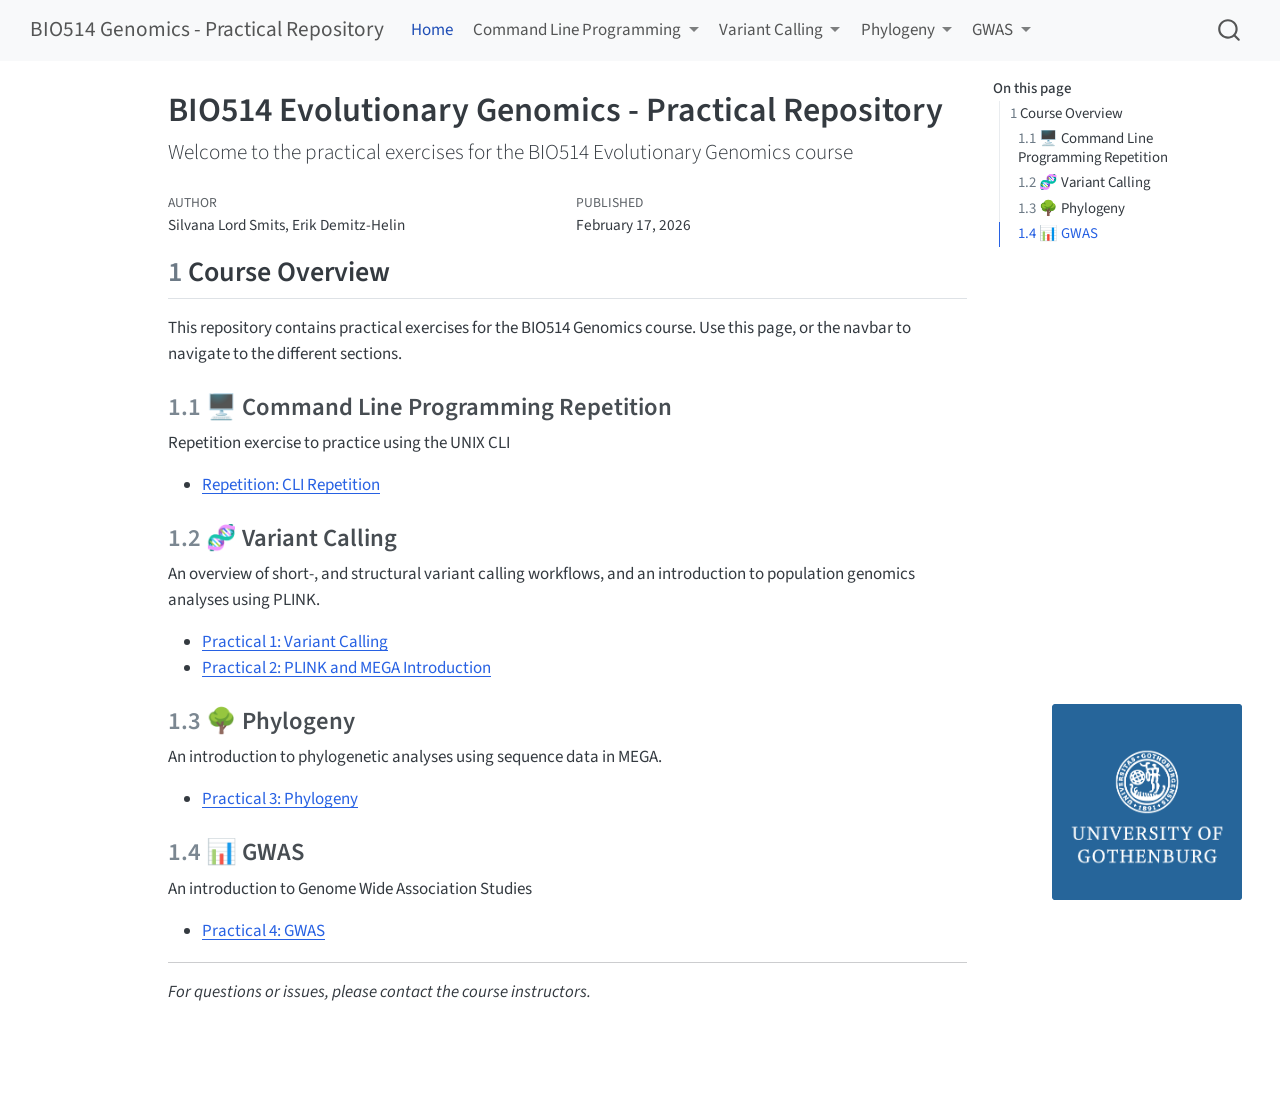
<file: index.html>
<!DOCTYPE html>
<html xmlns="http://www.w3.org/1999/xhtml" lang="en" xml:lang="en"><head>

<meta charset="utf-8">
<meta name="generator" content="quarto-1.8.27">

<meta name="viewport" content="width=device-width, initial-scale=1.0, user-scalable=yes">

<meta name="author" content="Silvana Lord Smits, Erik Demitz-Helin">
<meta name="dcterms.date" content="2026-02-17">

<title>BIO514 Evolutionary Genomics - Practical Repository – BIO514 Genomics - Practical Repository</title>
<style>
code{white-space: pre-wrap;}
span.smallcaps{font-variant: small-caps;}
div.columns{display: flex; gap: min(4vw, 1.5em);}
div.column{flex: auto; overflow-x: auto;}
div.hanging-indent{margin-left: 1.5em; text-indent: -1.5em;}
ul.task-list{list-style: none;}
ul.task-list li input[type="checkbox"] {
  width: 0.8em;
  margin: 0 0.8em 0.2em -1em; /* quarto-specific, see https://github.com/quarto-dev/quarto-cli/issues/4556 */ 
  vertical-align: middle;
}
</style>


<script src="site_libs/quarto-nav/quarto-nav.js"></script>
<script src="site_libs/quarto-nav/headroom.min.js"></script>
<script src="site_libs/clipboard/clipboard.min.js"></script>
<script src="site_libs/quarto-search/autocomplete.umd.js"></script>
<script src="site_libs/quarto-search/fuse.min.js"></script>
<script src="site_libs/quarto-search/quarto-search.js"></script>
<meta name="quarto:offset" content="./">
<script src="site_libs/quarto-html/quarto.js" type="module"></script>
<script src="site_libs/quarto-html/tabsets/tabsets.js" type="module"></script>
<script src="site_libs/quarto-html/axe/axe-check.js" type="module"></script>
<script src="site_libs/quarto-html/popper.min.js"></script>
<script src="site_libs/quarto-html/tippy.umd.min.js"></script>
<script src="site_libs/quarto-html/anchor.min.js"></script>
<link href="site_libs/quarto-html/tippy.css" rel="stylesheet">
<link href="site_libs/quarto-html/quarto-syntax-highlighting-ed96de9b727972fe78a7b5d16c58bf87.css" rel="stylesheet" id="quarto-text-highlighting-styles">
<script src="site_libs/bootstrap/bootstrap.min.js"></script>
<link href="site_libs/bootstrap/bootstrap-icons.css" rel="stylesheet">
<link href="site_libs/bootstrap/bootstrap-ed06b1a8fbb9871e551c89be113db626.min.css" rel="stylesheet" append-hash="true" id="quarto-bootstrap" data-mode="light">
<script id="quarto-search-options" type="application/json">{
  "location": "navbar",
  "copy-button": false,
  "collapse-after": 3,
  "panel-placement": "end",
  "type": "overlay",
  "limit": 50,
  "keyboard-shortcut": [
    "f",
    "/",
    "s"
  ],
  "show-item-context": false,
  "language": {
    "search-no-results-text": "No results",
    "search-matching-documents-text": "matching documents",
    "search-copy-link-title": "Copy link to search",
    "search-hide-matches-text": "Hide additional matches",
    "search-more-match-text": "more match in this document",
    "search-more-matches-text": "more matches in this document",
    "search-clear-button-title": "Clear",
    "search-text-placeholder": "",
    "search-detached-cancel-button-title": "Cancel",
    "search-submit-button-title": "Submit",
    "search-label": "Search"
  }
}</script>


<link rel="stylesheet" href="pages/styles.css">
</head>

<body class="nav-fixed quarto-light">

<div id="quarto-search-results"></div>
  <header id="quarto-header" class="headroom fixed-top">
    <nav class="navbar navbar-expand-lg " data-bs-theme="dark">
      <div class="navbar-container container-fluid">
      <div class="navbar-brand-container mx-auto">
    <a class="navbar-brand" href="./index.html">
    <span class="navbar-title">BIO514 Genomics - Practical Repository</span>
    </a>
  </div>
            <div id="quarto-search" class="" title="Search"></div>
          <button class="navbar-toggler" type="button" data-bs-toggle="collapse" data-bs-target="#navbarCollapse" aria-controls="navbarCollapse" role="menu" aria-expanded="false" aria-label="Toggle navigation" onclick="if (window.quartoToggleHeadroom) { window.quartoToggleHeadroom(); }">
  <span class="navbar-toggler-icon"></span>
</button>
          <div class="collapse navbar-collapse" id="navbarCollapse">
            <ul class="navbar-nav navbar-nav-scroll me-auto">
  <li class="nav-item">
    <a class="nav-link active" href="./index.html" aria-current="page"> 
<span class="menu-text">Home</span></a>
  </li>  
  <li class="nav-item dropdown ">
    <a class="nav-link dropdown-toggle" href="#" id="nav-menu-command-line-programming" role="link" data-bs-toggle="dropdown" aria-expanded="false">
 <span class="menu-text">Command Line Programming</span>
    </a>
    <ul class="dropdown-menu" aria-labelledby="nav-menu-command-line-programming">    
        <li class="dropdown-header">Command Line Programming Repetition</li>
        <li>
    <a class="dropdown-item" href="./practicals/Practicals - CLI/PRACTICAL_COMMAND_LINE_REPETITION.html">
 <span class="dropdown-text">Repetition: CLI Repetition</span></a>
  </li>  
    </ul>
  </li>
  <li class="nav-item dropdown ">
    <a class="nav-link dropdown-toggle" href="#" id="nav-menu-variant-calling" role="link" data-bs-toggle="dropdown" aria-expanded="false">
 <span class="menu-text">Variant Calling</span>
    </a>
    <ul class="dropdown-menu" aria-labelledby="nav-menu-variant-calling">    
        <li class="dropdown-header">Variant Calling</li>
        <li>
    <a class="dropdown-item" href="./practicals/Practicals - Variant Calling/PRACTICAL_VARIANT_CALLING.html">
 <span class="dropdown-text">Practical 1: Variant Calling</span></a>
  </li>  
        <li>
    <a class="dropdown-item" href="./practicals/Practicals - Variant Calling/PRACTICAL_PLINK_INTRO.qmd">
 <span class="dropdown-text">Practical 2: PLINK Introduction</span></a>
  </li>  
    </ul>
  </li>
  <li class="nav-item dropdown ">
    <a class="nav-link dropdown-toggle" href="#" id="nav-menu-phylogeny" role="link" data-bs-toggle="dropdown" aria-expanded="false">
 <span class="menu-text">Phylogeny</span>
    </a>
    <ul class="dropdown-menu" aria-labelledby="nav-menu-phylogeny">    
        <li>
    <a class="dropdown-item" href="./practicals/Practicals - Phylogeny/PRACTICAL_PHYLOGENY.html">
 <span class="dropdown-text">Practical 3: Phylogeny</span></a>
  </li>  
    </ul>
  </li>
  <li class="nav-item dropdown ">
    <a class="nav-link dropdown-toggle" href="#" id="nav-menu-gwas" role="link" data-bs-toggle="dropdown" aria-expanded="false">
 <span class="menu-text">GWAS</span>
    </a>
    <ul class="dropdown-menu" aria-labelledby="nav-menu-gwas">    
        <li>
    <a class="dropdown-item" href="./practicals/Practicals - Phylogeny/PRACTICAL_GWAS.qmd">
 <span class="dropdown-text">Practical 3: GWAS</span></a>
  </li>  
    </ul>
  </li>
</ul>
          </div> <!-- /navcollapse -->
            <div class="quarto-navbar-tools">
</div>
      </div> <!-- /container-fluid -->
    </nav>
</header>
<!-- content -->
<div id="quarto-content" class="quarto-container page-columns page-rows-contents page-layout-article page-navbar">
<!-- sidebar -->
<!-- margin-sidebar -->
    <div id="quarto-margin-sidebar" class="sidebar margin-sidebar">
        <nav id="TOC" role="doc-toc" class="toc-active">
    <h2 id="toc-title">On this page</h2>
   
  <ul>
  <li><a href="#course-overview" id="toc-course-overview" class="nav-link active" data-scroll-target="#course-overview"><span class="header-section-number">1</span> Course Overview</a>
  <ul class="collapse">
  <li><a href="#command-line-programming-repetition" id="toc-command-line-programming-repetition" class="nav-link" data-scroll-target="#command-line-programming-repetition"><span class="header-section-number">1.1</span> 🖥️ Command Line Programming Repetition</a></li>
  <li><a href="#variant-calling" id="toc-variant-calling" class="nav-link" data-scroll-target="#variant-calling"><span class="header-section-number">1.2</span> 🧬 Variant Calling</a></li>
  <li><a href="#phylogeny" id="toc-phylogeny" class="nav-link" data-scroll-target="#phylogeny"><span class="header-section-number">1.3</span> 🌳 Phylogeny</a></li>
  <li><a href="#gwas" id="toc-gwas" class="nav-link" data-scroll-target="#gwas"><span class="header-section-number">1.4</span> 📊 GWAS</a></li>
  </ul></li>
  </ul>
</nav>
    </div>
<!-- main -->
<main class="content" id="quarto-document-content">

<header id="title-block-header" class="quarto-title-block default">
<div class="quarto-title">
<h1 class="title">BIO514 Evolutionary Genomics - Practical Repository</h1>
<p class="subtitle lead">Welcome to the practical exercises for the BIO514 Evolutionary Genomics course</p>
</div>



<div class="quarto-title-meta">

    <div>
    <div class="quarto-title-meta-heading">Author</div>
    <div class="quarto-title-meta-contents">
             <p>Silvana Lord Smits, Erik Demitz-Helin </p>
          </div>
  </div>
    
    <div>
    <div class="quarto-title-meta-heading">Published</div>
    <div class="quarto-title-meta-contents">
      <p class="date">February 17, 2026</p>
    </div>
  </div>
  
    
  </div>
  


</header>


<section id="course-overview" class="level2" data-number="1">
<h2 data-number="1" class="anchored" data-anchor-id="course-overview"><span class="header-section-number">1</span> Course Overview</h2>
<p>This repository contains practical exercises for the BIO514 Genomics course. Use this page, or the navbar to navigate to the different sections.</p>
<section id="command-line-programming-repetition" class="level3" data-number="1.1">
<h3 data-number="1.1" class="anchored" data-anchor-id="command-line-programming-repetition"><span class="header-section-number">1.1</span> 🖥️ Command Line Programming Repetition</h3>
<p>Repetition exercise to practice using the UNIX CLI</p>
<ul>
<li><strong><a href="./practicals/Practicals - CLI/PRACTICAL_COMMAND_LINE_REPETITION.html">Repetition: CLI Repetition</a></strong></li>
</ul>
</section>
<section id="variant-calling" class="level3" data-number="1.2">
<h3 data-number="1.2" class="anchored" data-anchor-id="variant-calling"><span class="header-section-number">1.2</span> 🧬 Variant Calling</h3>
<p>An overview of short-, and structural variant calling workflows, and an introduction to population genomics analyses using PLINK.</p>
<ul>
<li><strong><a href="./practicals/Practicals - Variant Calling/PRACTICAL_VARIANT_CALLING.html">Practical 1: Variant Calling</a></strong></li>
<li><strong><a href="./practicals/Practicals - Variant Calling/PRACTICAL_PLINK_MEGA_INTRO.html">Practical 2: PLINK and MEGA Introduction</a></strong></li>
</ul>
</section>
<section id="phylogeny" class="level3" data-number="1.3">
<h3 data-number="1.3" class="anchored" data-anchor-id="phylogeny"><span class="header-section-number">1.3</span> 🌳 Phylogeny</h3>
<p>An introduction to phylogenetic analyses using sequence data in MEGA.</p>
<ul>
<li><strong><a href="./practicals/Practicals - Phylogeny/PRACTICAL_PHYLOGENY.html">Practical 3: Phylogeny</a></strong></li>
</ul>
</section>
<section id="gwas" class="level3" data-number="1.4">
<h3 data-number="1.4" class="anchored" data-anchor-id="gwas"><span class="header-section-number">1.4</span> 📊 GWAS</h3>
<p>An introduction to Genome Wide Association Studies</p>
<ul>
<li><strong><a href="./practicals/Practicals - GWAS/PRACTICAL_GWAS.html">Practical 4: GWAS</a></strong></li>
</ul>
<hr>
<p><em>For questions or issues, please contact the course instructors.</em></p>


</section>
</section>

</main> <!-- /main -->
<script id="quarto-html-after-body" type="application/javascript">
  window.document.addEventListener("DOMContentLoaded", function (event) {
    const icon = "";
    const anchorJS = new window.AnchorJS();
    anchorJS.options = {
      placement: 'right',
      icon: icon
    };
    anchorJS.add('.anchored');
    const isCodeAnnotation = (el) => {
      for (const clz of el.classList) {
        if (clz.startsWith('code-annotation-')) {                     
          return true;
        }
      }
      return false;
    }
    const onCopySuccess = function(e) {
      // button target
      const button = e.trigger;
      // don't keep focus
      button.blur();
      // flash "checked"
      button.classList.add('code-copy-button-checked');
      var currentTitle = button.getAttribute("title");
      button.setAttribute("title", "Copied!");
      let tooltip;
      if (window.bootstrap) {
        button.setAttribute("data-bs-toggle", "tooltip");
        button.setAttribute("data-bs-placement", "left");
        button.setAttribute("data-bs-title", "Copied!");
        tooltip = new bootstrap.Tooltip(button, 
          { trigger: "manual", 
            customClass: "code-copy-button-tooltip",
            offset: [0, -8]});
        tooltip.show();    
      }
      setTimeout(function() {
        if (tooltip) {
          tooltip.hide();
          button.removeAttribute("data-bs-title");
          button.removeAttribute("data-bs-toggle");
          button.removeAttribute("data-bs-placement");
        }
        button.setAttribute("title", currentTitle);
        button.classList.remove('code-copy-button-checked');
      }, 1000);
      // clear code selection
      e.clearSelection();
    }
    const getTextToCopy = function(trigger) {
      const outerScaffold = trigger.parentElement.cloneNode(true);
      const codeEl = outerScaffold.querySelector('code');
      for (const childEl of codeEl.children) {
        if (isCodeAnnotation(childEl)) {
          childEl.remove();
        }
      }
      return codeEl.innerText;
    }
    const clipboard = new window.ClipboardJS('.code-copy-button:not([data-in-quarto-modal])', {
      text: getTextToCopy
    });
    clipboard.on('success', onCopySuccess);
    if (window.document.getElementById('quarto-embedded-source-code-modal')) {
      const clipboardModal = new window.ClipboardJS('.code-copy-button[data-in-quarto-modal]', {
        text: getTextToCopy,
        container: window.document.getElementById('quarto-embedded-source-code-modal')
      });
      clipboardModal.on('success', onCopySuccess);
    }
      var localhostRegex = new RegExp(/^(?:http|https):\/\/localhost\:?[0-9]*\//);
      var mailtoRegex = new RegExp(/^mailto:/);
        var filterRegex = new RegExp("https:\/\/dodslaser\.github\.io\/BIO514-2026\/");
      var isInternal = (href) => {
          return filterRegex.test(href) || localhostRegex.test(href) || mailtoRegex.test(href);
      }
      // Inspect non-navigation links and adorn them if external
     var links = window.document.querySelectorAll('a[href]:not(.nav-link):not(.navbar-brand):not(.toc-action):not(.sidebar-link):not(.sidebar-item-toggle):not(.pagination-link):not(.no-external):not([aria-hidden]):not(.dropdown-item):not(.quarto-navigation-tool):not(.about-link)');
      for (var i=0; i<links.length; i++) {
        const link = links[i];
        if (!isInternal(link.href)) {
          // undo the damage that might have been done by quarto-nav.js in the case of
          // links that we want to consider external
          if (link.dataset.originalHref !== undefined) {
            link.href = link.dataset.originalHref;
          }
            // target, if specified
            link.setAttribute("target", "_blank");
            if (link.getAttribute("rel") === null) {
              link.setAttribute("rel", "noopener");
            }
        }
      }
    function tippyHover(el, contentFn, onTriggerFn, onUntriggerFn) {
      const config = {
        allowHTML: true,
        maxWidth: 500,
        delay: 100,
        arrow: false,
        appendTo: function(el) {
            return el.parentElement;
        },
        interactive: true,
        interactiveBorder: 10,
        theme: 'quarto',
        placement: 'bottom-start',
      };
      if (contentFn) {
        config.content = contentFn;
      }
      if (onTriggerFn) {
        config.onTrigger = onTriggerFn;
      }
      if (onUntriggerFn) {
        config.onUntrigger = onUntriggerFn;
      }
      window.tippy(el, config); 
    }
    const noterefs = window.document.querySelectorAll('a[role="doc-noteref"]');
    for (var i=0; i<noterefs.length; i++) {
      const ref = noterefs[i];
      tippyHover(ref, function() {
        // use id or data attribute instead here
        let href = ref.getAttribute('data-footnote-href') || ref.getAttribute('href');
        try { href = new URL(href).hash; } catch {}
        const id = href.replace(/^#\/?/, "");
        const note = window.document.getElementById(id);
        if (note) {
          return note.innerHTML;
        } else {
          return "";
        }
      });
    }
    const xrefs = window.document.querySelectorAll('a.quarto-xref');
    const processXRef = (id, note) => {
      // Strip column container classes
      const stripColumnClz = (el) => {
        el.classList.remove("page-full", "page-columns");
        if (el.children) {
          for (const child of el.children) {
            stripColumnClz(child);
          }
        }
      }
      stripColumnClz(note)
      if (id === null || id.startsWith('sec-')) {
        // Special case sections, only their first couple elements
        const container = document.createElement("div");
        if (note.children && note.children.length > 2) {
          container.appendChild(note.children[0].cloneNode(true));
          for (let i = 1; i < note.children.length; i++) {
            const child = note.children[i];
            if (child.tagName === "P" && child.innerText === "") {
              continue;
            } else {
              container.appendChild(child.cloneNode(true));
              break;
            }
          }
          if (window.Quarto?.typesetMath) {
            window.Quarto.typesetMath(container);
          }
          return container.innerHTML
        } else {
          if (window.Quarto?.typesetMath) {
            window.Quarto.typesetMath(note);
          }
          return note.innerHTML;
        }
      } else {
        // Remove any anchor links if they are present
        const anchorLink = note.querySelector('a.anchorjs-link');
        if (anchorLink) {
          anchorLink.remove();
        }
        if (window.Quarto?.typesetMath) {
          window.Quarto.typesetMath(note);
        }
        if (note.classList.contains("callout")) {
          return note.outerHTML;
        } else {
          return note.innerHTML;
        }
      }
    }
    for (var i=0; i<xrefs.length; i++) {
      const xref = xrefs[i];
      tippyHover(xref, undefined, function(instance) {
        instance.disable();
        let url = xref.getAttribute('href');
        let hash = undefined; 
        if (url.startsWith('#')) {
          hash = url;
        } else {
          try { hash = new URL(url).hash; } catch {}
        }
        if (hash) {
          const id = hash.replace(/^#\/?/, "");
          const note = window.document.getElementById(id);
          if (note !== null) {
            try {
              const html = processXRef(id, note.cloneNode(true));
              instance.setContent(html);
            } finally {
              instance.enable();
              instance.show();
            }
          } else {
            // See if we can fetch this
            fetch(url.split('#')[0])
            .then(res => res.text())
            .then(html => {
              const parser = new DOMParser();
              const htmlDoc = parser.parseFromString(html, "text/html");
              const note = htmlDoc.getElementById(id);
              if (note !== null) {
                const html = processXRef(id, note);
                instance.setContent(html);
              } 
            }).finally(() => {
              instance.enable();
              instance.show();
            });
          }
        } else {
          // See if we can fetch a full url (with no hash to target)
          // This is a special case and we should probably do some content thinning / targeting
          fetch(url)
          .then(res => res.text())
          .then(html => {
            const parser = new DOMParser();
            const htmlDoc = parser.parseFromString(html, "text/html");
            const note = htmlDoc.querySelector('main.content');
            if (note !== null) {
              // This should only happen for chapter cross references
              // (since there is no id in the URL)
              // remove the first header
              if (note.children.length > 0 && note.children[0].tagName === "HEADER") {
                note.children[0].remove();
              }
              const html = processXRef(null, note);
              instance.setContent(html);
            } 
          }).finally(() => {
            instance.enable();
            instance.show();
          });
        }
      }, function(instance) {
      });
    }
        let selectedAnnoteEl;
        const selectorForAnnotation = ( cell, annotation) => {
          let cellAttr = 'data-code-cell="' + cell + '"';
          let lineAttr = 'data-code-annotation="' +  annotation + '"';
          const selector = 'span[' + cellAttr + '][' + lineAttr + ']';
          return selector;
        }
        const selectCodeLines = (annoteEl) => {
          const doc = window.document;
          const targetCell = annoteEl.getAttribute("data-target-cell");
          const targetAnnotation = annoteEl.getAttribute("data-target-annotation");
          const annoteSpan = window.document.querySelector(selectorForAnnotation(targetCell, targetAnnotation));
          const lines = annoteSpan.getAttribute("data-code-lines").split(",");
          const lineIds = lines.map((line) => {
            return targetCell + "-" + line;
          })
          let top = null;
          let height = null;
          let parent = null;
          if (lineIds.length > 0) {
              //compute the position of the single el (top and bottom and make a div)
              const el = window.document.getElementById(lineIds[0]);
              top = el.offsetTop;
              height = el.offsetHeight;
              parent = el.parentElement.parentElement;
            if (lineIds.length > 1) {
              const lastEl = window.document.getElementById(lineIds[lineIds.length - 1]);
              const bottom = lastEl.offsetTop + lastEl.offsetHeight;
              height = bottom - top;
            }
            if (top !== null && height !== null && parent !== null) {
              // cook up a div (if necessary) and position it 
              let div = window.document.getElementById("code-annotation-line-highlight");
              if (div === null) {
                div = window.document.createElement("div");
                div.setAttribute("id", "code-annotation-line-highlight");
                div.style.position = 'absolute';
                parent.appendChild(div);
              }
              div.style.top = top - 2 + "px";
              div.style.height = height + 4 + "px";
              div.style.left = 0;
              let gutterDiv = window.document.getElementById("code-annotation-line-highlight-gutter");
              if (gutterDiv === null) {
                gutterDiv = window.document.createElement("div");
                gutterDiv.setAttribute("id", "code-annotation-line-highlight-gutter");
                gutterDiv.style.position = 'absolute';
                const codeCell = window.document.getElementById(targetCell);
                const gutter = codeCell.querySelector('.code-annotation-gutter');
                gutter.appendChild(gutterDiv);
              }
              gutterDiv.style.top = top - 2 + "px";
              gutterDiv.style.height = height + 4 + "px";
            }
            selectedAnnoteEl = annoteEl;
          }
        };
        const unselectCodeLines = () => {
          const elementsIds = ["code-annotation-line-highlight", "code-annotation-line-highlight-gutter"];
          elementsIds.forEach((elId) => {
            const div = window.document.getElementById(elId);
            if (div) {
              div.remove();
            }
          });
          selectedAnnoteEl = undefined;
        };
          // Handle positioning of the toggle
      window.addEventListener(
        "resize",
        throttle(() => {
          elRect = undefined;
          if (selectedAnnoteEl) {
            selectCodeLines(selectedAnnoteEl);
          }
        }, 10)
      );
      function throttle(fn, ms) {
      let throttle = false;
      let timer;
        return (...args) => {
          if(!throttle) { // first call gets through
              fn.apply(this, args);
              throttle = true;
          } else { // all the others get throttled
              if(timer) clearTimeout(timer); // cancel #2
              timer = setTimeout(() => {
                fn.apply(this, args);
                timer = throttle = false;
              }, ms);
          }
        };
      }
        // Attach click handler to the DT
        const annoteDls = window.document.querySelectorAll('dt[data-target-cell]');
        for (const annoteDlNode of annoteDls) {
          annoteDlNode.addEventListener('click', (event) => {
            const clickedEl = event.target;
            if (clickedEl !== selectedAnnoteEl) {
              unselectCodeLines();
              const activeEl = window.document.querySelector('dt[data-target-cell].code-annotation-active');
              if (activeEl) {
                activeEl.classList.remove('code-annotation-active');
              }
              selectCodeLines(clickedEl);
              clickedEl.classList.add('code-annotation-active');
            } else {
              // Unselect the line
              unselectCodeLines();
              clickedEl.classList.remove('code-annotation-active');
            }
          });
        }
    const findCites = (el) => {
      const parentEl = el.parentElement;
      if (parentEl) {
        const cites = parentEl.dataset.cites;
        if (cites) {
          return {
            el,
            cites: cites.split(' ')
          };
        } else {
          return findCites(el.parentElement)
        }
      } else {
        return undefined;
      }
    };
    var bibliorefs = window.document.querySelectorAll('a[role="doc-biblioref"]');
    for (var i=0; i<bibliorefs.length; i++) {
      const ref = bibliorefs[i];
      const citeInfo = findCites(ref);
      if (citeInfo) {
        tippyHover(citeInfo.el, function() {
          var popup = window.document.createElement('div');
          citeInfo.cites.forEach(function(cite) {
            var citeDiv = window.document.createElement('div');
            citeDiv.classList.add('hanging-indent');
            citeDiv.classList.add('csl-entry');
            var biblioDiv = window.document.getElementById('ref-' + cite);
            if (biblioDiv) {
              citeDiv.innerHTML = biblioDiv.innerHTML;
            }
            popup.appendChild(citeDiv);
          });
          return popup.innerHTML;
        });
      }
    }
  });
  </script>
</div> <!-- /content -->




</body></html>
</file>
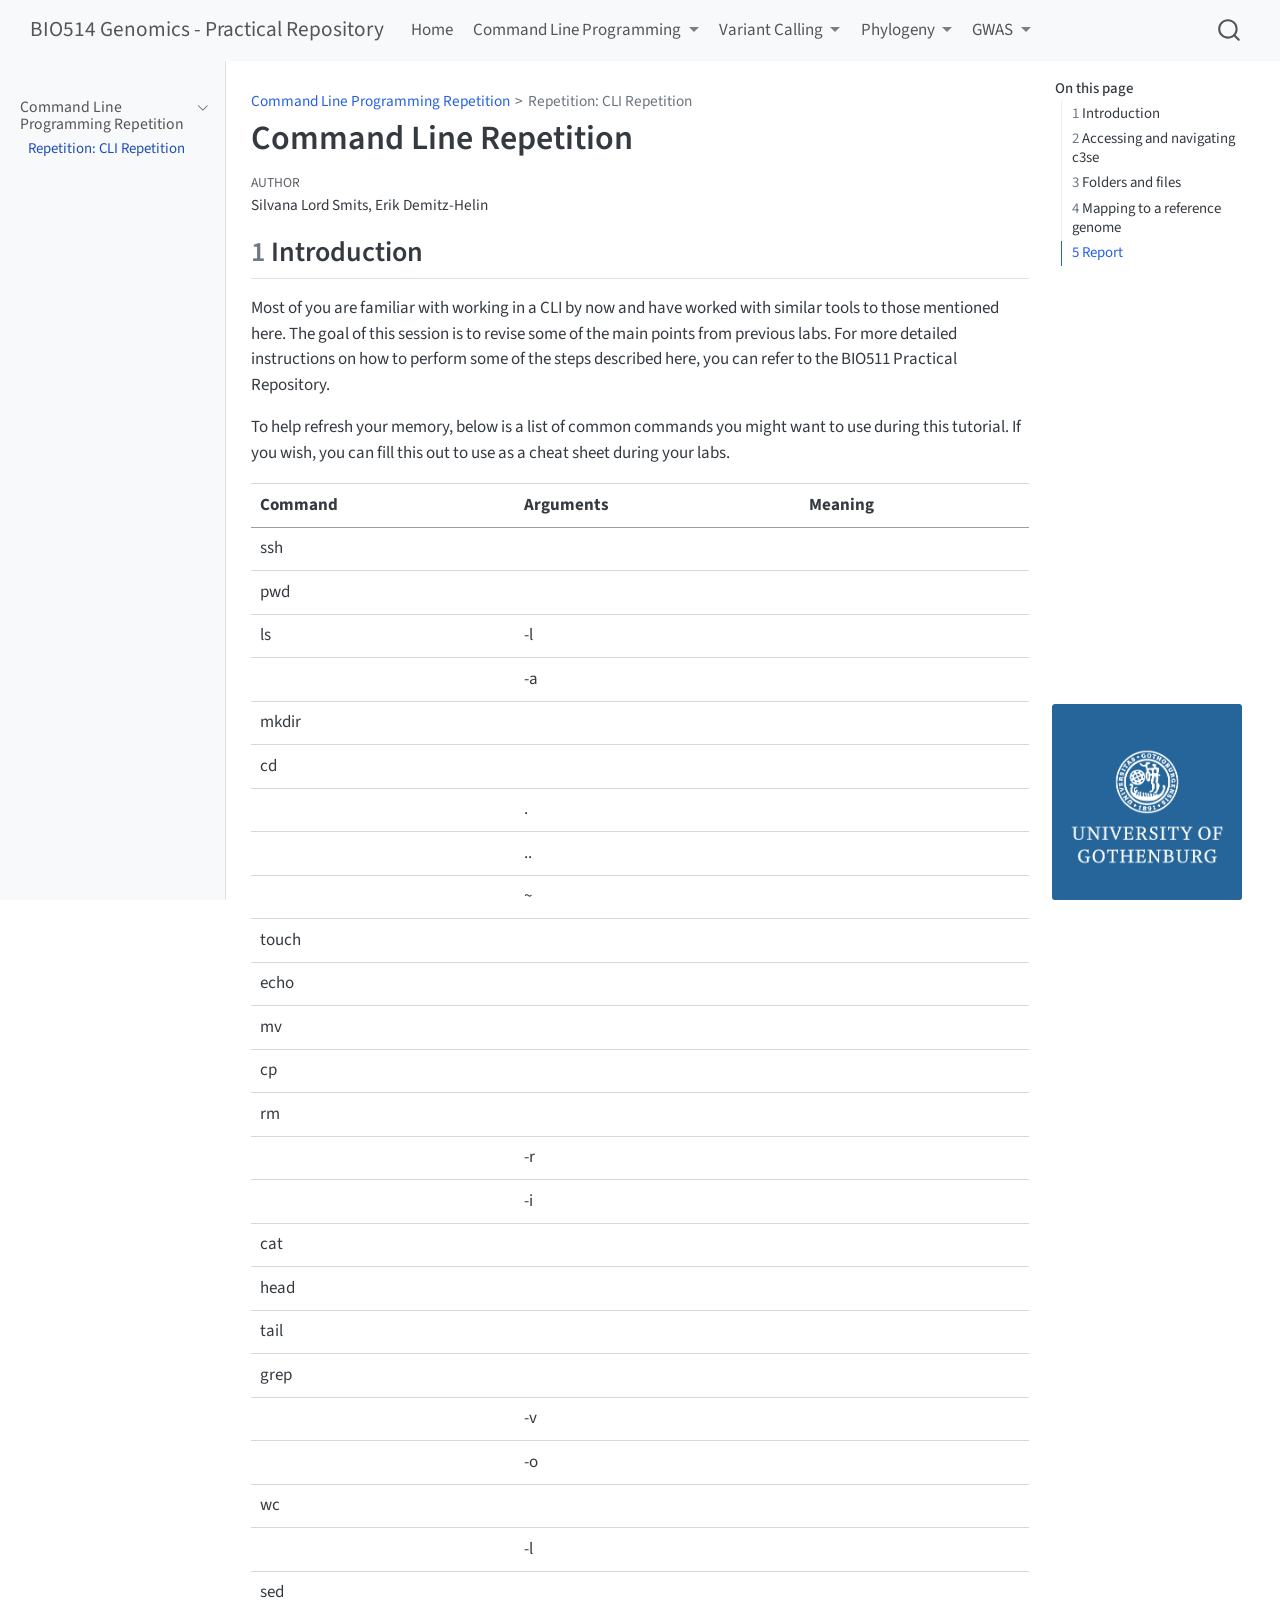
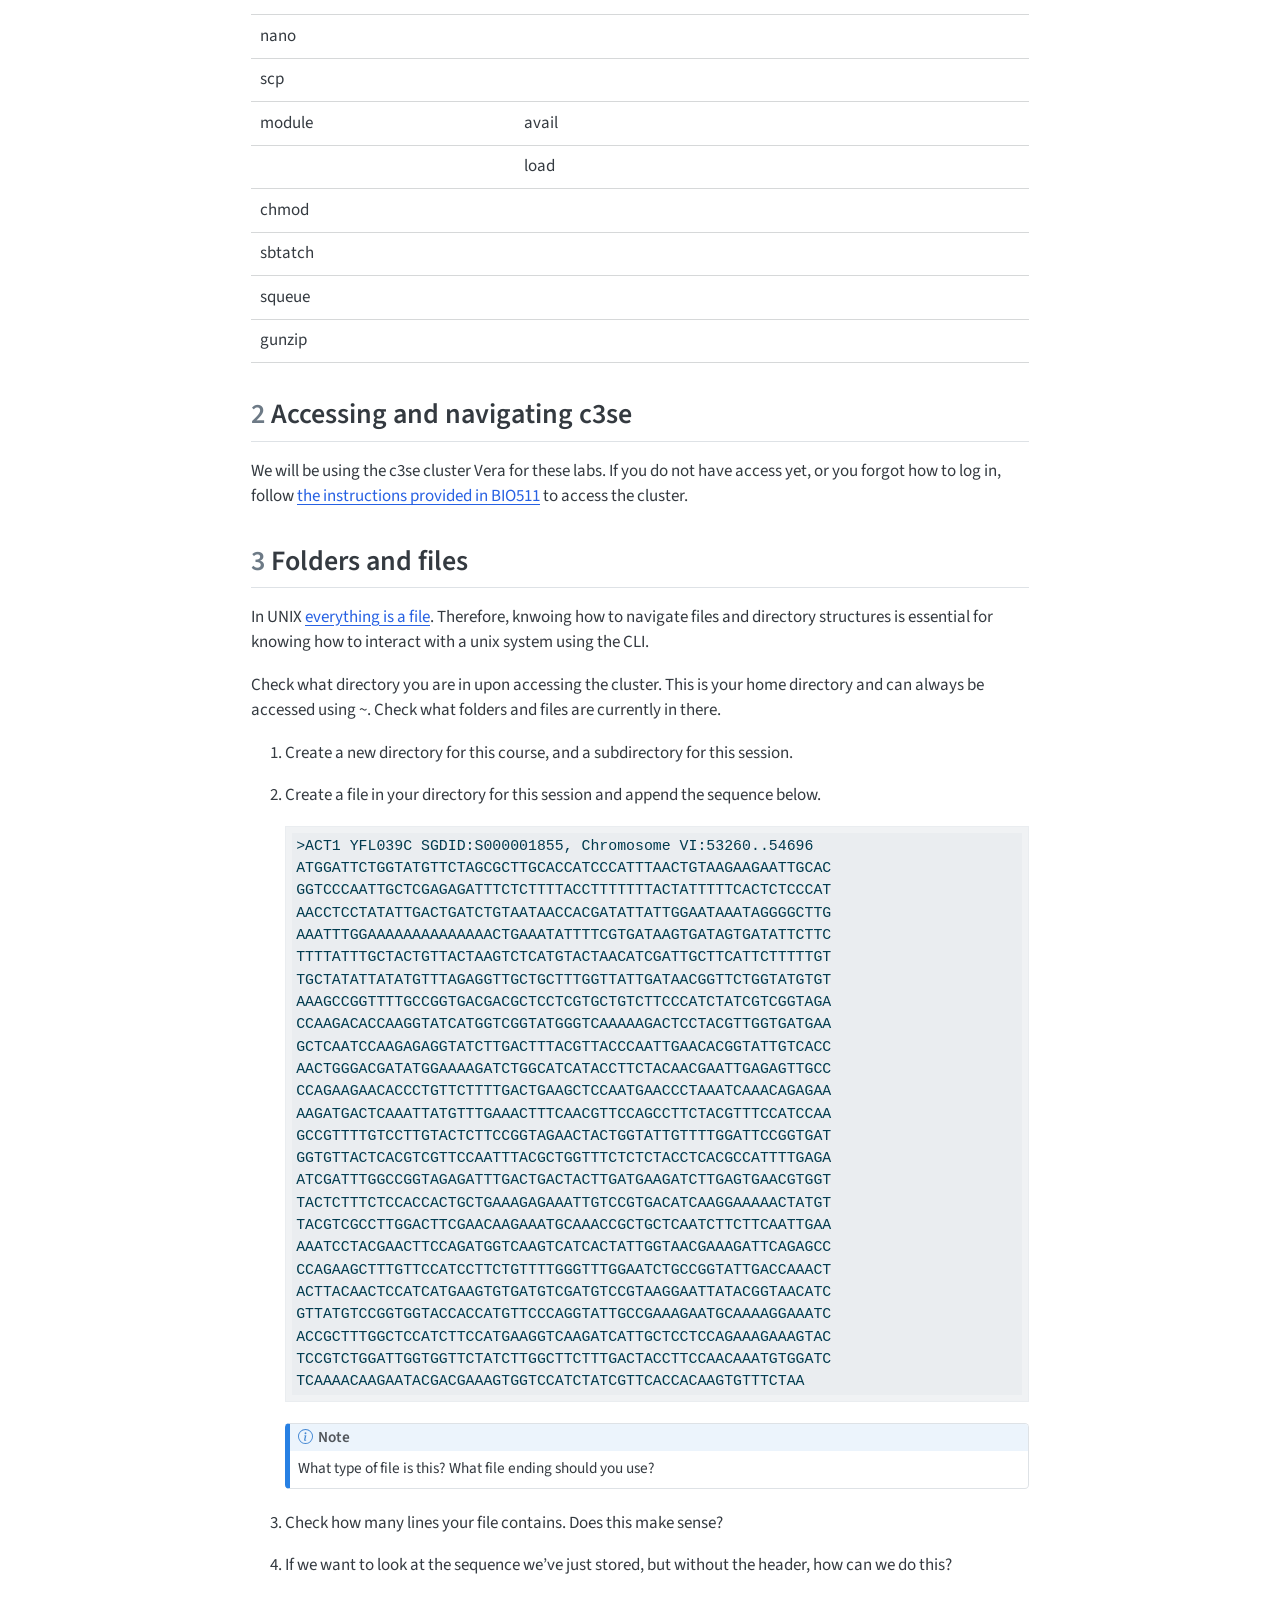
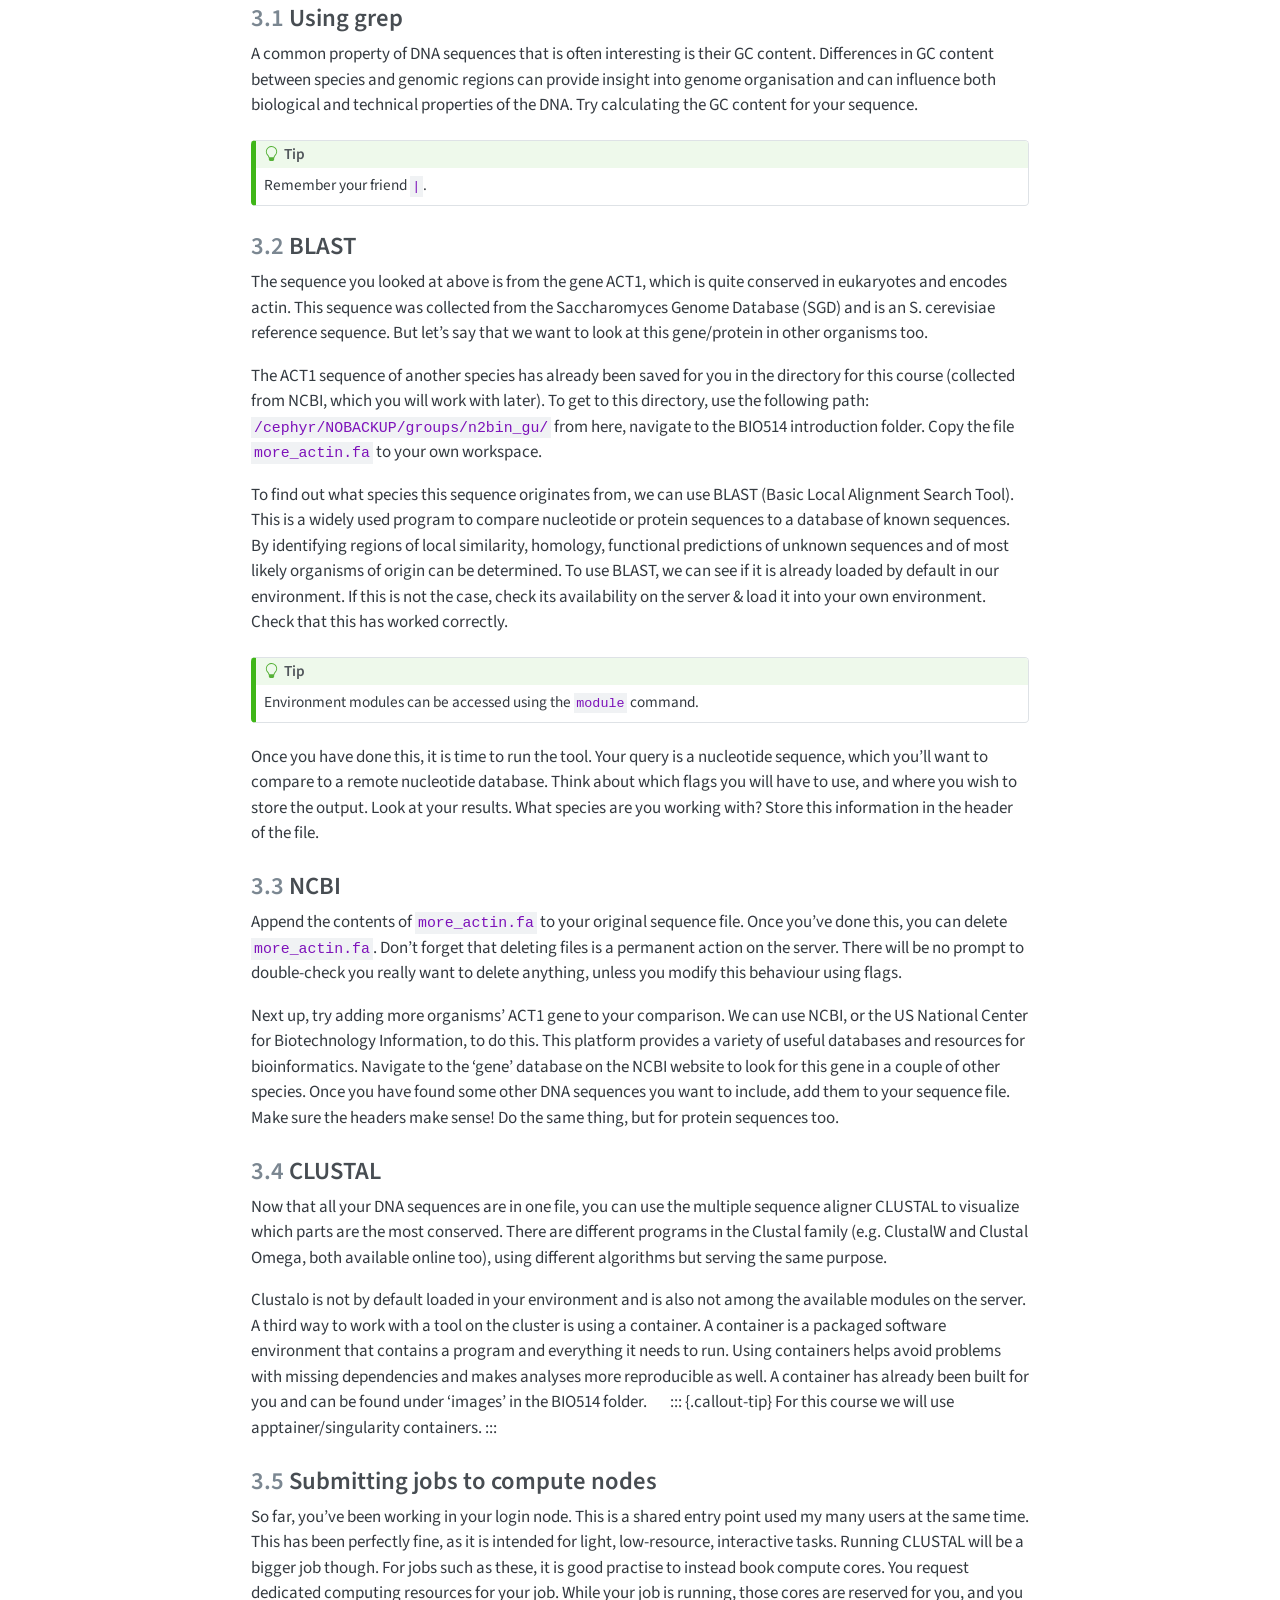
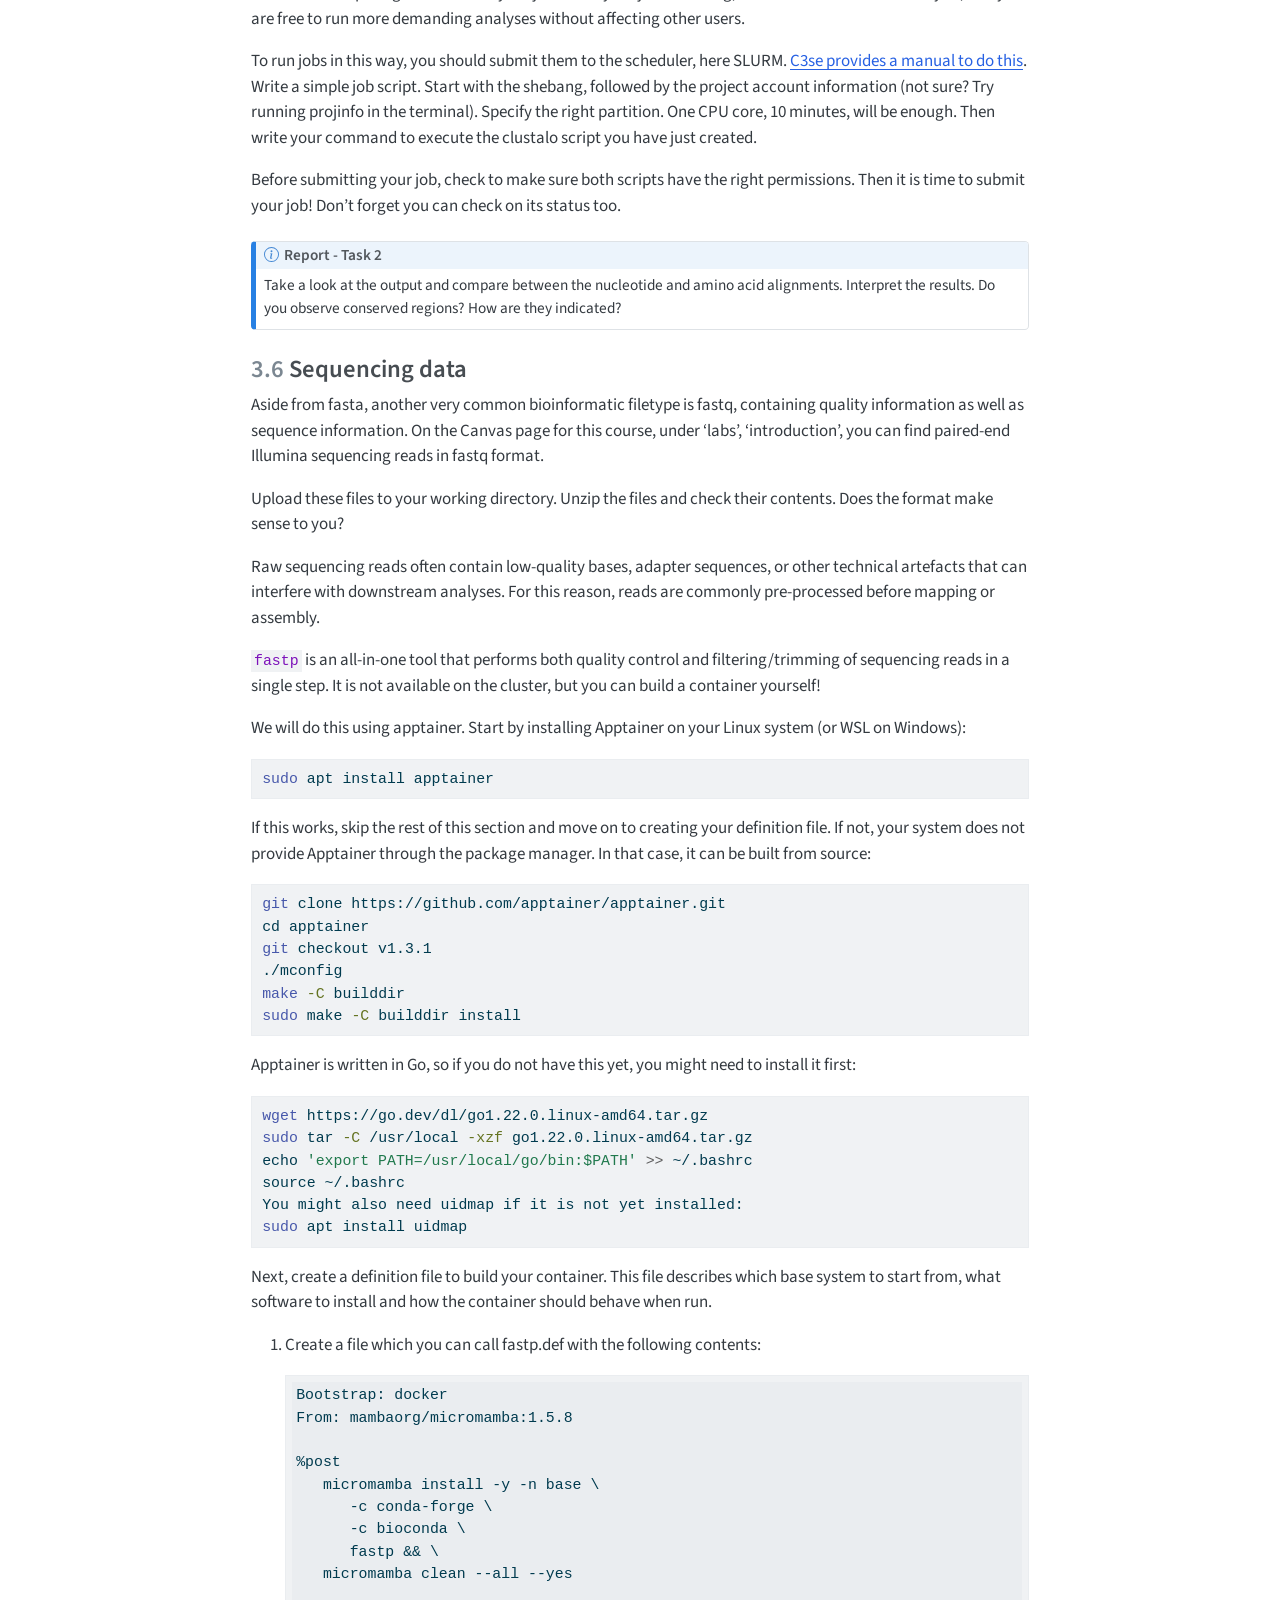
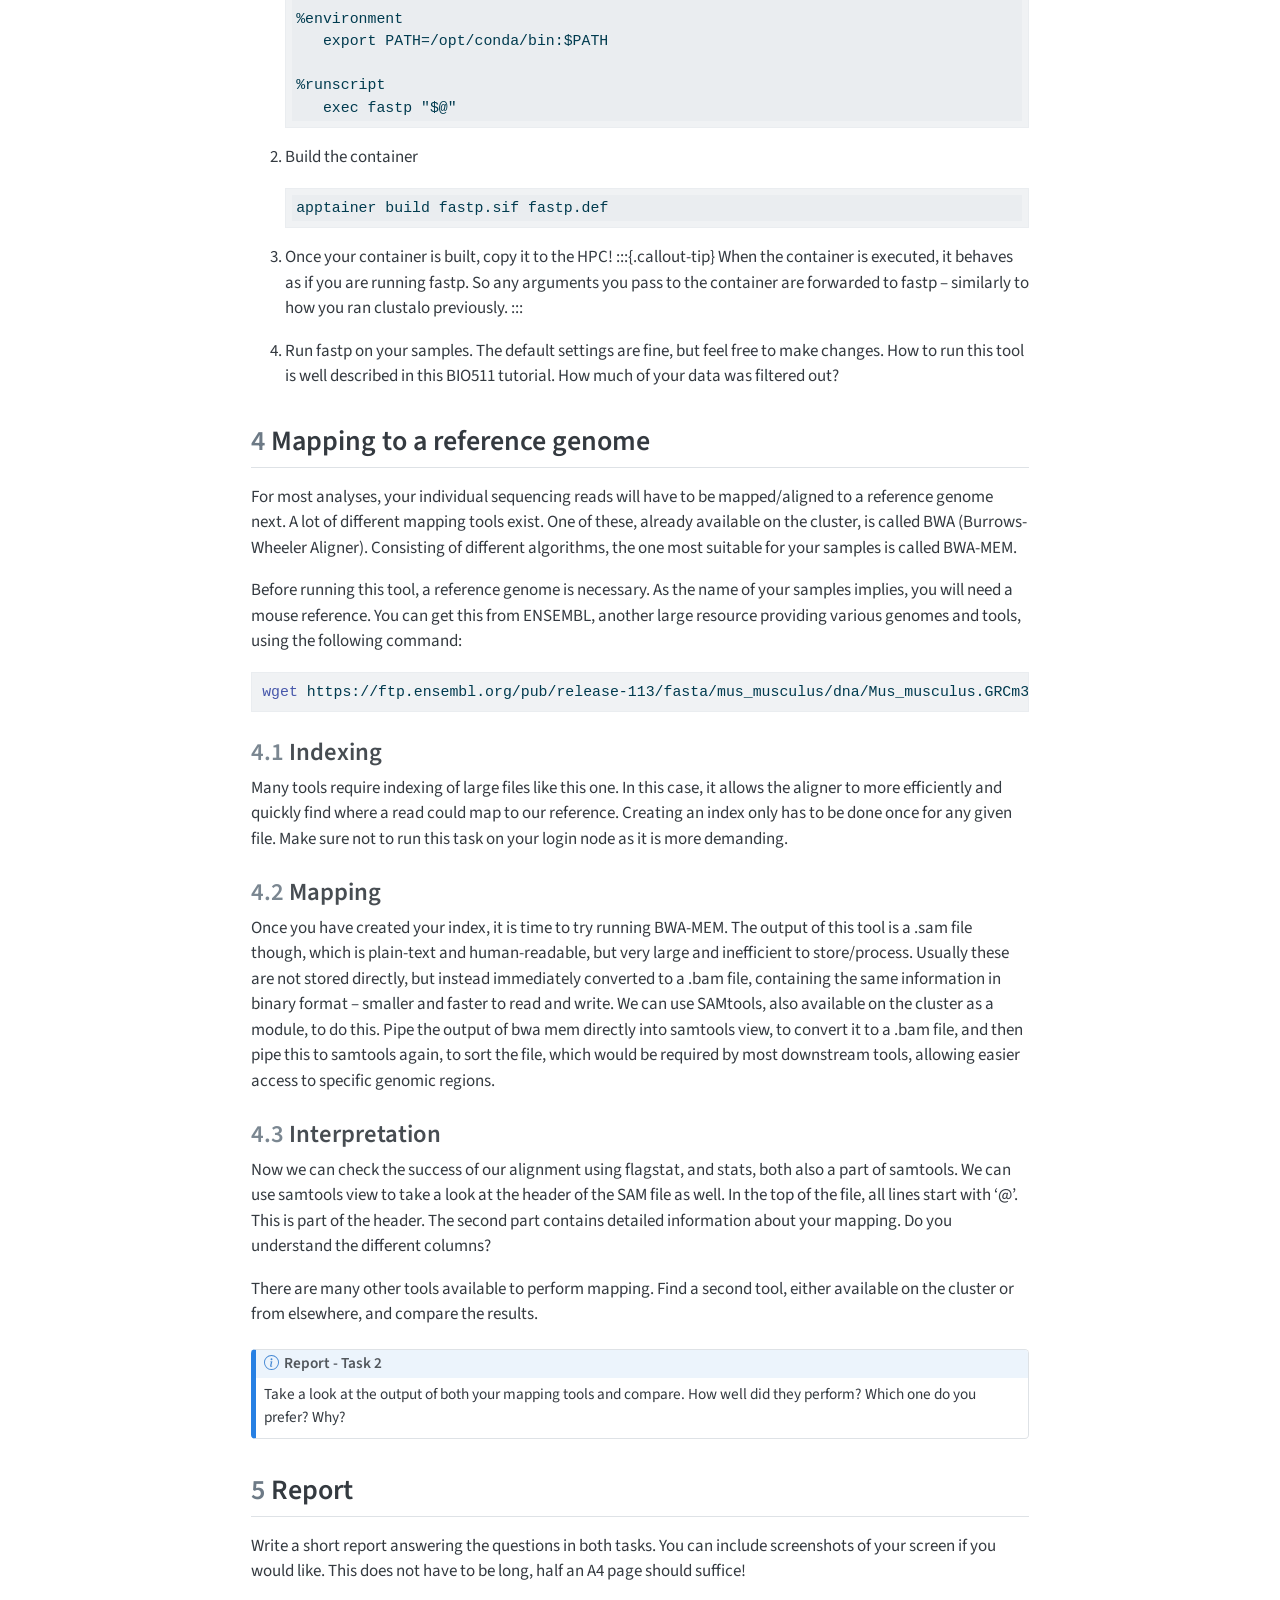
<file: practicals/Practicals - CLI/PRACTICAL_COMMAND_LINE_REPETITION.html>
<!DOCTYPE html>
<html xmlns="http://www.w3.org/1999/xhtml" lang="en" xml:lang="en"><head>

<meta charset="utf-8">
<meta name="generator" content="quarto-1.8.27">

<meta name="viewport" content="width=device-width, initial-scale=1.0, user-scalable=yes">

<meta name="author" content="Silvana Lord Smits, Erik Demitz-Helin">

<title>Command Line Repetition – BIO514 Genomics - Practical Repository</title>
<style>
code{white-space: pre-wrap;}
span.smallcaps{font-variant: small-caps;}
div.columns{display: flex; gap: min(4vw, 1.5em);}
div.column{flex: auto; overflow-x: auto;}
div.hanging-indent{margin-left: 1.5em; text-indent: -1.5em;}
ul.task-list{list-style: none;}
ul.task-list li input[type="checkbox"] {
  width: 0.8em;
  margin: 0 0.8em 0.2em -1em; /* quarto-specific, see https://github.com/quarto-dev/quarto-cli/issues/4556 */ 
  vertical-align: middle;
}
/* CSS for syntax highlighting */
html { -webkit-text-size-adjust: 100%; }
pre > code.sourceCode { white-space: pre; position: relative; }
pre > code.sourceCode > span { display: inline-block; line-height: 1.25; }
pre > code.sourceCode > span:empty { height: 1.2em; }
.sourceCode { overflow: visible; }
code.sourceCode > span { color: inherit; text-decoration: inherit; }
div.sourceCode { margin: 1em 0; }
pre.sourceCode { margin: 0; }
@media screen {
div.sourceCode { overflow: auto; }
}
@media print {
pre > code.sourceCode { white-space: pre-wrap; }
pre > code.sourceCode > span { text-indent: -5em; padding-left: 5em; }
}
pre.numberSource code
  { counter-reset: source-line 0; }
pre.numberSource code > span
  { position: relative; left: -4em; counter-increment: source-line; }
pre.numberSource code > span > a:first-child::before
  { content: counter(source-line);
    position: relative; left: -1em; text-align: right; vertical-align: baseline;
    border: none; display: inline-block;
    -webkit-touch-callout: none; -webkit-user-select: none;
    -khtml-user-select: none; -moz-user-select: none;
    -ms-user-select: none; user-select: none;
    padding: 0 4px; width: 4em;
  }
pre.numberSource { margin-left: 3em;  padding-left: 4px; }
div.sourceCode
  {   }
@media screen {
pre > code.sourceCode > span > a:first-child::before { text-decoration: underline; }
}
</style>


<script src="../../site_libs/quarto-nav/quarto-nav.js"></script>
<script src="../../site_libs/quarto-nav/headroom.min.js"></script>
<script src="../../site_libs/clipboard/clipboard.min.js"></script>
<script src="../../site_libs/quarto-search/autocomplete.umd.js"></script>
<script src="../../site_libs/quarto-search/fuse.min.js"></script>
<script src="../../site_libs/quarto-search/quarto-search.js"></script>
<meta name="quarto:offset" content="../../">
<script src="../../site_libs/quarto-html/quarto.js" type="module"></script>
<script src="../../site_libs/quarto-html/tabsets/tabsets.js" type="module"></script>
<script src="../../site_libs/quarto-html/axe/axe-check.js" type="module"></script>
<script src="../../site_libs/quarto-html/popper.min.js"></script>
<script src="../../site_libs/quarto-html/tippy.umd.min.js"></script>
<script src="../../site_libs/quarto-html/anchor.min.js"></script>
<link href="../../site_libs/quarto-html/tippy.css" rel="stylesheet">
<link href="../../site_libs/quarto-html/quarto-syntax-highlighting-ed96de9b727972fe78a7b5d16c58bf87.css" rel="stylesheet" id="quarto-text-highlighting-styles">
<script src="../../site_libs/bootstrap/bootstrap.min.js"></script>
<link href="../../site_libs/bootstrap/bootstrap-icons.css" rel="stylesheet">
<link href="../../site_libs/bootstrap/bootstrap-ed06b1a8fbb9871e551c89be113db626.min.css" rel="stylesheet" append-hash="true" id="quarto-bootstrap" data-mode="light">
<script id="quarto-search-options" type="application/json">{
  "location": "navbar",
  "copy-button": false,
  "collapse-after": 3,
  "panel-placement": "end",
  "type": "overlay",
  "limit": 50,
  "keyboard-shortcut": [
    "f",
    "/",
    "s"
  ],
  "show-item-context": false,
  "language": {
    "search-no-results-text": "No results",
    "search-matching-documents-text": "matching documents",
    "search-copy-link-title": "Copy link to search",
    "search-hide-matches-text": "Hide additional matches",
    "search-more-match-text": "more match in this document",
    "search-more-matches-text": "more matches in this document",
    "search-clear-button-title": "Clear",
    "search-text-placeholder": "",
    "search-detached-cancel-button-title": "Cancel",
    "search-submit-button-title": "Submit",
    "search-label": "Search"
  }
}</script>


<link rel="stylesheet" href="../../pages/styles.css">
</head>

<body class="nav-sidebar docked nav-fixed quarto-light">

<div id="quarto-search-results"></div>
  <header id="quarto-header" class="headroom fixed-top">
    <nav class="navbar navbar-expand-lg " data-bs-theme="dark">
      <div class="navbar-container container-fluid">
      <div class="navbar-brand-container mx-auto">
    <a class="navbar-brand" href="../../index.html">
    <span class="navbar-title">BIO514 Genomics - Practical Repository</span>
    </a>
  </div>
            <div id="quarto-search" class="" title="Search"></div>
          <button class="navbar-toggler" type="button" data-bs-toggle="collapse" data-bs-target="#navbarCollapse" aria-controls="navbarCollapse" role="menu" aria-expanded="false" aria-label="Toggle navigation" onclick="if (window.quartoToggleHeadroom) { window.quartoToggleHeadroom(); }">
  <span class="navbar-toggler-icon"></span>
</button>
          <div class="collapse navbar-collapse" id="navbarCollapse">
            <ul class="navbar-nav navbar-nav-scroll me-auto">
  <li class="nav-item">
    <a class="nav-link" href="../../index.html"> 
<span class="menu-text">Home</span></a>
  </li>  
  <li class="nav-item dropdown ">
    <a class="nav-link dropdown-toggle" href="#" id="nav-menu-command-line-programming" role="link" data-bs-toggle="dropdown" aria-expanded="false">
 <span class="menu-text">Command Line Programming</span>
    </a>
    <ul class="dropdown-menu" aria-labelledby="nav-menu-command-line-programming">    
        <li class="dropdown-header">Command Line Programming Repetition</li>
        <li>
    <a class="dropdown-item" href="../../practicals/Practicals - CLI/PRACTICAL_COMMAND_LINE_REPETITION.html">
 <span class="dropdown-text">Repetition: CLI Repetition</span></a>
  </li>  
    </ul>
  </li>
  <li class="nav-item dropdown ">
    <a class="nav-link dropdown-toggle" href="#" id="nav-menu-variant-calling" role="link" data-bs-toggle="dropdown" aria-expanded="false">
 <span class="menu-text">Variant Calling</span>
    </a>
    <ul class="dropdown-menu" aria-labelledby="nav-menu-variant-calling">    
        <li class="dropdown-header">Variant Calling</li>
        <li>
    <a class="dropdown-item" href="../../practicals/Practicals - Variant Calling/PRACTICAL_VARIANT_CALLING.html">
 <span class="dropdown-text">Practical 1: Variant Calling</span></a>
  </li>  
        <li>
    <a class="dropdown-item" href="../../practicals/Practicals - Variant Calling/PRACTICAL_PLINK_INTRO.qmd">
 <span class="dropdown-text">Practical 2: PLINK Introduction</span></a>
  </li>  
    </ul>
  </li>
  <li class="nav-item dropdown ">
    <a class="nav-link dropdown-toggle" href="#" id="nav-menu-phylogeny" role="link" data-bs-toggle="dropdown" aria-expanded="false">
 <span class="menu-text">Phylogeny</span>
    </a>
    <ul class="dropdown-menu" aria-labelledby="nav-menu-phylogeny">    
        <li>
    <a class="dropdown-item" href="../../practicals/Practicals - Phylogeny/PRACTICAL_PHYLOGENY.html">
 <span class="dropdown-text">Practical 3: Phylogeny</span></a>
  </li>  
    </ul>
  </li>
  <li class="nav-item dropdown ">
    <a class="nav-link dropdown-toggle" href="#" id="nav-menu-gwas" role="link" data-bs-toggle="dropdown" aria-expanded="false">
 <span class="menu-text">GWAS</span>
    </a>
    <ul class="dropdown-menu" aria-labelledby="nav-menu-gwas">    
        <li>
    <a class="dropdown-item" href="../../practicals/Practicals - Phylogeny/PRACTICAL_GWAS.qmd">
 <span class="dropdown-text">Practical 3: GWAS</span></a>
  </li>  
    </ul>
  </li>
</ul>
          </div> <!-- /navcollapse -->
            <div class="quarto-navbar-tools">
</div>
      </div> <!-- /container-fluid -->
    </nav>
  <nav class="quarto-secondary-nav">
    <div class="container-fluid d-flex">
      <button type="button" class="quarto-btn-toggle btn" data-bs-toggle="collapse" role="button" data-bs-target=".quarto-sidebar-collapse-item" aria-controls="quarto-sidebar" aria-expanded="false" aria-label="Toggle sidebar navigation" onclick="if (window.quartoToggleHeadroom) { window.quartoToggleHeadroom(); }">
        <i class="bi bi-layout-text-sidebar-reverse"></i>
      </button>
        <nav class="quarto-page-breadcrumbs" aria-label="breadcrumb"><ol class="breadcrumb"><li class="breadcrumb-item"><a href="../../practicals/Practicals - CLI/PRACTICAL_COMMAND_LINE_REPETITION.html">Command Line Programming Repetition</a></li><li class="breadcrumb-item"><a href="../../practicals/Practicals - CLI/PRACTICAL_COMMAND_LINE_REPETITION.html">Repetition: CLI Repetition</a></li></ol></nav>
        <a class="flex-grow-1" role="navigation" data-bs-toggle="collapse" data-bs-target=".quarto-sidebar-collapse-item" aria-controls="quarto-sidebar" aria-expanded="false" aria-label="Toggle sidebar navigation" onclick="if (window.quartoToggleHeadroom) { window.quartoToggleHeadroom(); }">      
        </a>
    </div>
  </nav>
</header>
<!-- content -->
<div id="quarto-content" class="quarto-container page-columns page-rows-contents page-layout-article page-navbar">
<!-- sidebar -->
  <nav id="quarto-sidebar" class="sidebar collapse collapse-horizontal quarto-sidebar-collapse-item sidebar-navigation docked overflow-auto">
    <div class="sidebar-menu-container"> 
    <ul class="list-unstyled mt-1">
        <li class="sidebar-item sidebar-item-section">
      <div class="sidebar-item-container"> 
            <a class="sidebar-item-text sidebar-link text-start" data-bs-toggle="collapse" data-bs-target="#quarto-sidebar-section-1" role="navigation" aria-expanded="true">
 <span class="menu-text">Command Line Programming Repetition</span></a>
          <a class="sidebar-item-toggle text-start" data-bs-toggle="collapse" data-bs-target="#quarto-sidebar-section-1" role="navigation" aria-expanded="true" aria-label="Toggle section">
            <i class="bi bi-chevron-right ms-2"></i>
          </a> 
      </div>
      <ul id="quarto-sidebar-section-1" class="collapse list-unstyled sidebar-section depth1 show">  
          <li class="sidebar-item">
  <div class="sidebar-item-container"> 
  <a href="../../practicals/Practicals - CLI/PRACTICAL_COMMAND_LINE_REPETITION.html" class="sidebar-item-text sidebar-link active">
 <span class="menu-text">Repetition: CLI Repetition</span></a>
  </div>
</li>
      </ul>
  </li>
    </ul>
    </div>
</nav>
<div id="quarto-sidebar-glass" class="quarto-sidebar-collapse-item" data-bs-toggle="collapse" data-bs-target=".quarto-sidebar-collapse-item"></div>
<!-- margin-sidebar -->
    <div id="quarto-margin-sidebar" class="sidebar margin-sidebar">
        <nav id="TOC" role="doc-toc" class="toc-active">
    <h2 id="toc-title">On this page</h2>
   
  <ul>
  <li><a href="#introduction" id="toc-introduction" class="nav-link active" data-scroll-target="#introduction"><span class="header-section-number">1</span> Introduction</a></li>
  <li><a href="#accessing-and-navigating-c3se" id="toc-accessing-and-navigating-c3se" class="nav-link" data-scroll-target="#accessing-and-navigating-c3se"><span class="header-section-number">2</span> Accessing and navigating c3se</a></li>
  <li><a href="#folders-and-files" id="toc-folders-and-files" class="nav-link" data-scroll-target="#folders-and-files"><span class="header-section-number">3</span> Folders and files</a>
  <ul class="collapse">
  <li><a href="#using-grep" id="toc-using-grep" class="nav-link" data-scroll-target="#using-grep"><span class="header-section-number">3.1</span> Using grep</a></li>
  <li><a href="#blast" id="toc-blast" class="nav-link" data-scroll-target="#blast"><span class="header-section-number">3.2</span> BLAST</a></li>
  <li><a href="#ncbi" id="toc-ncbi" class="nav-link" data-scroll-target="#ncbi"><span class="header-section-number">3.3</span> NCBI</a></li>
  <li><a href="#clustal" id="toc-clustal" class="nav-link" data-scroll-target="#clustal"><span class="header-section-number">3.4</span> CLUSTAL</a></li>
  <li><a href="#submitting-jobs-to-compute-nodes" id="toc-submitting-jobs-to-compute-nodes" class="nav-link" data-scroll-target="#submitting-jobs-to-compute-nodes"><span class="header-section-number">3.5</span> Submitting jobs to compute nodes</a></li>
  <li><a href="#sequencing-data" id="toc-sequencing-data" class="nav-link" data-scroll-target="#sequencing-data"><span class="header-section-number">3.6</span> Sequencing data</a></li>
  </ul></li>
  <li><a href="#mapping-to-a-reference-genome" id="toc-mapping-to-a-reference-genome" class="nav-link" data-scroll-target="#mapping-to-a-reference-genome"><span class="header-section-number">4</span> Mapping to a reference genome</a>
  <ul class="collapse">
  <li><a href="#indexing" id="toc-indexing" class="nav-link" data-scroll-target="#indexing"><span class="header-section-number">4.1</span> Indexing</a></li>
  <li><a href="#mapping" id="toc-mapping" class="nav-link" data-scroll-target="#mapping"><span class="header-section-number">4.2</span> Mapping</a></li>
  <li><a href="#interpretation" id="toc-interpretation" class="nav-link" data-scroll-target="#interpretation"><span class="header-section-number">4.3</span> Interpretation</a></li>
  </ul></li>
  <li><a href="#report" id="toc-report" class="nav-link" data-scroll-target="#report"><span class="header-section-number">5</span> Report</a></li>
  </ul>
</nav>
    </div>
<!-- main -->
<main class="content" id="quarto-document-content">

<header id="title-block-header" class="quarto-title-block default"><nav class="quarto-page-breadcrumbs quarto-title-breadcrumbs d-none d-lg-block" aria-label="breadcrumb"><ol class="breadcrumb"><li class="breadcrumb-item"><a href="../../practicals/Practicals - CLI/PRACTICAL_COMMAND_LINE_REPETITION.html">Command Line Programming Repetition</a></li><li class="breadcrumb-item"><a href="../../practicals/Practicals - CLI/PRACTICAL_COMMAND_LINE_REPETITION.html">Repetition: CLI Repetition</a></li></ol></nav>
<div class="quarto-title">
<h1 class="title">Command Line Repetition</h1>
</div>



<div class="quarto-title-meta">

    <div>
    <div class="quarto-title-meta-heading">Author</div>
    <div class="quarto-title-meta-contents">
             <p>Silvana Lord Smits, Erik Demitz-Helin </p>
          </div>
  </div>
    
  
    
  </div>
  


</header>


<section id="introduction" class="level2" data-number="1">
<h2 data-number="1" class="anchored" data-anchor-id="introduction"><span class="header-section-number">1</span> Introduction</h2>
<p>Most of you are familiar with working in a CLI by now and have worked with similar tools to those mentioned here. The goal of this session is to revise some of the main points from previous labs. For more detailed instructions on how to perform some of the steps described here, you can refer to the BIO511 Practical Repository.</p>
<p>To help refresh your memory, below is a list of common commands you might want to use during this tutorial. If you wish, you can fill this out to use as a cheat sheet during your labs.</p>
<table class="caption-top table">
<thead>
<tr class="header">
<th>Command</th>
<th>Arguments</th>
<th>Meaning</th>
</tr>
</thead>
<tbody>
<tr class="odd">
<td>ssh</td>
<td></td>
<td></td>
</tr>
<tr class="even">
<td>pwd</td>
<td></td>
<td></td>
</tr>
<tr class="odd">
<td>ls</td>
<td>-l</td>
<td></td>
</tr>
<tr class="even">
<td></td>
<td>-a</td>
<td></td>
</tr>
<tr class="odd">
<td>mkdir</td>
<td></td>
<td></td>
</tr>
<tr class="even">
<td>cd</td>
<td></td>
<td></td>
</tr>
<tr class="odd">
<td></td>
<td>.</td>
<td></td>
</tr>
<tr class="even">
<td></td>
<td>..</td>
<td></td>
</tr>
<tr class="odd">
<td></td>
<td>~</td>
<td></td>
</tr>
<tr class="even">
<td>touch</td>
<td></td>
<td></td>
</tr>
<tr class="odd">
<td>echo</td>
<td></td>
<td></td>
</tr>
<tr class="even">
<td>mv</td>
<td></td>
<td></td>
</tr>
<tr class="odd">
<td>cp</td>
<td></td>
<td></td>
</tr>
<tr class="even">
<td>rm</td>
<td></td>
<td></td>
</tr>
<tr class="odd">
<td></td>
<td>-r</td>
<td></td>
</tr>
<tr class="even">
<td></td>
<td>-i</td>
<td></td>
</tr>
<tr class="odd">
<td>cat</td>
<td></td>
<td></td>
</tr>
<tr class="even">
<td>head</td>
<td></td>
<td></td>
</tr>
<tr class="odd">
<td>tail</td>
<td></td>
<td></td>
</tr>
<tr class="even">
<td>grep</td>
<td></td>
<td></td>
</tr>
<tr class="odd">
<td></td>
<td>-v</td>
<td></td>
</tr>
<tr class="even">
<td></td>
<td>-o</td>
<td></td>
</tr>
<tr class="odd">
<td>wc</td>
<td></td>
<td></td>
</tr>
<tr class="even">
<td></td>
<td>-l</td>
<td></td>
</tr>
<tr class="odd">
<td>sed</td>
<td></td>
<td></td>
</tr>
<tr class="even">
<td>nano</td>
<td></td>
<td></td>
</tr>
<tr class="odd">
<td>scp</td>
<td></td>
<td></td>
</tr>
<tr class="even">
<td>module</td>
<td>avail</td>
<td></td>
</tr>
<tr class="odd">
<td></td>
<td>load</td>
<td></td>
</tr>
<tr class="even">
<td>chmod</td>
<td></td>
<td></td>
</tr>
<tr class="odd">
<td>sbtatch</td>
<td></td>
<td></td>
</tr>
<tr class="even">
<td>squeue</td>
<td></td>
<td></td>
</tr>
<tr class="odd">
<td>gunzip</td>
<td></td>
<td></td>
</tr>
</tbody>
</table>
</section>
<section id="accessing-and-navigating-c3se" class="level2" data-number="2">
<h2 data-number="2" class="anchored" data-anchor-id="accessing-and-navigating-c3se"><span class="header-section-number">2</span> Accessing and navigating c3se</h2>
<p>We will be using the c3se cluster Vera for these labs. If you do not have access yet, or you forgot how to log in, follow <a href="https://n2bin-gu.github.io/BIO511-2025/practicals/Practicals%20-%20CLI/PRACTICAL_SETTING_UP_THE_HPC.html">the instructions provided in BIO511</a> to access the cluster.</p>
</section>
<section id="folders-and-files" class="level2" data-number="3">
<h2 data-number="3" class="anchored" data-anchor-id="folders-and-files"><span class="header-section-number">3</span> Folders and files</h2>
<p>In UNIX <a href="https://en.wikipedia.org/wiki/Everything_is_a_file">everything is a file</a>. Therefore, knwoing how to navigate files and directory structures is essential for knowing how to interact with a unix system using the CLI.</p>
<p>Check what directory you are in upon accessing the cluster. This is your home directory and can always be accessed using ~. Check what folders and files are currently in there.</p>
<ol type="1">
<li><p>Create a new directory for this course, and a subdirectory for this session.</p></li>
<li><p>Create a file in your directory for this session and append the sequence below.</p>
<div class="code-copy-outer-scaffold"><div class="sourceCode" id="cb1"><pre class="sourceCode default code-with-copy"><code class="sourceCode default"><span id="cb1-1"><a href="#cb1-1" aria-hidden="true" tabindex="-1"></a>&gt;ACT1 YFL039C SGDID:S000001855, Chromosome VI:53260..54696</span>
<span id="cb1-2"><a href="#cb1-2" aria-hidden="true" tabindex="-1"></a>ATGGATTCTGGTATGTTCTAGCGCTTGCACCATCCCATTTAACTGTAAGAAGAATTGCAC</span>
<span id="cb1-3"><a href="#cb1-3" aria-hidden="true" tabindex="-1"></a>GGTCCCAATTGCTCGAGAGATTTCTCTTTTACCTTTTTTTACTATTTTTCACTCTCCCAT</span>
<span id="cb1-4"><a href="#cb1-4" aria-hidden="true" tabindex="-1"></a>AACCTCCTATATTGACTGATCTGTAATAACCACGATATTATTGGAATAAATAGGGGCTTG</span>
<span id="cb1-5"><a href="#cb1-5" aria-hidden="true" tabindex="-1"></a>AAATTTGGAAAAAAAAAAAAAACTGAAATATTTTCGTGATAAGTGATAGTGATATTCTTC</span>
<span id="cb1-6"><a href="#cb1-6" aria-hidden="true" tabindex="-1"></a>TTTTATTTGCTACTGTTACTAAGTCTCATGTACTAACATCGATTGCTTCATTCTTTTTGT</span>
<span id="cb1-7"><a href="#cb1-7" aria-hidden="true" tabindex="-1"></a>TGCTATATTATATGTTTAGAGGTTGCTGCTTTGGTTATTGATAACGGTTCTGGTATGTGT</span>
<span id="cb1-8"><a href="#cb1-8" aria-hidden="true" tabindex="-1"></a>AAAGCCGGTTTTGCCGGTGACGACGCTCCTCGTGCTGTCTTCCCATCTATCGTCGGTAGA</span>
<span id="cb1-9"><a href="#cb1-9" aria-hidden="true" tabindex="-1"></a>CCAAGACACCAAGGTATCATGGTCGGTATGGGTCAAAAAGACTCCTACGTTGGTGATGAA</span>
<span id="cb1-10"><a href="#cb1-10" aria-hidden="true" tabindex="-1"></a>GCTCAATCCAAGAGAGGTATCTTGACTTTACGTTACCCAATTGAACACGGTATTGTCACC</span>
<span id="cb1-11"><a href="#cb1-11" aria-hidden="true" tabindex="-1"></a>AACTGGGACGATATGGAAAAGATCTGGCATCATACCTTCTACAACGAATTGAGAGTTGCC</span>
<span id="cb1-12"><a href="#cb1-12" aria-hidden="true" tabindex="-1"></a>CCAGAAGAACACCCTGTTCTTTTGACTGAAGCTCCAATGAACCCTAAATCAAACAGAGAA</span>
<span id="cb1-13"><a href="#cb1-13" aria-hidden="true" tabindex="-1"></a>AAGATGACTCAAATTATGTTTGAAACTTTCAACGTTCCAGCCTTCTACGTTTCCATCCAA</span>
<span id="cb1-14"><a href="#cb1-14" aria-hidden="true" tabindex="-1"></a>GCCGTTTTGTCCTTGTACTCTTCCGGTAGAACTACTGGTATTGTTTTGGATTCCGGTGAT</span>
<span id="cb1-15"><a href="#cb1-15" aria-hidden="true" tabindex="-1"></a>GGTGTTACTCACGTCGTTCCAATTTACGCTGGTTTCTCTCTACCTCACGCCATTTTGAGA</span>
<span id="cb1-16"><a href="#cb1-16" aria-hidden="true" tabindex="-1"></a>ATCGATTTGGCCGGTAGAGATTTGACTGACTACTTGATGAAGATCTTGAGTGAACGTGGT</span>
<span id="cb1-17"><a href="#cb1-17" aria-hidden="true" tabindex="-1"></a>TACTCTTTCTCCACCACTGCTGAAAGAGAAATTGTCCGTGACATCAAGGAAAAACTATGT</span>
<span id="cb1-18"><a href="#cb1-18" aria-hidden="true" tabindex="-1"></a>TACGTCGCCTTGGACTTCGAACAAGAAATGCAAACCGCTGCTCAATCTTCTTCAATTGAA</span>
<span id="cb1-19"><a href="#cb1-19" aria-hidden="true" tabindex="-1"></a>AAATCCTACGAACTTCCAGATGGTCAAGTCATCACTATTGGTAACGAAAGATTCAGAGCC</span>
<span id="cb1-20"><a href="#cb1-20" aria-hidden="true" tabindex="-1"></a>CCAGAAGCTTTGTTCCATCCTTCTGTTTTGGGTTTGGAATCTGCCGGTATTGACCAAACT</span>
<span id="cb1-21"><a href="#cb1-21" aria-hidden="true" tabindex="-1"></a>ACTTACAACTCCATCATGAAGTGTGATGTCGATGTCCGTAAGGAATTATACGGTAACATC</span>
<span id="cb1-22"><a href="#cb1-22" aria-hidden="true" tabindex="-1"></a>GTTATGTCCGGTGGTACCACCATGTTCCCAGGTATTGCCGAAAGAATGCAAAAGGAAATC</span>
<span id="cb1-23"><a href="#cb1-23" aria-hidden="true" tabindex="-1"></a>ACCGCTTTGGCTCCATCTTCCATGAAGGTCAAGATCATTGCTCCTCCAGAAAGAAAGTAC</span>
<span id="cb1-24"><a href="#cb1-24" aria-hidden="true" tabindex="-1"></a>TCCGTCTGGATTGGTGGTTCTATCTTGGCTTCTTTGACTACCTTCCAACAAATGTGGATC</span>
<span id="cb1-25"><a href="#cb1-25" aria-hidden="true" tabindex="-1"></a>TCAAAACAAGAATACGACGAAAGTGGTCCATCTATCGTTCACCACAAGTGTTTCTAA</span></code></pre></div><button title="Copy to Clipboard" class="code-copy-button"><i class="bi"></i></button></div>
<div class="callout callout-style-default callout-note callout-titled">
<div class="callout-header d-flex align-content-center">
<div class="callout-icon-container">
<i class="callout-icon"></i>
</div>
<div class="callout-title-container flex-fill">
Note
</div>
</div>
<div class="callout-body-container callout-body">
<p>What type of file is this? What file ending should you use?</p>
</div>
</div></li>
<li><p>Check how many lines your file contains. Does this make sense?</p></li>
<li><p>If we want to look at the sequence we’ve just stored, but without the header, how can we do this?</p></li>
</ol>
<section id="using-grep" class="level3" data-number="3.1">
<h3 data-number="3.1" class="anchored" data-anchor-id="using-grep"><span class="header-section-number">3.1</span> Using grep</h3>
<p>A common property of DNA sequences that is often interesting is their GC content. Differences in GC content between species and genomic regions can provide insight into genome organisation and can influence both biological and technical properties of the DNA. Try calculating the GC content for your sequence.</p>
<div class="callout callout-style-default callout-tip callout-titled">
<div class="callout-header d-flex align-content-center">
<div class="callout-icon-container">
<i class="callout-icon"></i>
</div>
<div class="callout-title-container flex-fill">
Tip
</div>
</div>
<div class="callout-body-container callout-body">
<p>Remember your friend <code>|</code>.</p>
</div>
</div>
</section>
<section id="blast" class="level3" data-number="3.2">
<h3 data-number="3.2" class="anchored" data-anchor-id="blast"><span class="header-section-number">3.2</span> BLAST</h3>
<p>The sequence you looked at above is from the gene ACT1, which is quite conserved in eukaryotes and encodes actin. This sequence was collected from the Saccharomyces Genome Database (SGD) and is an S. cerevisiae reference sequence. But let’s say that we want to look at this gene/protein in other organisms too.</p>
<p>The ACT1 sequence of another species has already been saved for you in the directory for this course (collected from NCBI, which you will work with later). To get to this directory, use the following path: <code>/cephyr/NOBACKUP/groups/n2bin_gu/</code> from here, navigate to the BIO514 introduction folder. Copy the file <code>more_actin.fa</code> to your own workspace.</p>
<p>To find out what species this sequence originates from, we can use BLAST (Basic Local Alignment Search Tool). This is a widely used program to compare nucleotide or protein sequences to a database of known sequences. By identifying regions of local similarity, homology, functional predictions of unknown sequences and of most likely organisms of origin can be determined. To use BLAST, we can see if it is already loaded by default in our environment. If this is not the case, check its availability on the server &amp; load it into your own environment. Check that this has worked correctly.</p>
<div class="callout callout-style-default callout-tip callout-titled">
<div class="callout-header d-flex align-content-center">
<div class="callout-icon-container">
<i class="callout-icon"></i>
</div>
<div class="callout-title-container flex-fill">
Tip
</div>
</div>
<div class="callout-body-container callout-body">
<p>Environment modules can be accessed using the <code>module</code> command.</p>
</div>
</div>
<p>Once you have done this, it is time to run the tool. Your query is a nucleotide sequence, which you’ll want to compare to a remote nucleotide database. Think about which flags you will have to use, and where you wish to store the output. Look at your results. What species are you working with? Store this information in the header of the file.</p>
</section>
<section id="ncbi" class="level3" data-number="3.3">
<h3 data-number="3.3" class="anchored" data-anchor-id="ncbi"><span class="header-section-number">3.3</span> NCBI</h3>
<p>Append the contents of <code>more_actin.fa</code> to your original sequence file. Once you’ve done this, you can delete <code>more_actin.fa</code>. Don’t forget that deleting files is a permanent action on the server. There will be no prompt to double-check you really want to delete anything, unless you modify this behaviour using flags.</p>
<p>Next up, try adding more organisms’ ACT1 gene to your comparison. We can use NCBI, or the US National Center for Biotechnology Information, to do this. This platform provides a variety of useful databases and resources for bioinformatics. Navigate to the ‘gene’ database on the NCBI website to look for this gene in a couple of other species. Once you have found some other DNA sequences you want to include, add them to your sequence file. Make sure the headers make sense! Do the same thing, but for protein sequences too.</p>
</section>
<section id="clustal" class="level3" data-number="3.4">
<h3 data-number="3.4" class="anchored" data-anchor-id="clustal"><span class="header-section-number">3.4</span> CLUSTAL</h3>
<p>Now that all your DNA sequences are in one file, you can use the multiple sequence aligner CLUSTAL to visualize which parts are the most conserved. There are different programs in the Clustal family (e.g.&nbsp;ClustalW and Clustal Omega, both available online too), using different algorithms but serving the same purpose.</p>
<p>Clustalo is not by default loaded in your environment and is also not among the available modules on the server. A third way to work with a tool on the cluster is using a container. A container is a packaged software environment that contains a program and everything it needs to run. Using containers helps avoid problems with missing dependencies and makes analyses more reproducible as well. A container has already been built for you and can be found under ‘images’ in the BIO514 folder.   ::: {.callout-tip} For this course we will use apptainer/singularity containers. :::</p>
</section>
<section id="submitting-jobs-to-compute-nodes" class="level3" data-number="3.5">
<h3 data-number="3.5" class="anchored" data-anchor-id="submitting-jobs-to-compute-nodes"><span class="header-section-number">3.5</span> Submitting jobs to compute nodes</h3>
<p>So far, you’ve been working in your login node. This is a shared entry point used my many users at the same time. This has been perfectly fine, as it is intended for light, low-resource, interactive tasks. Running CLUSTAL will be a bigger job though. For jobs such as these, it is good practise to instead book compute cores. You request dedicated computing resources for your job. While your job is running, those cores are reserved for you, and you are free to run more demanding analyses without affecting other users.</p>
<p>To run jobs in this way, you should submit them to the scheduler, here SLURM. <a href="https://www.c3se.chalmers.se/documentation/submitting_jobs/running_jobs/">C3se provides a manual to do this</a>. Write a simple job script. Start with the shebang, followed by the project account information (not sure? Try running projinfo in the terminal). Specify the right partition. One CPU core, 10 minutes, will be enough. Then write your command to execute the clustalo script you have just created.</p>
<p>Before submitting your job, check to make sure both scripts have the right permissions. Then it is time to submit your job! Don’t forget you can check on its status too.</p>
<div class="callout callout-style-default callout-note callout-titled">
<div class="callout-header d-flex align-content-center">
<div class="callout-icon-container">
<i class="callout-icon"></i>
</div>
<div class="callout-title-container flex-fill">
<span class="screen-reader-only">Note</span>Report - Task 2
</div>
</div>
<div class="callout-body-container callout-body">
<p>Take a look at the output and compare between the nucleotide and amino acid alignments. Interpret the results. Do you observe conserved regions? How are they indicated?</p>
</div>
</div>
</section>
<section id="sequencing-data" class="level3" data-number="3.6">
<h3 data-number="3.6" class="anchored" data-anchor-id="sequencing-data"><span class="header-section-number">3.6</span> Sequencing data</h3>
<p>Aside from fasta, another very common bioinformatic filetype is fastq, containing quality information as well as sequence information. On the Canvas page for this course, under ‘labs’, ‘introduction’, you can find paired-end Illumina sequencing reads in fastq format.</p>
<p>Upload these files to your working directory. Unzip the files and check their contents. Does the format make sense to you?</p>
<p>Raw sequencing reads often contain low-quality bases, adapter sequences, or other technical artefacts that can interfere with downstream analyses. For this reason, reads are commonly pre-processed before mapping or assembly.</p>
<p><code>fastp</code> is an all-in-one tool that performs both quality control and filtering/trimming of sequencing reads in a single step. It is not available on the cluster, but you can build a container yourself!</p>
<p>We will do this using apptainer. Start by installing Apptainer on your Linux system (or WSL on Windows):</p>
<div class="code-copy-outer-scaffold"><div class="sourceCode" id="cb2"><pre class="sourceCode sh code-with-copy"><code class="sourceCode bash"><span id="cb2-1"><a href="#cb2-1" aria-hidden="true" tabindex="-1"></a><span class="fu">sudo</span> apt install apptainer</span></code></pre></div><button title="Copy to Clipboard" class="code-copy-button"><i class="bi"></i></button></div>
<p>If this works, skip the rest of this section and move on to creating your definition file. If not, your system does not provide Apptainer through the package manager. In that case, it can be built from source:</p>
<div class="code-copy-outer-scaffold"><div class="sourceCode" id="cb3"><pre class="sourceCode sh code-with-copy"><code class="sourceCode bash"><span id="cb3-1"><a href="#cb3-1" aria-hidden="true" tabindex="-1"></a><span class="fu">git</span> clone https://github.com/apptainer/apptainer.git</span>
<span id="cb3-2"><a href="#cb3-2" aria-hidden="true" tabindex="-1"></a><span class="bu">cd</span> apptainer</span>
<span id="cb3-3"><a href="#cb3-3" aria-hidden="true" tabindex="-1"></a><span class="fu">git</span> checkout v1.3.1</span>
<span id="cb3-4"><a href="#cb3-4" aria-hidden="true" tabindex="-1"></a><span class="ex">./mconfig</span></span>
<span id="cb3-5"><a href="#cb3-5" aria-hidden="true" tabindex="-1"></a><span class="fu">make</span> <span class="at">-C</span> builddir</span>
<span id="cb3-6"><a href="#cb3-6" aria-hidden="true" tabindex="-1"></a><span class="fu">sudo</span> make <span class="at">-C</span> builddir install</span></code></pre></div><button title="Copy to Clipboard" class="code-copy-button"><i class="bi"></i></button></div>
<p>Apptainer is written in Go, so if you do not have this yet, you might need to install it first:</p>
<div class="code-copy-outer-scaffold"><div class="sourceCode" id="cb4"><pre class="sourceCode sh code-with-copy"><code class="sourceCode bash"><span id="cb4-1"><a href="#cb4-1" aria-hidden="true" tabindex="-1"></a><span class="fu">wget</span> https://go.dev/dl/go1.22.0.linux-amd64.tar.gz</span>
<span id="cb4-2"><a href="#cb4-2" aria-hidden="true" tabindex="-1"></a><span class="fu">sudo</span> tar <span class="at">-C</span> /usr/local <span class="at">-xzf</span> go1.22.0.linux-amd64.tar.gz</span>
<span id="cb4-3"><a href="#cb4-3" aria-hidden="true" tabindex="-1"></a><span class="bu">echo</span> <span class="st">'export PATH=/usr/local/go/bin:$PATH'</span> <span class="op">&gt;&gt;</span> ~/.bashrc</span>
<span id="cb4-4"><a href="#cb4-4" aria-hidden="true" tabindex="-1"></a><span class="bu">source</span> ~/.bashrc</span>
<span id="cb4-5"><a href="#cb4-5" aria-hidden="true" tabindex="-1"></a><span class="ex">You</span> might also need uidmap if it is not yet installed:</span>
<span id="cb4-6"><a href="#cb4-6" aria-hidden="true" tabindex="-1"></a><span class="fu">sudo</span> apt install uidmap</span></code></pre></div><button title="Copy to Clipboard" class="code-copy-button"><i class="bi"></i></button></div>
<p>Next, create a definition file to build your container. This file describes which base system to start from, what software to install and how the container should behave when run.</p>
<ol type="1">
<li><p>Create a file which you can call fastp.def with the following contents:</p>
<div class="code-copy-outer-scaffold"><div class="sourceCode" id="cb5"><pre class="sourceCode default code-with-copy"><code class="sourceCode default"><span id="cb5-1"><a href="#cb5-1" aria-hidden="true" tabindex="-1"></a>Bootstrap: docker</span>
<span id="cb5-2"><a href="#cb5-2" aria-hidden="true" tabindex="-1"></a>From: mambaorg/micromamba:1.5.8</span>
<span id="cb5-3"><a href="#cb5-3" aria-hidden="true" tabindex="-1"></a></span>
<span id="cb5-4"><a href="#cb5-4" aria-hidden="true" tabindex="-1"></a>%post</span>
<span id="cb5-5"><a href="#cb5-5" aria-hidden="true" tabindex="-1"></a>   micromamba install -y -n base \</span>
<span id="cb5-6"><a href="#cb5-6" aria-hidden="true" tabindex="-1"></a>      -c conda-forge \</span>
<span id="cb5-7"><a href="#cb5-7" aria-hidden="true" tabindex="-1"></a>      -c bioconda \</span>
<span id="cb5-8"><a href="#cb5-8" aria-hidden="true" tabindex="-1"></a>      fastp &amp;&amp; \</span>
<span id="cb5-9"><a href="#cb5-9" aria-hidden="true" tabindex="-1"></a>   micromamba clean --all --yes</span>
<span id="cb5-10"><a href="#cb5-10" aria-hidden="true" tabindex="-1"></a></span>
<span id="cb5-11"><a href="#cb5-11" aria-hidden="true" tabindex="-1"></a>%environment</span>
<span id="cb5-12"><a href="#cb5-12" aria-hidden="true" tabindex="-1"></a>   export PATH=/opt/conda/bin:$PATH</span>
<span id="cb5-13"><a href="#cb5-13" aria-hidden="true" tabindex="-1"></a></span>
<span id="cb5-14"><a href="#cb5-14" aria-hidden="true" tabindex="-1"></a>%runscript</span>
<span id="cb5-15"><a href="#cb5-15" aria-hidden="true" tabindex="-1"></a>   exec fastp "$@"</span></code></pre></div><button title="Copy to Clipboard" class="code-copy-button"><i class="bi"></i></button></div></li>
<li><p>Build the container</p>
<div class="code-copy-outer-scaffold"><div class="sourceCode" id="cb6"><pre class="sourceCode sh code-with-copy"><code class="sourceCode bash"><span id="cb6-1"><a href="#cb6-1" aria-hidden="true" tabindex="-1"></a><span class="ex">apptainer</span> build fastp.sif fastp.def</span></code></pre></div><button title="Copy to Clipboard" class="code-copy-button"><i class="bi"></i></button></div></li>
<li><p>Once your container is built, copy it to the HPC! :::{.callout-tip} When the container is executed, it behaves as if you are running fastp. So any arguments you pass to the container are forwarded to fastp – similarly to how you ran clustalo previously. :::</p></li>
<li><p>Run fastp on your samples. The default settings are fine, but feel free to make changes. How to run this tool is well described in this BIO511 tutorial. How much of your data was filtered out?</p></li>
</ol>
</section>
</section>
<section id="mapping-to-a-reference-genome" class="level2" data-number="4">
<h2 data-number="4" class="anchored" data-anchor-id="mapping-to-a-reference-genome"><span class="header-section-number">4</span> Mapping to a reference genome</h2>
<p>For most analyses, your individual sequencing reads will have to be mapped/aligned to a reference genome next. A lot of different mapping tools exist. One of these, already available on the cluster, is called BWA (Burrows-Wheeler Aligner). Consisting of different algorithms, the one most suitable for your samples is called BWA-MEM.</p>
<p>Before running this tool, a reference genome is necessary. As the name of your samples implies, you will need a mouse reference. You can get this from ENSEMBL, another large resource providing various genomes and tools, using the following command:</p>
<div class="code-copy-outer-scaffold"><div class="sourceCode" id="cb7"><pre class="sourceCode sh code-with-copy"><code class="sourceCode bash"><span id="cb7-1"><a href="#cb7-1" aria-hidden="true" tabindex="-1"></a><span class="fu">wget</span> https://ftp.ensembl.org/pub/release-113/fasta/mus_musculus/dna/Mus_musculus.GRCm39.dna.primary_assembly.fa.gz</span></code></pre></div><button title="Copy to Clipboard" class="code-copy-button"><i class="bi"></i></button></div>
<section id="indexing" class="level3" data-number="4.1">
<h3 data-number="4.1" class="anchored" data-anchor-id="indexing"><span class="header-section-number">4.1</span> Indexing</h3>
<p>Many tools require indexing of large files like this one. In this case, it allows the aligner to more efficiently and quickly find where a read could map to our reference. Creating an index only has to be done once for any given file. Make sure not to run this task on your login node as it is more demanding.</p>
</section>
<section id="mapping" class="level3" data-number="4.2">
<h3 data-number="4.2" class="anchored" data-anchor-id="mapping"><span class="header-section-number">4.2</span> Mapping</h3>
<p>Once you have created your index, it is time to try running BWA-MEM. The output of this tool is a .sam file though, which is plain-text and human-readable, but very large and inefficient to store/process. Usually these are not stored directly, but instead immediately converted to a .bam file, containing the same information in binary format – smaller and faster to read and write. We can use SAMtools, also available on the cluster as a module, to do this. Pipe the output of bwa mem directly into samtools view, to convert it to a .bam file, and then pipe this to samtools again, to sort the file, which would be required by most downstream tools, allowing easier access to specific genomic regions.</p>
</section>
<section id="interpretation" class="level3" data-number="4.3">
<h3 data-number="4.3" class="anchored" data-anchor-id="interpretation"><span class="header-section-number">4.3</span> Interpretation</h3>
<p>Now we can check the success of our alignment using flagstat, and stats, both also a part of samtools. We can use samtools view to take a look at the header of the SAM file as well. In the top of the file, all lines start with ‘@’. This is part of the header. The second part contains detailed information about your mapping. Do you understand the different columns?</p>
<p>There are many other tools available to perform mapping. Find a second tool, either available on the cluster or from elsewhere, and compare the results.</p>
<div class="callout callout-style-default callout-note callout-titled">
<div class="callout-header d-flex align-content-center">
<div class="callout-icon-container">
<i class="callout-icon"></i>
</div>
<div class="callout-title-container flex-fill">
<span class="screen-reader-only">Note</span>Report - Task 2
</div>
</div>
<div class="callout-body-container callout-body">
<p>Take a look at the output of both your mapping tools and compare. How well did they perform? Which one do you prefer? Why?</p>
</div>
</div>
</section>
</section>
<section id="report" class="level2" data-number="5">
<h2 data-number="5" class="anchored" data-anchor-id="report"><span class="header-section-number">5</span> Report</h2>
<p>Write a short report answering the questions in both tasks. You can include screenshots of your screen if you would like. This does not have to be long, half an A4 page should suffice!</p>


</section>

</main> <!-- /main -->
<script id="quarto-html-after-body" type="application/javascript">
  window.document.addEventListener("DOMContentLoaded", function (event) {
    const icon = "";
    const anchorJS = new window.AnchorJS();
    anchorJS.options = {
      placement: 'right',
      icon: icon
    };
    anchorJS.add('.anchored');
    const isCodeAnnotation = (el) => {
      for (const clz of el.classList) {
        if (clz.startsWith('code-annotation-')) {                     
          return true;
        }
      }
      return false;
    }
    const onCopySuccess = function(e) {
      // button target
      const button = e.trigger;
      // don't keep focus
      button.blur();
      // flash "checked"
      button.classList.add('code-copy-button-checked');
      var currentTitle = button.getAttribute("title");
      button.setAttribute("title", "Copied!");
      let tooltip;
      if (window.bootstrap) {
        button.setAttribute("data-bs-toggle", "tooltip");
        button.setAttribute("data-bs-placement", "left");
        button.setAttribute("data-bs-title", "Copied!");
        tooltip = new bootstrap.Tooltip(button, 
          { trigger: "manual", 
            customClass: "code-copy-button-tooltip",
            offset: [0, -8]});
        tooltip.show();    
      }
      setTimeout(function() {
        if (tooltip) {
          tooltip.hide();
          button.removeAttribute("data-bs-title");
          button.removeAttribute("data-bs-toggle");
          button.removeAttribute("data-bs-placement");
        }
        button.setAttribute("title", currentTitle);
        button.classList.remove('code-copy-button-checked');
      }, 1000);
      // clear code selection
      e.clearSelection();
    }
    const getTextToCopy = function(trigger) {
      const outerScaffold = trigger.parentElement.cloneNode(true);
      const codeEl = outerScaffold.querySelector('code');
      for (const childEl of codeEl.children) {
        if (isCodeAnnotation(childEl)) {
          childEl.remove();
        }
      }
      return codeEl.innerText;
    }
    const clipboard = new window.ClipboardJS('.code-copy-button:not([data-in-quarto-modal])', {
      text: getTextToCopy
    });
    clipboard.on('success', onCopySuccess);
    if (window.document.getElementById('quarto-embedded-source-code-modal')) {
      const clipboardModal = new window.ClipboardJS('.code-copy-button[data-in-quarto-modal]', {
        text: getTextToCopy,
        container: window.document.getElementById('quarto-embedded-source-code-modal')
      });
      clipboardModal.on('success', onCopySuccess);
    }
      var localhostRegex = new RegExp(/^(?:http|https):\/\/localhost\:?[0-9]*\//);
      var mailtoRegex = new RegExp(/^mailto:/);
        var filterRegex = new RegExp("https:\/\/dodslaser\.github\.io\/BIO514-2026\/");
      var isInternal = (href) => {
          return filterRegex.test(href) || localhostRegex.test(href) || mailtoRegex.test(href);
      }
      // Inspect non-navigation links and adorn them if external
     var links = window.document.querySelectorAll('a[href]:not(.nav-link):not(.navbar-brand):not(.toc-action):not(.sidebar-link):not(.sidebar-item-toggle):not(.pagination-link):not(.no-external):not([aria-hidden]):not(.dropdown-item):not(.quarto-navigation-tool):not(.about-link)');
      for (var i=0; i<links.length; i++) {
        const link = links[i];
        if (!isInternal(link.href)) {
          // undo the damage that might have been done by quarto-nav.js in the case of
          // links that we want to consider external
          if (link.dataset.originalHref !== undefined) {
            link.href = link.dataset.originalHref;
          }
            // target, if specified
            link.setAttribute("target", "_blank");
            if (link.getAttribute("rel") === null) {
              link.setAttribute("rel", "noopener");
            }
        }
      }
    function tippyHover(el, contentFn, onTriggerFn, onUntriggerFn) {
      const config = {
        allowHTML: true,
        maxWidth: 500,
        delay: 100,
        arrow: false,
        appendTo: function(el) {
            return el.parentElement;
        },
        interactive: true,
        interactiveBorder: 10,
        theme: 'quarto',
        placement: 'bottom-start',
      };
      if (contentFn) {
        config.content = contentFn;
      }
      if (onTriggerFn) {
        config.onTrigger = onTriggerFn;
      }
      if (onUntriggerFn) {
        config.onUntrigger = onUntriggerFn;
      }
      window.tippy(el, config); 
    }
    const noterefs = window.document.querySelectorAll('a[role="doc-noteref"]');
    for (var i=0; i<noterefs.length; i++) {
      const ref = noterefs[i];
      tippyHover(ref, function() {
        // use id or data attribute instead here
        let href = ref.getAttribute('data-footnote-href') || ref.getAttribute('href');
        try { href = new URL(href).hash; } catch {}
        const id = href.replace(/^#\/?/, "");
        const note = window.document.getElementById(id);
        if (note) {
          return note.innerHTML;
        } else {
          return "";
        }
      });
    }
    const xrefs = window.document.querySelectorAll('a.quarto-xref');
    const processXRef = (id, note) => {
      // Strip column container classes
      const stripColumnClz = (el) => {
        el.classList.remove("page-full", "page-columns");
        if (el.children) {
          for (const child of el.children) {
            stripColumnClz(child);
          }
        }
      }
      stripColumnClz(note)
      if (id === null || id.startsWith('sec-')) {
        // Special case sections, only their first couple elements
        const container = document.createElement("div");
        if (note.children && note.children.length > 2) {
          container.appendChild(note.children[0].cloneNode(true));
          for (let i = 1; i < note.children.length; i++) {
            const child = note.children[i];
            if (child.tagName === "P" && child.innerText === "") {
              continue;
            } else {
              container.appendChild(child.cloneNode(true));
              break;
            }
          }
          if (window.Quarto?.typesetMath) {
            window.Quarto.typesetMath(container);
          }
          return container.innerHTML
        } else {
          if (window.Quarto?.typesetMath) {
            window.Quarto.typesetMath(note);
          }
          return note.innerHTML;
        }
      } else {
        // Remove any anchor links if they are present
        const anchorLink = note.querySelector('a.anchorjs-link');
        if (anchorLink) {
          anchorLink.remove();
        }
        if (window.Quarto?.typesetMath) {
          window.Quarto.typesetMath(note);
        }
        if (note.classList.contains("callout")) {
          return note.outerHTML;
        } else {
          return note.innerHTML;
        }
      }
    }
    for (var i=0; i<xrefs.length; i++) {
      const xref = xrefs[i];
      tippyHover(xref, undefined, function(instance) {
        instance.disable();
        let url = xref.getAttribute('href');
        let hash = undefined; 
        if (url.startsWith('#')) {
          hash = url;
        } else {
          try { hash = new URL(url).hash; } catch {}
        }
        if (hash) {
          const id = hash.replace(/^#\/?/, "");
          const note = window.document.getElementById(id);
          if (note !== null) {
            try {
              const html = processXRef(id, note.cloneNode(true));
              instance.setContent(html);
            } finally {
              instance.enable();
              instance.show();
            }
          } else {
            // See if we can fetch this
            fetch(url.split('#')[0])
            .then(res => res.text())
            .then(html => {
              const parser = new DOMParser();
              const htmlDoc = parser.parseFromString(html, "text/html");
              const note = htmlDoc.getElementById(id);
              if (note !== null) {
                const html = processXRef(id, note);
                instance.setContent(html);
              } 
            }).finally(() => {
              instance.enable();
              instance.show();
            });
          }
        } else {
          // See if we can fetch a full url (with no hash to target)
          // This is a special case and we should probably do some content thinning / targeting
          fetch(url)
          .then(res => res.text())
          .then(html => {
            const parser = new DOMParser();
            const htmlDoc = parser.parseFromString(html, "text/html");
            const note = htmlDoc.querySelector('main.content');
            if (note !== null) {
              // This should only happen for chapter cross references
              // (since there is no id in the URL)
              // remove the first header
              if (note.children.length > 0 && note.children[0].tagName === "HEADER") {
                note.children[0].remove();
              }
              const html = processXRef(null, note);
              instance.setContent(html);
            } 
          }).finally(() => {
            instance.enable();
            instance.show();
          });
        }
      }, function(instance) {
      });
    }
        let selectedAnnoteEl;
        const selectorForAnnotation = ( cell, annotation) => {
          let cellAttr = 'data-code-cell="' + cell + '"';
          let lineAttr = 'data-code-annotation="' +  annotation + '"';
          const selector = 'span[' + cellAttr + '][' + lineAttr + ']';
          return selector;
        }
        const selectCodeLines = (annoteEl) => {
          const doc = window.document;
          const targetCell = annoteEl.getAttribute("data-target-cell");
          const targetAnnotation = annoteEl.getAttribute("data-target-annotation");
          const annoteSpan = window.document.querySelector(selectorForAnnotation(targetCell, targetAnnotation));
          const lines = annoteSpan.getAttribute("data-code-lines").split(",");
          const lineIds = lines.map((line) => {
            return targetCell + "-" + line;
          })
          let top = null;
          let height = null;
          let parent = null;
          if (lineIds.length > 0) {
              //compute the position of the single el (top and bottom and make a div)
              const el = window.document.getElementById(lineIds[0]);
              top = el.offsetTop;
              height = el.offsetHeight;
              parent = el.parentElement.parentElement;
            if (lineIds.length > 1) {
              const lastEl = window.document.getElementById(lineIds[lineIds.length - 1]);
              const bottom = lastEl.offsetTop + lastEl.offsetHeight;
              height = bottom - top;
            }
            if (top !== null && height !== null && parent !== null) {
              // cook up a div (if necessary) and position it 
              let div = window.document.getElementById("code-annotation-line-highlight");
              if (div === null) {
                div = window.document.createElement("div");
                div.setAttribute("id", "code-annotation-line-highlight");
                div.style.position = 'absolute';
                parent.appendChild(div);
              }
              div.style.top = top - 2 + "px";
              div.style.height = height + 4 + "px";
              div.style.left = 0;
              let gutterDiv = window.document.getElementById("code-annotation-line-highlight-gutter");
              if (gutterDiv === null) {
                gutterDiv = window.document.createElement("div");
                gutterDiv.setAttribute("id", "code-annotation-line-highlight-gutter");
                gutterDiv.style.position = 'absolute';
                const codeCell = window.document.getElementById(targetCell);
                const gutter = codeCell.querySelector('.code-annotation-gutter');
                gutter.appendChild(gutterDiv);
              }
              gutterDiv.style.top = top - 2 + "px";
              gutterDiv.style.height = height + 4 + "px";
            }
            selectedAnnoteEl = annoteEl;
          }
        };
        const unselectCodeLines = () => {
          const elementsIds = ["code-annotation-line-highlight", "code-annotation-line-highlight-gutter"];
          elementsIds.forEach((elId) => {
            const div = window.document.getElementById(elId);
            if (div) {
              div.remove();
            }
          });
          selectedAnnoteEl = undefined;
        };
          // Handle positioning of the toggle
      window.addEventListener(
        "resize",
        throttle(() => {
          elRect = undefined;
          if (selectedAnnoteEl) {
            selectCodeLines(selectedAnnoteEl);
          }
        }, 10)
      );
      function throttle(fn, ms) {
      let throttle = false;
      let timer;
        return (...args) => {
          if(!throttle) { // first call gets through
              fn.apply(this, args);
              throttle = true;
          } else { // all the others get throttled
              if(timer) clearTimeout(timer); // cancel #2
              timer = setTimeout(() => {
                fn.apply(this, args);
                timer = throttle = false;
              }, ms);
          }
        };
      }
        // Attach click handler to the DT
        const annoteDls = window.document.querySelectorAll('dt[data-target-cell]');
        for (const annoteDlNode of annoteDls) {
          annoteDlNode.addEventListener('click', (event) => {
            const clickedEl = event.target;
            if (clickedEl !== selectedAnnoteEl) {
              unselectCodeLines();
              const activeEl = window.document.querySelector('dt[data-target-cell].code-annotation-active');
              if (activeEl) {
                activeEl.classList.remove('code-annotation-active');
              }
              selectCodeLines(clickedEl);
              clickedEl.classList.add('code-annotation-active');
            } else {
              // Unselect the line
              unselectCodeLines();
              clickedEl.classList.remove('code-annotation-active');
            }
          });
        }
    const findCites = (el) => {
      const parentEl = el.parentElement;
      if (parentEl) {
        const cites = parentEl.dataset.cites;
        if (cites) {
          return {
            el,
            cites: cites.split(' ')
          };
        } else {
          return findCites(el.parentElement)
        }
      } else {
        return undefined;
      }
    };
    var bibliorefs = window.document.querySelectorAll('a[role="doc-biblioref"]');
    for (var i=0; i<bibliorefs.length; i++) {
      const ref = bibliorefs[i];
      const citeInfo = findCites(ref);
      if (citeInfo) {
        tippyHover(citeInfo.el, function() {
          var popup = window.document.createElement('div');
          citeInfo.cites.forEach(function(cite) {
            var citeDiv = window.document.createElement('div');
            citeDiv.classList.add('hanging-indent');
            citeDiv.classList.add('csl-entry');
            var biblioDiv = window.document.getElementById('ref-' + cite);
            if (biblioDiv) {
              citeDiv.innerHTML = biblioDiv.innerHTML;
            }
            popup.appendChild(citeDiv);
          });
          return popup.innerHTML;
        });
      }
    }
  });
  </script>
</div> <!-- /content -->




</body></html>
</file>
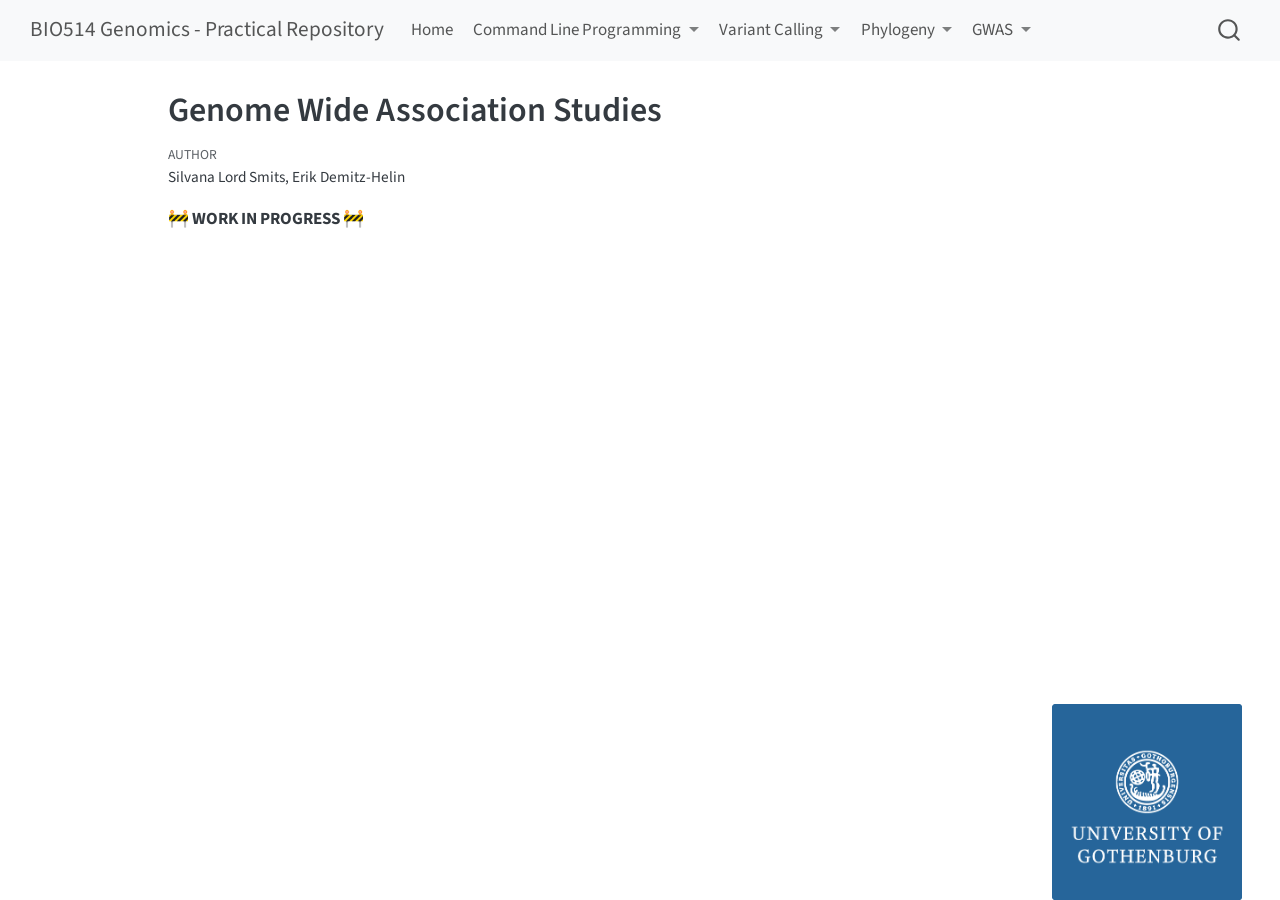
<file: practicals/Practicals - GWAS/PRACTICAL_GWAS.html>
<!DOCTYPE html>
<html xmlns="http://www.w3.org/1999/xhtml" lang="en" xml:lang="en"><head>

<meta charset="utf-8">
<meta name="generator" content="quarto-1.8.27">

<meta name="viewport" content="width=device-width, initial-scale=1.0, user-scalable=yes">

<meta name="author" content="Silvana Lord Smits, Erik Demitz-Helin">

<title>Genome Wide Association Studies – BIO514 Genomics - Practical Repository</title>
<style>
code{white-space: pre-wrap;}
span.smallcaps{font-variant: small-caps;}
div.columns{display: flex; gap: min(4vw, 1.5em);}
div.column{flex: auto; overflow-x: auto;}
div.hanging-indent{margin-left: 1.5em; text-indent: -1.5em;}
ul.task-list{list-style: none;}
ul.task-list li input[type="checkbox"] {
  width: 0.8em;
  margin: 0 0.8em 0.2em -1em; /* quarto-specific, see https://github.com/quarto-dev/quarto-cli/issues/4556 */ 
  vertical-align: middle;
}
</style>


<script src="../../site_libs/quarto-nav/quarto-nav.js"></script>
<script src="../../site_libs/quarto-nav/headroom.min.js"></script>
<script src="../../site_libs/clipboard/clipboard.min.js"></script>
<script src="../../site_libs/quarto-search/autocomplete.umd.js"></script>
<script src="../../site_libs/quarto-search/fuse.min.js"></script>
<script src="../../site_libs/quarto-search/quarto-search.js"></script>
<meta name="quarto:offset" content="../../">
<script src="../../site_libs/quarto-html/quarto.js" type="module"></script>
<script src="../../site_libs/quarto-html/tabsets/tabsets.js" type="module"></script>
<script src="../../site_libs/quarto-html/axe/axe-check.js" type="module"></script>
<script src="../../site_libs/quarto-html/popper.min.js"></script>
<script src="../../site_libs/quarto-html/tippy.umd.min.js"></script>
<script src="../../site_libs/quarto-html/anchor.min.js"></script>
<link href="../../site_libs/quarto-html/tippy.css" rel="stylesheet">
<link href="../../site_libs/quarto-html/quarto-syntax-highlighting-ed96de9b727972fe78a7b5d16c58bf87.css" rel="stylesheet" id="quarto-text-highlighting-styles">
<script src="../../site_libs/bootstrap/bootstrap.min.js"></script>
<link href="../../site_libs/bootstrap/bootstrap-icons.css" rel="stylesheet">
<link href="../../site_libs/bootstrap/bootstrap-ed06b1a8fbb9871e551c89be113db626.min.css" rel="stylesheet" append-hash="true" id="quarto-bootstrap" data-mode="light">
<script id="quarto-search-options" type="application/json">{
  "location": "navbar",
  "copy-button": false,
  "collapse-after": 3,
  "panel-placement": "end",
  "type": "overlay",
  "limit": 50,
  "keyboard-shortcut": [
    "f",
    "/",
    "s"
  ],
  "show-item-context": false,
  "language": {
    "search-no-results-text": "No results",
    "search-matching-documents-text": "matching documents",
    "search-copy-link-title": "Copy link to search",
    "search-hide-matches-text": "Hide additional matches",
    "search-more-match-text": "more match in this document",
    "search-more-matches-text": "more matches in this document",
    "search-clear-button-title": "Clear",
    "search-text-placeholder": "",
    "search-detached-cancel-button-title": "Cancel",
    "search-submit-button-title": "Submit",
    "search-label": "Search"
  }
}</script>


<link rel="stylesheet" href="../../pages/styles.css">
</head>

<body class="nav-fixed quarto-light">

<div id="quarto-search-results"></div>
  <header id="quarto-header" class="headroom fixed-top">
    <nav class="navbar navbar-expand-lg " data-bs-theme="dark">
      <div class="navbar-container container-fluid">
      <div class="navbar-brand-container mx-auto">
    <a class="navbar-brand" href="../../index.html">
    <span class="navbar-title">BIO514 Genomics - Practical Repository</span>
    </a>
  </div>
            <div id="quarto-search" class="" title="Search"></div>
          <button class="navbar-toggler" type="button" data-bs-toggle="collapse" data-bs-target="#navbarCollapse" aria-controls="navbarCollapse" role="menu" aria-expanded="false" aria-label="Toggle navigation" onclick="if (window.quartoToggleHeadroom) { window.quartoToggleHeadroom(); }">
  <span class="navbar-toggler-icon"></span>
</button>
          <div class="collapse navbar-collapse" id="navbarCollapse">
            <ul class="navbar-nav navbar-nav-scroll me-auto">
  <li class="nav-item">
    <a class="nav-link" href="../../index.html"> 
<span class="menu-text">Home</span></a>
  </li>  
  <li class="nav-item dropdown ">
    <a class="nav-link dropdown-toggle" href="#" id="nav-menu-command-line-programming" role="link" data-bs-toggle="dropdown" aria-expanded="false">
 <span class="menu-text">Command Line Programming</span>
    </a>
    <ul class="dropdown-menu" aria-labelledby="nav-menu-command-line-programming">    
        <li class="dropdown-header">Command Line Programming Repetition</li>
        <li>
    <a class="dropdown-item" href="../../practicals/Practicals - CLI/PRACTICAL_COMMAND_LINE_REPETITION.html">
 <span class="dropdown-text">Repetition: CLI Repetition</span></a>
  </li>  
    </ul>
  </li>
  <li class="nav-item dropdown ">
    <a class="nav-link dropdown-toggle" href="#" id="nav-menu-variant-calling" role="link" data-bs-toggle="dropdown" aria-expanded="false">
 <span class="menu-text">Variant Calling</span>
    </a>
    <ul class="dropdown-menu" aria-labelledby="nav-menu-variant-calling">    
        <li class="dropdown-header">Variant Calling</li>
        <li>
    <a class="dropdown-item" href="../../practicals/Practicals - Variant Calling/PRACTICAL_VARIANT_CALLING.html">
 <span class="dropdown-text">Practical 1: Variant Calling</span></a>
  </li>  
        <li>
    <a class="dropdown-item" href="../../practicals/Practicals - Variant Calling/PRACTICAL_PLINK_INTRO.qmd">
 <span class="dropdown-text">Practical 2: PLINK Introduction</span></a>
  </li>  
    </ul>
  </li>
  <li class="nav-item dropdown ">
    <a class="nav-link dropdown-toggle" href="#" id="nav-menu-phylogeny" role="link" data-bs-toggle="dropdown" aria-expanded="false">
 <span class="menu-text">Phylogeny</span>
    </a>
    <ul class="dropdown-menu" aria-labelledby="nav-menu-phylogeny">    
        <li>
    <a class="dropdown-item" href="../../practicals/Practicals - Phylogeny/PRACTICAL_PHYLOGENY.html">
 <span class="dropdown-text">Practical 3: Phylogeny</span></a>
  </li>  
    </ul>
  </li>
  <li class="nav-item dropdown ">
    <a class="nav-link dropdown-toggle" href="#" id="nav-menu-gwas" role="link" data-bs-toggle="dropdown" aria-expanded="false">
 <span class="menu-text">GWAS</span>
    </a>
    <ul class="dropdown-menu" aria-labelledby="nav-menu-gwas">    
        <li>
    <a class="dropdown-item" href="../../practicals/Practicals - Phylogeny/PRACTICAL_GWAS.qmd">
 <span class="dropdown-text">Practical 3: GWAS</span></a>
  </li>  
    </ul>
  </li>
</ul>
          </div> <!-- /navcollapse -->
            <div class="quarto-navbar-tools">
</div>
      </div> <!-- /container-fluid -->
    </nav>
</header>
<!-- content -->
<div id="quarto-content" class="quarto-container page-columns page-rows-contents page-layout-article page-navbar">
<!-- sidebar -->
<!-- margin-sidebar -->
    <div id="quarto-margin-sidebar" class="sidebar margin-sidebar zindex-bottom">
        
    </div>
<!-- main -->
<main class="content" id="quarto-document-content">

<header id="title-block-header" class="quarto-title-block default">
<div class="quarto-title">
<h1 class="title">Genome Wide Association Studies</h1>
</div>



<div class="quarto-title-meta">

    <div>
    <div class="quarto-title-meta-heading">Author</div>
    <div class="quarto-title-meta-contents">
             <p>Silvana Lord Smits, Erik Demitz-Helin </p>
          </div>
  </div>
    
  
    
  </div>
  


</header>


<p>🚧 <strong>WORK IN PROGRESS</strong> 🚧</p>



</main> <!-- /main -->
<script id="quarto-html-after-body" type="application/javascript">
  window.document.addEventListener("DOMContentLoaded", function (event) {
    const icon = "";
    const anchorJS = new window.AnchorJS();
    anchorJS.options = {
      placement: 'right',
      icon: icon
    };
    anchorJS.add('.anchored');
    const isCodeAnnotation = (el) => {
      for (const clz of el.classList) {
        if (clz.startsWith('code-annotation-')) {                     
          return true;
        }
      }
      return false;
    }
    const onCopySuccess = function(e) {
      // button target
      const button = e.trigger;
      // don't keep focus
      button.blur();
      // flash "checked"
      button.classList.add('code-copy-button-checked');
      var currentTitle = button.getAttribute("title");
      button.setAttribute("title", "Copied!");
      let tooltip;
      if (window.bootstrap) {
        button.setAttribute("data-bs-toggle", "tooltip");
        button.setAttribute("data-bs-placement", "left");
        button.setAttribute("data-bs-title", "Copied!");
        tooltip = new bootstrap.Tooltip(button, 
          { trigger: "manual", 
            customClass: "code-copy-button-tooltip",
            offset: [0, -8]});
        tooltip.show();    
      }
      setTimeout(function() {
        if (tooltip) {
          tooltip.hide();
          button.removeAttribute("data-bs-title");
          button.removeAttribute("data-bs-toggle");
          button.removeAttribute("data-bs-placement");
        }
        button.setAttribute("title", currentTitle);
        button.classList.remove('code-copy-button-checked');
      }, 1000);
      // clear code selection
      e.clearSelection();
    }
    const getTextToCopy = function(trigger) {
      const outerScaffold = trigger.parentElement.cloneNode(true);
      const codeEl = outerScaffold.querySelector('code');
      for (const childEl of codeEl.children) {
        if (isCodeAnnotation(childEl)) {
          childEl.remove();
        }
      }
      return codeEl.innerText;
    }
    const clipboard = new window.ClipboardJS('.code-copy-button:not([data-in-quarto-modal])', {
      text: getTextToCopy
    });
    clipboard.on('success', onCopySuccess);
    if (window.document.getElementById('quarto-embedded-source-code-modal')) {
      const clipboardModal = new window.ClipboardJS('.code-copy-button[data-in-quarto-modal]', {
        text: getTextToCopy,
        container: window.document.getElementById('quarto-embedded-source-code-modal')
      });
      clipboardModal.on('success', onCopySuccess);
    }
      var localhostRegex = new RegExp(/^(?:http|https):\/\/localhost\:?[0-9]*\//);
      var mailtoRegex = new RegExp(/^mailto:/);
        var filterRegex = new RegExp("https:\/\/dodslaser\.github\.io\/BIO514-2026\/");
      var isInternal = (href) => {
          return filterRegex.test(href) || localhostRegex.test(href) || mailtoRegex.test(href);
      }
      // Inspect non-navigation links and adorn them if external
     var links = window.document.querySelectorAll('a[href]:not(.nav-link):not(.navbar-brand):not(.toc-action):not(.sidebar-link):not(.sidebar-item-toggle):not(.pagination-link):not(.no-external):not([aria-hidden]):not(.dropdown-item):not(.quarto-navigation-tool):not(.about-link)');
      for (var i=0; i<links.length; i++) {
        const link = links[i];
        if (!isInternal(link.href)) {
          // undo the damage that might have been done by quarto-nav.js in the case of
          // links that we want to consider external
          if (link.dataset.originalHref !== undefined) {
            link.href = link.dataset.originalHref;
          }
            // target, if specified
            link.setAttribute("target", "_blank");
            if (link.getAttribute("rel") === null) {
              link.setAttribute("rel", "noopener");
            }
        }
      }
    function tippyHover(el, contentFn, onTriggerFn, onUntriggerFn) {
      const config = {
        allowHTML: true,
        maxWidth: 500,
        delay: 100,
        arrow: false,
        appendTo: function(el) {
            return el.parentElement;
        },
        interactive: true,
        interactiveBorder: 10,
        theme: 'quarto',
        placement: 'bottom-start',
      };
      if (contentFn) {
        config.content = contentFn;
      }
      if (onTriggerFn) {
        config.onTrigger = onTriggerFn;
      }
      if (onUntriggerFn) {
        config.onUntrigger = onUntriggerFn;
      }
      window.tippy(el, config); 
    }
    const noterefs = window.document.querySelectorAll('a[role="doc-noteref"]');
    for (var i=0; i<noterefs.length; i++) {
      const ref = noterefs[i];
      tippyHover(ref, function() {
        // use id or data attribute instead here
        let href = ref.getAttribute('data-footnote-href') || ref.getAttribute('href');
        try { href = new URL(href).hash; } catch {}
        const id = href.replace(/^#\/?/, "");
        const note = window.document.getElementById(id);
        if (note) {
          return note.innerHTML;
        } else {
          return "";
        }
      });
    }
    const xrefs = window.document.querySelectorAll('a.quarto-xref');
    const processXRef = (id, note) => {
      // Strip column container classes
      const stripColumnClz = (el) => {
        el.classList.remove("page-full", "page-columns");
        if (el.children) {
          for (const child of el.children) {
            stripColumnClz(child);
          }
        }
      }
      stripColumnClz(note)
      if (id === null || id.startsWith('sec-')) {
        // Special case sections, only their first couple elements
        const container = document.createElement("div");
        if (note.children && note.children.length > 2) {
          container.appendChild(note.children[0].cloneNode(true));
          for (let i = 1; i < note.children.length; i++) {
            const child = note.children[i];
            if (child.tagName === "P" && child.innerText === "") {
              continue;
            } else {
              container.appendChild(child.cloneNode(true));
              break;
            }
          }
          if (window.Quarto?.typesetMath) {
            window.Quarto.typesetMath(container);
          }
          return container.innerHTML
        } else {
          if (window.Quarto?.typesetMath) {
            window.Quarto.typesetMath(note);
          }
          return note.innerHTML;
        }
      } else {
        // Remove any anchor links if they are present
        const anchorLink = note.querySelector('a.anchorjs-link');
        if (anchorLink) {
          anchorLink.remove();
        }
        if (window.Quarto?.typesetMath) {
          window.Quarto.typesetMath(note);
        }
        if (note.classList.contains("callout")) {
          return note.outerHTML;
        } else {
          return note.innerHTML;
        }
      }
    }
    for (var i=0; i<xrefs.length; i++) {
      const xref = xrefs[i];
      tippyHover(xref, undefined, function(instance) {
        instance.disable();
        let url = xref.getAttribute('href');
        let hash = undefined; 
        if (url.startsWith('#')) {
          hash = url;
        } else {
          try { hash = new URL(url).hash; } catch {}
        }
        if (hash) {
          const id = hash.replace(/^#\/?/, "");
          const note = window.document.getElementById(id);
          if (note !== null) {
            try {
              const html = processXRef(id, note.cloneNode(true));
              instance.setContent(html);
            } finally {
              instance.enable();
              instance.show();
            }
          } else {
            // See if we can fetch this
            fetch(url.split('#')[0])
            .then(res => res.text())
            .then(html => {
              const parser = new DOMParser();
              const htmlDoc = parser.parseFromString(html, "text/html");
              const note = htmlDoc.getElementById(id);
              if (note !== null) {
                const html = processXRef(id, note);
                instance.setContent(html);
              } 
            }).finally(() => {
              instance.enable();
              instance.show();
            });
          }
        } else {
          // See if we can fetch a full url (with no hash to target)
          // This is a special case and we should probably do some content thinning / targeting
          fetch(url)
          .then(res => res.text())
          .then(html => {
            const parser = new DOMParser();
            const htmlDoc = parser.parseFromString(html, "text/html");
            const note = htmlDoc.querySelector('main.content');
            if (note !== null) {
              // This should only happen for chapter cross references
              // (since there is no id in the URL)
              // remove the first header
              if (note.children.length > 0 && note.children[0].tagName === "HEADER") {
                note.children[0].remove();
              }
              const html = processXRef(null, note);
              instance.setContent(html);
            } 
          }).finally(() => {
            instance.enable();
            instance.show();
          });
        }
      }, function(instance) {
      });
    }
        let selectedAnnoteEl;
        const selectorForAnnotation = ( cell, annotation) => {
          let cellAttr = 'data-code-cell="' + cell + '"';
          let lineAttr = 'data-code-annotation="' +  annotation + '"';
          const selector = 'span[' + cellAttr + '][' + lineAttr + ']';
          return selector;
        }
        const selectCodeLines = (annoteEl) => {
          const doc = window.document;
          const targetCell = annoteEl.getAttribute("data-target-cell");
          const targetAnnotation = annoteEl.getAttribute("data-target-annotation");
          const annoteSpan = window.document.querySelector(selectorForAnnotation(targetCell, targetAnnotation));
          const lines = annoteSpan.getAttribute("data-code-lines").split(",");
          const lineIds = lines.map((line) => {
            return targetCell + "-" + line;
          })
          let top = null;
          let height = null;
          let parent = null;
          if (lineIds.length > 0) {
              //compute the position of the single el (top and bottom and make a div)
              const el = window.document.getElementById(lineIds[0]);
              top = el.offsetTop;
              height = el.offsetHeight;
              parent = el.parentElement.parentElement;
            if (lineIds.length > 1) {
              const lastEl = window.document.getElementById(lineIds[lineIds.length - 1]);
              const bottom = lastEl.offsetTop + lastEl.offsetHeight;
              height = bottom - top;
            }
            if (top !== null && height !== null && parent !== null) {
              // cook up a div (if necessary) and position it 
              let div = window.document.getElementById("code-annotation-line-highlight");
              if (div === null) {
                div = window.document.createElement("div");
                div.setAttribute("id", "code-annotation-line-highlight");
                div.style.position = 'absolute';
                parent.appendChild(div);
              }
              div.style.top = top - 2 + "px";
              div.style.height = height + 4 + "px";
              div.style.left = 0;
              let gutterDiv = window.document.getElementById("code-annotation-line-highlight-gutter");
              if (gutterDiv === null) {
                gutterDiv = window.document.createElement("div");
                gutterDiv.setAttribute("id", "code-annotation-line-highlight-gutter");
                gutterDiv.style.position = 'absolute';
                const codeCell = window.document.getElementById(targetCell);
                const gutter = codeCell.querySelector('.code-annotation-gutter');
                gutter.appendChild(gutterDiv);
              }
              gutterDiv.style.top = top - 2 + "px";
              gutterDiv.style.height = height + 4 + "px";
            }
            selectedAnnoteEl = annoteEl;
          }
        };
        const unselectCodeLines = () => {
          const elementsIds = ["code-annotation-line-highlight", "code-annotation-line-highlight-gutter"];
          elementsIds.forEach((elId) => {
            const div = window.document.getElementById(elId);
            if (div) {
              div.remove();
            }
          });
          selectedAnnoteEl = undefined;
        };
          // Handle positioning of the toggle
      window.addEventListener(
        "resize",
        throttle(() => {
          elRect = undefined;
          if (selectedAnnoteEl) {
            selectCodeLines(selectedAnnoteEl);
          }
        }, 10)
      );
      function throttle(fn, ms) {
      let throttle = false;
      let timer;
        return (...args) => {
          if(!throttle) { // first call gets through
              fn.apply(this, args);
              throttle = true;
          } else { // all the others get throttled
              if(timer) clearTimeout(timer); // cancel #2
              timer = setTimeout(() => {
                fn.apply(this, args);
                timer = throttle = false;
              }, ms);
          }
        };
      }
        // Attach click handler to the DT
        const annoteDls = window.document.querySelectorAll('dt[data-target-cell]');
        for (const annoteDlNode of annoteDls) {
          annoteDlNode.addEventListener('click', (event) => {
            const clickedEl = event.target;
            if (clickedEl !== selectedAnnoteEl) {
              unselectCodeLines();
              const activeEl = window.document.querySelector('dt[data-target-cell].code-annotation-active');
              if (activeEl) {
                activeEl.classList.remove('code-annotation-active');
              }
              selectCodeLines(clickedEl);
              clickedEl.classList.add('code-annotation-active');
            } else {
              // Unselect the line
              unselectCodeLines();
              clickedEl.classList.remove('code-annotation-active');
            }
          });
        }
    const findCites = (el) => {
      const parentEl = el.parentElement;
      if (parentEl) {
        const cites = parentEl.dataset.cites;
        if (cites) {
          return {
            el,
            cites: cites.split(' ')
          };
        } else {
          return findCites(el.parentElement)
        }
      } else {
        return undefined;
      }
    };
    var bibliorefs = window.document.querySelectorAll('a[role="doc-biblioref"]');
    for (var i=0; i<bibliorefs.length; i++) {
      const ref = bibliorefs[i];
      const citeInfo = findCites(ref);
      if (citeInfo) {
        tippyHover(citeInfo.el, function() {
          var popup = window.document.createElement('div');
          citeInfo.cites.forEach(function(cite) {
            var citeDiv = window.document.createElement('div');
            citeDiv.classList.add('hanging-indent');
            citeDiv.classList.add('csl-entry');
            var biblioDiv = window.document.getElementById('ref-' + cite);
            if (biblioDiv) {
              citeDiv.innerHTML = biblioDiv.innerHTML;
            }
            popup.appendChild(citeDiv);
          });
          return popup.innerHTML;
        });
      }
    }
  });
  </script>
</div> <!-- /content -->




</body></html>
</file>
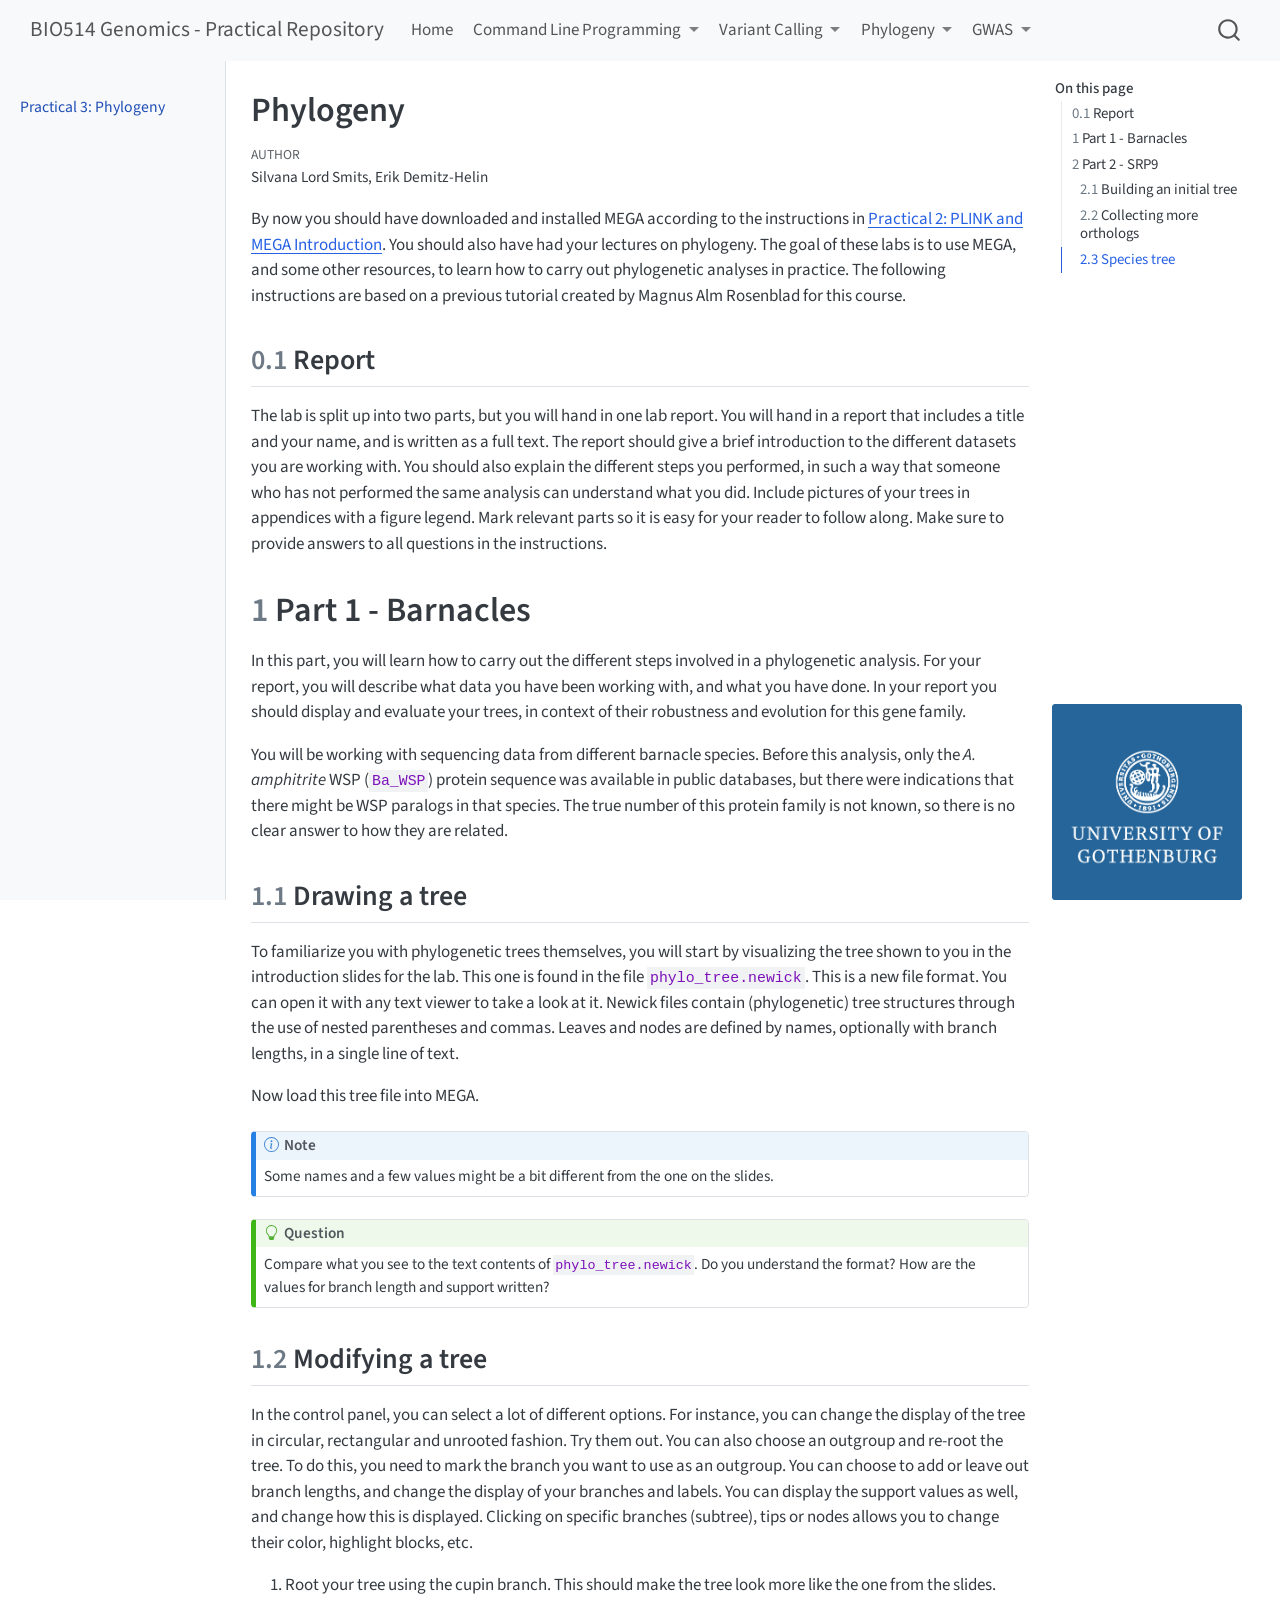
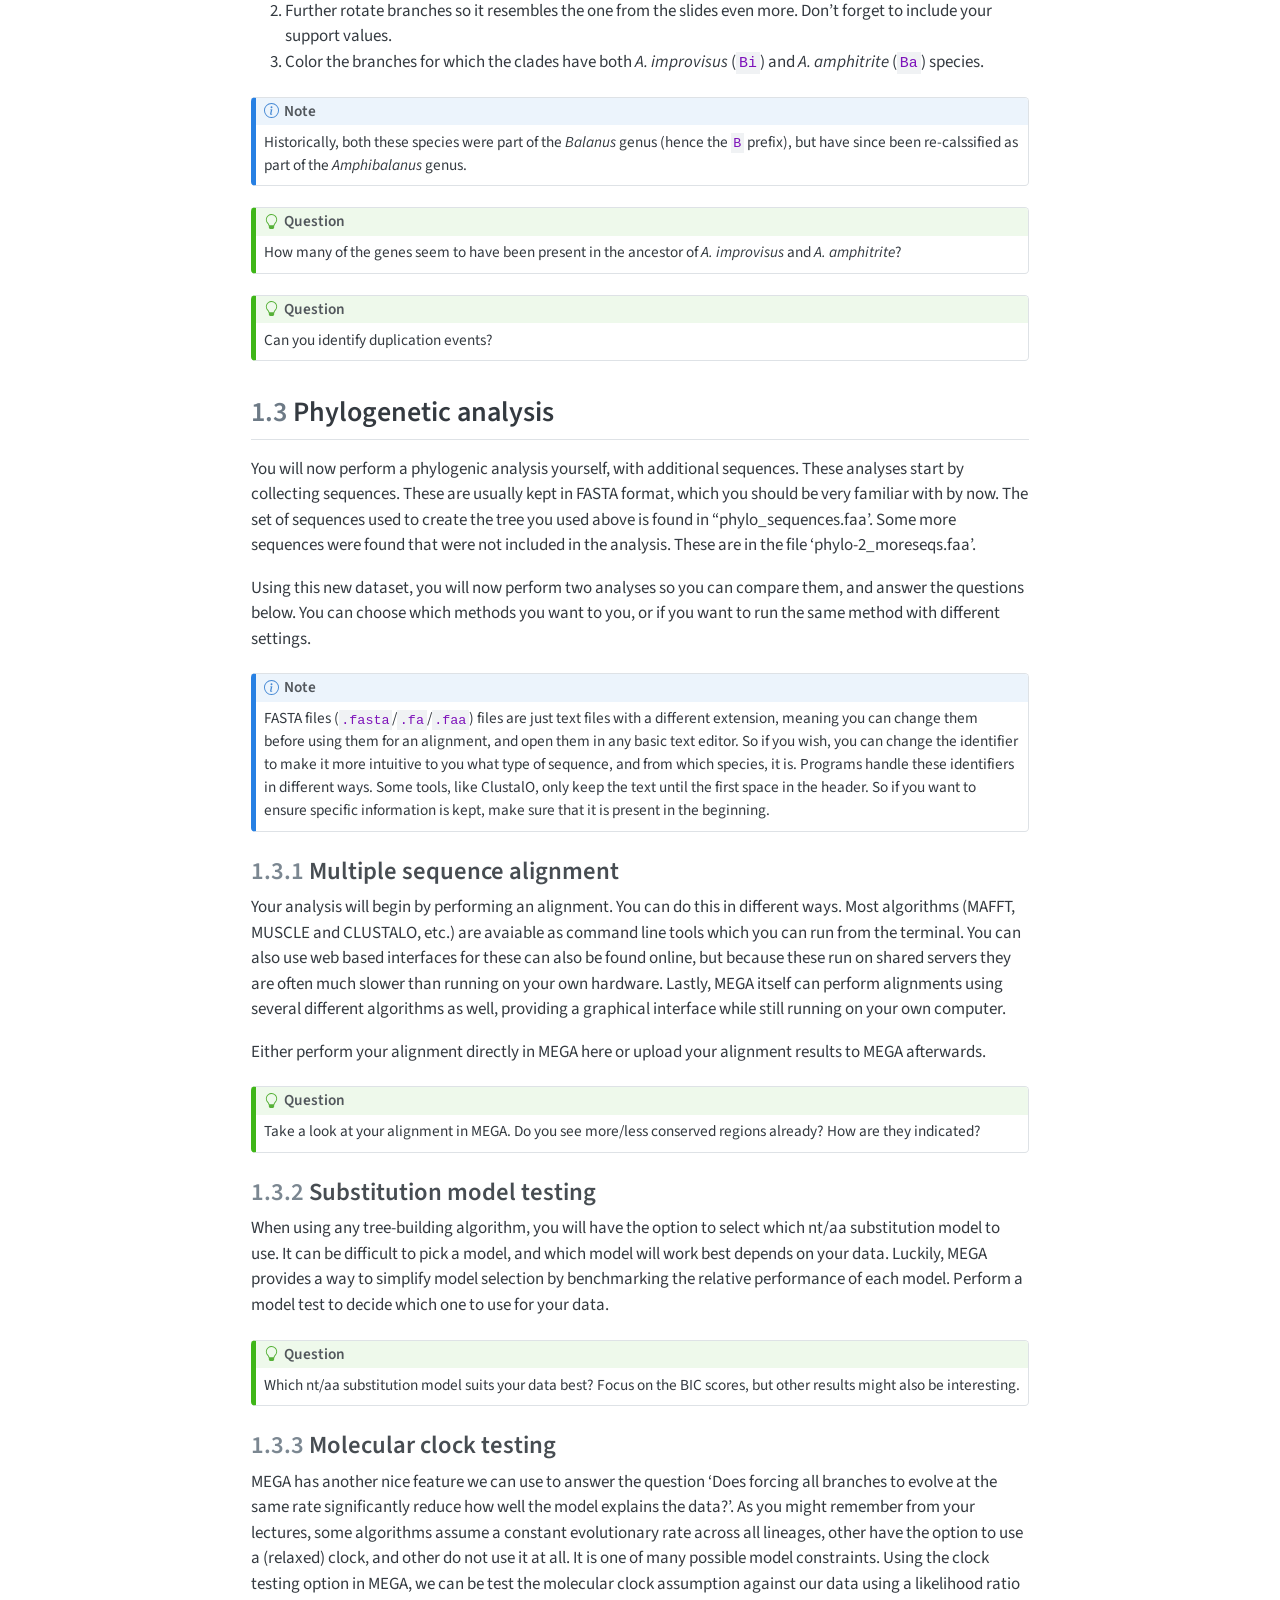
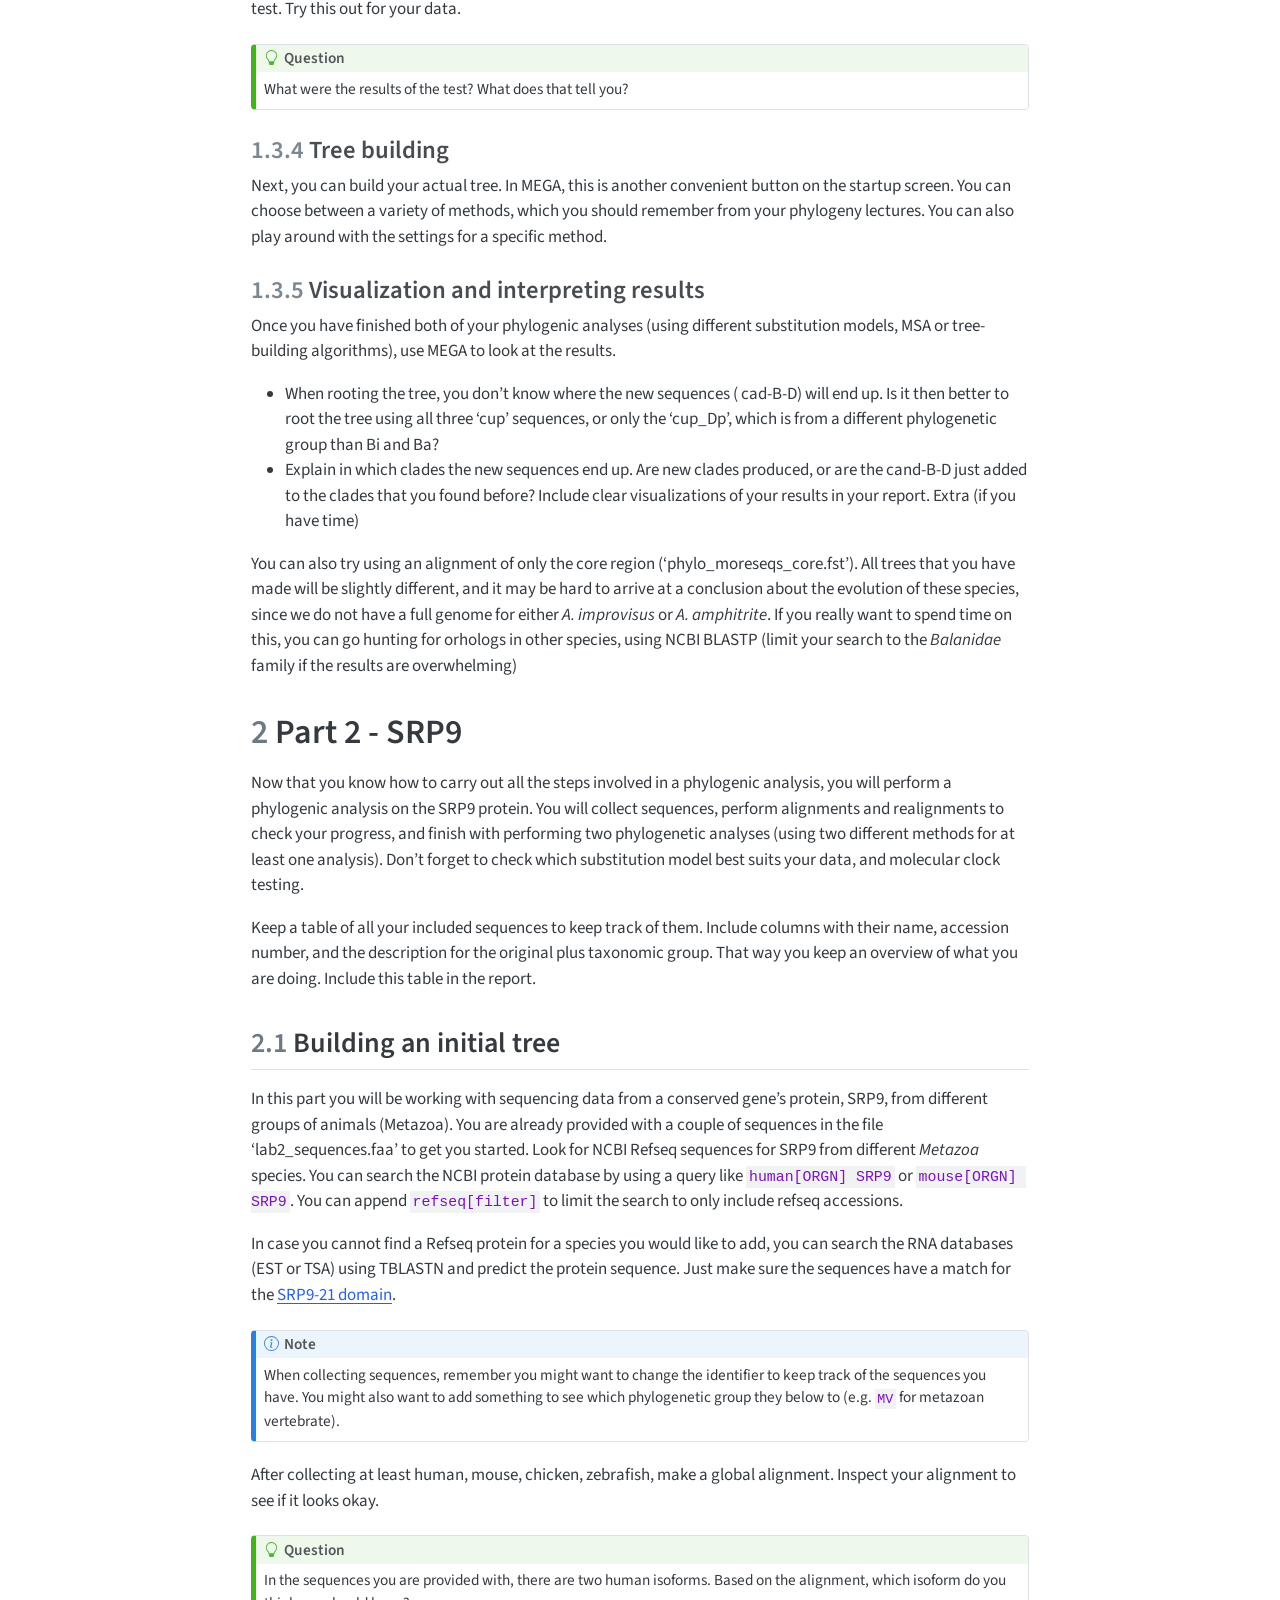
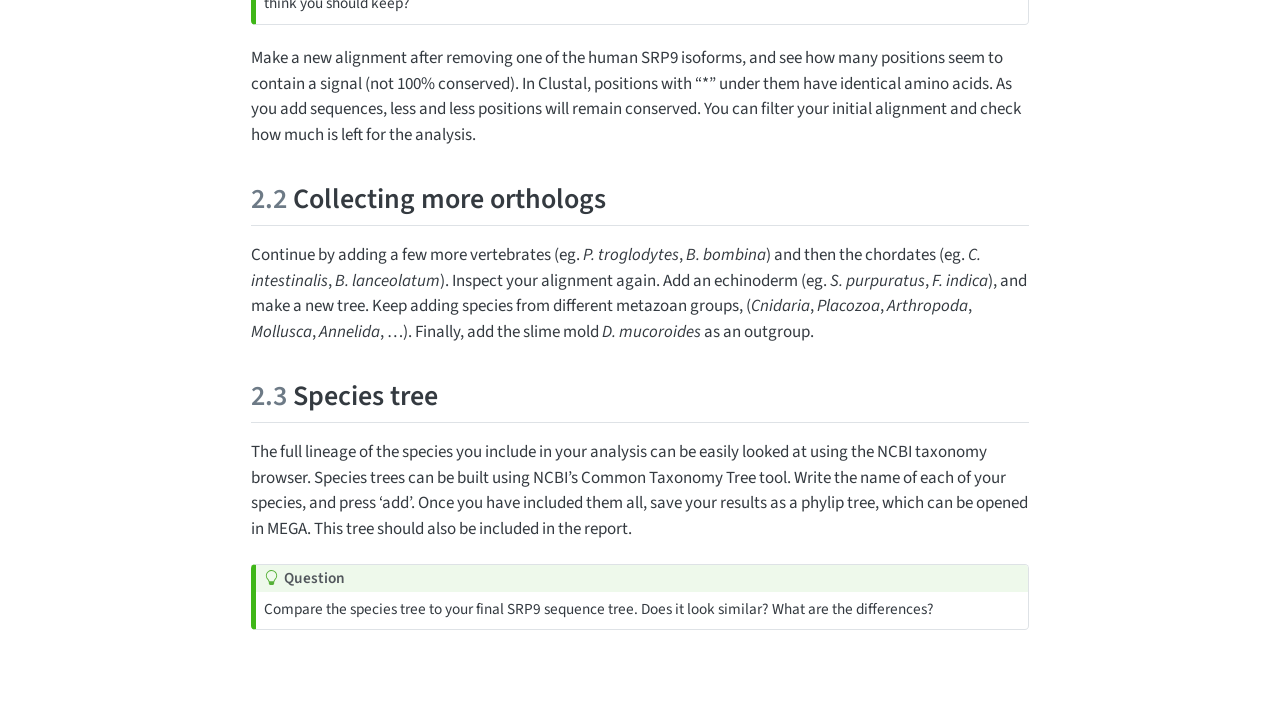
<file: practicals/Practicals - Phylogeny/PRACTICAL_PHYLOGENY.html>
<!DOCTYPE html>
<html xmlns="http://www.w3.org/1999/xhtml" lang="en" xml:lang="en"><head>

<meta charset="utf-8">
<meta name="generator" content="quarto-1.8.27">

<meta name="viewport" content="width=device-width, initial-scale=1.0, user-scalable=yes">

<meta name="author" content="Silvana Lord Smits, Erik Demitz-Helin">

<title>Phylogeny – BIO514 Genomics - Practical Repository</title>
<style>
code{white-space: pre-wrap;}
span.smallcaps{font-variant: small-caps;}
div.columns{display: flex; gap: min(4vw, 1.5em);}
div.column{flex: auto; overflow-x: auto;}
div.hanging-indent{margin-left: 1.5em; text-indent: -1.5em;}
ul.task-list{list-style: none;}
ul.task-list li input[type="checkbox"] {
  width: 0.8em;
  margin: 0 0.8em 0.2em -1em; /* quarto-specific, see https://github.com/quarto-dev/quarto-cli/issues/4556 */ 
  vertical-align: middle;
}
</style>


<script src="../../site_libs/quarto-nav/quarto-nav.js"></script>
<script src="../../site_libs/quarto-nav/headroom.min.js"></script>
<script src="../../site_libs/clipboard/clipboard.min.js"></script>
<script src="../../site_libs/quarto-search/autocomplete.umd.js"></script>
<script src="../../site_libs/quarto-search/fuse.min.js"></script>
<script src="../../site_libs/quarto-search/quarto-search.js"></script>
<meta name="quarto:offset" content="../../">
<script src="../../site_libs/quarto-html/quarto.js" type="module"></script>
<script src="../../site_libs/quarto-html/tabsets/tabsets.js" type="module"></script>
<script src="../../site_libs/quarto-html/axe/axe-check.js" type="module"></script>
<script src="../../site_libs/quarto-html/popper.min.js"></script>
<script src="../../site_libs/quarto-html/tippy.umd.min.js"></script>
<script src="../../site_libs/quarto-html/anchor.min.js"></script>
<link href="../../site_libs/quarto-html/tippy.css" rel="stylesheet">
<link href="../../site_libs/quarto-html/quarto-syntax-highlighting-ed96de9b727972fe78a7b5d16c58bf87.css" rel="stylesheet" id="quarto-text-highlighting-styles">
<script src="../../site_libs/bootstrap/bootstrap.min.js"></script>
<link href="../../site_libs/bootstrap/bootstrap-icons.css" rel="stylesheet">
<link href="../../site_libs/bootstrap/bootstrap-ed06b1a8fbb9871e551c89be113db626.min.css" rel="stylesheet" append-hash="true" id="quarto-bootstrap" data-mode="light">
<script id="quarto-search-options" type="application/json">{
  "location": "navbar",
  "copy-button": false,
  "collapse-after": 3,
  "panel-placement": "end",
  "type": "overlay",
  "limit": 50,
  "keyboard-shortcut": [
    "f",
    "/",
    "s"
  ],
  "show-item-context": false,
  "language": {
    "search-no-results-text": "No results",
    "search-matching-documents-text": "matching documents",
    "search-copy-link-title": "Copy link to search",
    "search-hide-matches-text": "Hide additional matches",
    "search-more-match-text": "more match in this document",
    "search-more-matches-text": "more matches in this document",
    "search-clear-button-title": "Clear",
    "search-text-placeholder": "",
    "search-detached-cancel-button-title": "Cancel",
    "search-submit-button-title": "Submit",
    "search-label": "Search"
  }
}</script>


<link rel="stylesheet" href="../../pages/styles.css">
</head>

<body class="nav-sidebar docked nav-fixed quarto-light">

<div id="quarto-search-results"></div>
  <header id="quarto-header" class="headroom fixed-top">
    <nav class="navbar navbar-expand-lg " data-bs-theme="dark">
      <div class="navbar-container container-fluid">
      <div class="navbar-brand-container mx-auto">
    <a class="navbar-brand" href="../../index.html">
    <span class="navbar-title">BIO514 Genomics - Practical Repository</span>
    </a>
  </div>
            <div id="quarto-search" class="" title="Search"></div>
          <button class="navbar-toggler" type="button" data-bs-toggle="collapse" data-bs-target="#navbarCollapse" aria-controls="navbarCollapse" role="menu" aria-expanded="false" aria-label="Toggle navigation" onclick="if (window.quartoToggleHeadroom) { window.quartoToggleHeadroom(); }">
  <span class="navbar-toggler-icon"></span>
</button>
          <div class="collapse navbar-collapse" id="navbarCollapse">
            <ul class="navbar-nav navbar-nav-scroll me-auto">
  <li class="nav-item">
    <a class="nav-link" href="../../index.html"> 
<span class="menu-text">Home</span></a>
  </li>  
  <li class="nav-item dropdown ">
    <a class="nav-link dropdown-toggle" href="#" id="nav-menu-command-line-programming" role="link" data-bs-toggle="dropdown" aria-expanded="false">
 <span class="menu-text">Command Line Programming</span>
    </a>
    <ul class="dropdown-menu" aria-labelledby="nav-menu-command-line-programming">    
        <li class="dropdown-header">Command Line Programming Repetition</li>
        <li>
    <a class="dropdown-item" href="../../practicals/Practicals - CLI/PRACTICAL_COMMAND_LINE_REPETITION.html">
 <span class="dropdown-text">Repetition: CLI Repetition</span></a>
  </li>  
    </ul>
  </li>
  <li class="nav-item dropdown ">
    <a class="nav-link dropdown-toggle" href="#" id="nav-menu-variant-calling" role="link" data-bs-toggle="dropdown" aria-expanded="false">
 <span class="menu-text">Variant Calling</span>
    </a>
    <ul class="dropdown-menu" aria-labelledby="nav-menu-variant-calling">    
        <li class="dropdown-header">Variant Calling</li>
        <li>
    <a class="dropdown-item" href="../../practicals/Practicals - Variant Calling/PRACTICAL_VARIANT_CALLING.html">
 <span class="dropdown-text">Practical 1: Variant Calling</span></a>
  </li>  
        <li>
    <a class="dropdown-item" href="../../practicals/Practicals - Variant Calling/PRACTICAL_PLINK_INTRO.qmd">
 <span class="dropdown-text">Practical 2: PLINK Introduction</span></a>
  </li>  
    </ul>
  </li>
  <li class="nav-item dropdown ">
    <a class="nav-link dropdown-toggle" href="#" id="nav-menu-phylogeny" role="link" data-bs-toggle="dropdown" aria-expanded="false">
 <span class="menu-text">Phylogeny</span>
    </a>
    <ul class="dropdown-menu" aria-labelledby="nav-menu-phylogeny">    
        <li>
    <a class="dropdown-item" href="../../practicals/Practicals - Phylogeny/PRACTICAL_PHYLOGENY.html">
 <span class="dropdown-text">Practical 3: Phylogeny</span></a>
  </li>  
    </ul>
  </li>
  <li class="nav-item dropdown ">
    <a class="nav-link dropdown-toggle" href="#" id="nav-menu-gwas" role="link" data-bs-toggle="dropdown" aria-expanded="false">
 <span class="menu-text">GWAS</span>
    </a>
    <ul class="dropdown-menu" aria-labelledby="nav-menu-gwas">    
        <li>
    <a class="dropdown-item" href="../../practicals/Practicals - Phylogeny/PRACTICAL_GWAS.qmd">
 <span class="dropdown-text">Practical 3: GWAS</span></a>
  </li>  
    </ul>
  </li>
</ul>
          </div> <!-- /navcollapse -->
            <div class="quarto-navbar-tools">
</div>
      </div> <!-- /container-fluid -->
    </nav>
  <nav class="quarto-secondary-nav">
    <div class="container-fluid d-flex">
      <button type="button" class="quarto-btn-toggle btn" data-bs-toggle="collapse" role="button" data-bs-target=".quarto-sidebar-collapse-item" aria-controls="quarto-sidebar" aria-expanded="false" aria-label="Toggle sidebar navigation" onclick="if (window.quartoToggleHeadroom) { window.quartoToggleHeadroom(); }">
        <i class="bi bi-layout-text-sidebar-reverse"></i>
      </button>
        <nav class="quarto-page-breadcrumbs" aria-label="breadcrumb"><ol class="breadcrumb"><li class="breadcrumb-item"><a href="../../practicals/Practicals - Phylogeny/PRACTICAL_PHYLOGENY.html">Practical 3: Phylogeny</a></li></ol></nav>
        <a class="flex-grow-1" role="navigation" data-bs-toggle="collapse" data-bs-target=".quarto-sidebar-collapse-item" aria-controls="quarto-sidebar" aria-expanded="false" aria-label="Toggle sidebar navigation" onclick="if (window.quartoToggleHeadroom) { window.quartoToggleHeadroom(); }">      
        </a>
    </div>
  </nav>
</header>
<!-- content -->
<div id="quarto-content" class="quarto-container page-columns page-rows-contents page-layout-article page-navbar">
<!-- sidebar -->
  <nav id="quarto-sidebar" class="sidebar collapse collapse-horizontal quarto-sidebar-collapse-item sidebar-navigation docked overflow-auto">
    <div class="sidebar-menu-container"> 
    <ul class="list-unstyled mt-1">
        <li class="sidebar-item">
  <div class="sidebar-item-container"> 
  <a href="../../practicals/Practicals - Phylogeny/PRACTICAL_PHYLOGENY.html" class="sidebar-item-text sidebar-link active">
 <span class="menu-text">Practical 3: Phylogeny</span></a>
  </div>
</li>
    </ul>
    </div>
</nav>
<div id="quarto-sidebar-glass" class="quarto-sidebar-collapse-item" data-bs-toggle="collapse" data-bs-target=".quarto-sidebar-collapse-item"></div>
<!-- margin-sidebar -->
    <div id="quarto-margin-sidebar" class="sidebar margin-sidebar">
        <nav id="TOC" role="doc-toc" class="toc-active">
    <h2 id="toc-title">On this page</h2>
   
  <ul>
  <li><a href="#report" id="toc-report" class="nav-link active" data-scroll-target="#report"><span class="header-section-number">0.1</span> Report</a></li>
  <li><a href="#part-1---barnacles" id="toc-part-1---barnacles" class="nav-link" data-scroll-target="#part-1---barnacles"><span class="header-section-number">1</span> Part 1 - Barnacles</a>
  <ul class="collapse">
  <li><a href="#drawing-a-tree" id="toc-drawing-a-tree" class="nav-link" data-scroll-target="#drawing-a-tree"><span class="header-section-number">1.1</span> Drawing a tree</a></li>
  <li><a href="#modifying-a-tree" id="toc-modifying-a-tree" class="nav-link" data-scroll-target="#modifying-a-tree"><span class="header-section-number">1.2</span> Modifying a tree</a></li>
  <li><a href="#phylogenetic-analysis" id="toc-phylogenetic-analysis" class="nav-link" data-scroll-target="#phylogenetic-analysis"><span class="header-section-number">1.3</span> Phylogenetic analysis</a>
  <ul class="collapse">
  <li><a href="#multiple-sequence-alignment" id="toc-multiple-sequence-alignment" class="nav-link" data-scroll-target="#multiple-sequence-alignment"><span class="header-section-number">1.3.1</span> Multiple sequence alignment</a></li>
  <li><a href="#substitution-model-testing" id="toc-substitution-model-testing" class="nav-link" data-scroll-target="#substitution-model-testing"><span class="header-section-number">1.3.2</span> Substitution model testing</a></li>
  <li><a href="#molecular-clock-testing" id="toc-molecular-clock-testing" class="nav-link" data-scroll-target="#molecular-clock-testing"><span class="header-section-number">1.3.3</span> Molecular clock testing</a></li>
  <li><a href="#tree-building" id="toc-tree-building" class="nav-link" data-scroll-target="#tree-building"><span class="header-section-number">1.3.4</span> Tree building</a></li>
  <li><a href="#visualization-and-interpreting-results" id="toc-visualization-and-interpreting-results" class="nav-link" data-scroll-target="#visualization-and-interpreting-results"><span class="header-section-number">1.3.5</span> Visualization and interpreting results</a></li>
  </ul></li>
  </ul></li>
  <li><a href="#part-2---srp9" id="toc-part-2---srp9" class="nav-link" data-scroll-target="#part-2---srp9"><span class="header-section-number">2</span> Part 2 - SRP9</a>
  <ul class="collapse">
  <li><a href="#building-an-initial-tree" id="toc-building-an-initial-tree" class="nav-link" data-scroll-target="#building-an-initial-tree"><span class="header-section-number">2.1</span> Building an initial tree</a></li>
  <li><a href="#collecting-more-orthologs" id="toc-collecting-more-orthologs" class="nav-link" data-scroll-target="#collecting-more-orthologs"><span class="header-section-number">2.2</span> Collecting more orthologs</a></li>
  <li><a href="#species-tree" id="toc-species-tree" class="nav-link" data-scroll-target="#species-tree"><span class="header-section-number">2.3</span> Species tree</a></li>
  </ul></li>
  </ul>
</nav>
    </div>
<!-- main -->
<main class="content" id="quarto-document-content">

<header id="title-block-header" class="quarto-title-block default">
<div class="quarto-title">
<h1 class="title">Phylogeny</h1>
</div>



<div class="quarto-title-meta">

    <div>
    <div class="quarto-title-meta-heading">Author</div>
    <div class="quarto-title-meta-contents">
             <p>Silvana Lord Smits, Erik Demitz-Helin </p>
          </div>
  </div>
    
  
    
  </div>
  


</header>


<p>By now you should have downloaded and installed MEGA according to the instructions in <a href="practicals/Practicals - Variant Calling/PRACTICAL_PLINK_MEGA_INTRO.qmd">Practical 2: PLINK and MEGA Introduction</a>. You should also have had your lectures on phylogeny. The goal of these labs is to use MEGA, and some other resources, to learn how to carry out phylogenetic analyses in practice. The following instructions are based on a previous tutorial created by Magnus Alm Rosenblad for this course.</p>
<section id="report" class="level2" data-number="0.1">
<h2 data-number="0.1" class="anchored" data-anchor-id="report"><span class="header-section-number">0.1</span> Report</h2>
<p>The lab is split up into two parts, but you will hand in one lab report. You will hand in a report that includes a title and your name, and is written as a full text. The report should give a brief introduction to the different datasets you are working with. You should also explain the different steps you performed, in such a way that someone who has not performed the same analysis can understand what you did. Include pictures of your trees in appendices with a figure legend. Mark relevant parts so it is easy for your reader to follow along. Make sure to provide answers to all questions in the instructions.</p>
</section>
<section id="part-1---barnacles" class="level1" data-number="1">
<h1 data-number="1"><span class="header-section-number">1</span> Part 1 - Barnacles</h1>
<p>In this part, you will learn how to carry out the different steps involved in a phylogenetic analysis. For your report, you will describe what data you have been working with, and what you have done. In your report you should display and evaluate your trees, in context of their robustness and evolution for this gene family.</p>
<p>You will be working with sequencing data from different barnacle species. Before this analysis, only the <em>A. amphitrite</em> WSP (<code>Ba_WSP</code>) protein sequence was available in public databases, but there were indications that there might be WSP paralogs in that species. The true number of this protein family is not known, so there is no clear answer to how they are related.</p>
<section id="drawing-a-tree" class="level2" data-number="1.1">
<h2 data-number="1.1" class="anchored" data-anchor-id="drawing-a-tree"><span class="header-section-number">1.1</span> Drawing a tree</h2>
<p>To familiarize you with phylogenetic trees themselves, you will start by visualizing the tree shown to you in the introduction slides for the lab. This one is found in the file <code>phylo_tree.newick</code>. This is a new file format. You can open it with any text viewer to take a look at it. Newick files contain (phylogenetic) tree structures through the use of nested parentheses and commas. Leaves and nodes are defined by names, optionally with branch lengths, in a single line of text.</p>
<p>Now load this tree file into MEGA.</p>
<div class="callout callout-style-default callout-note callout-titled">
<div class="callout-header d-flex align-content-center">
<div class="callout-icon-container">
<i class="callout-icon"></i>
</div>
<div class="callout-title-container flex-fill">
Note
</div>
</div>
<div class="callout-body-container callout-body">
<p>Some names and a few values might be a bit different from the one on the slides.</p>
</div>
</div>
<div class="callout callout-style-default callout-tip callout-titled">
<div class="callout-header d-flex align-content-center">
<div class="callout-icon-container">
<i class="callout-icon"></i>
</div>
<div class="callout-title-container flex-fill">
<span class="screen-reader-only">Tip</span>Question
</div>
</div>
<div class="callout-body-container callout-body">
<p>Compare what you see to the text contents of <code>phylo_tree.newick</code>. Do you understand the format? How are the values for branch length and support written?</p>
</div>
</div>
</section>
<section id="modifying-a-tree" class="level2" data-number="1.2">
<h2 data-number="1.2" class="anchored" data-anchor-id="modifying-a-tree"><span class="header-section-number">1.2</span> Modifying a tree</h2>
<p>In the control panel, you can select a lot of different options. For instance, you can change the display of the tree in circular, rectangular and unrooted fashion. Try them out. You can also choose an outgroup and re-root the tree. To do this, you need to mark the branch you want to use as an outgroup. You can choose to add or leave out branch lengths, and change the display of your branches and labels. You can display the support values as well, and change how this is displayed. Clicking on specific branches (subtree), tips or nodes allows you to change their color, highlight blocks, etc.</p>
<ol type="1">
<li>Root your tree using the cupin branch. This should make the tree look more like the one from the slides.</li>
<li>Further rotate branches so it resembles the one from the slides even more. Don’t forget to include your support values.</li>
<li>Color the branches for which the clades have both <em>A. improvisus</em> (<code>Bi</code>) and <em>A. amphitrite</em> (<code>Ba</code>) species.</li>
</ol>
<div class="callout callout-style-default callout-note callout-titled">
<div class="callout-header d-flex align-content-center">
<div class="callout-icon-container">
<i class="callout-icon"></i>
</div>
<div class="callout-title-container flex-fill">
Note
</div>
</div>
<div class="callout-body-container callout-body">
<p>Historically, both these species were part of the <em>Balanus</em> genus (hence the <code>B</code> prefix), but have since been re-calssified as part of the <em>Amphibalanus</em> genus.</p>
</div>
</div>
<div class="callout callout-style-default callout-tip callout-titled">
<div class="callout-header d-flex align-content-center">
<div class="callout-icon-container">
<i class="callout-icon"></i>
</div>
<div class="callout-title-container flex-fill">
<span class="screen-reader-only">Tip</span>Question
</div>
</div>
<div class="callout-body-container callout-body">
<p>How many of the genes seem to have been present in the ancestor of <em>A. improvisus</em> and <em>A. amphitrite</em>?</p>
</div>
</div>
<div class="callout callout-style-default callout-tip callout-titled">
<div class="callout-header d-flex align-content-center">
<div class="callout-icon-container">
<i class="callout-icon"></i>
</div>
<div class="callout-title-container flex-fill">
<span class="screen-reader-only">Tip</span>Question
</div>
</div>
<div class="callout-body-container callout-body">
<p>Can you identify duplication events?</p>
</div>
</div>
</section>
<section id="phylogenetic-analysis" class="level2" data-number="1.3">
<h2 data-number="1.3" class="anchored" data-anchor-id="phylogenetic-analysis"><span class="header-section-number">1.3</span> Phylogenetic analysis</h2>
<p>You will now perform a phylogenic analysis yourself, with additional sequences. These analyses start by collecting sequences. These are usually kept in FASTA format, which you should be very familiar with by now. The set of sequences used to create the tree you used above is found in “phylo_sequences.faa’. Some more sequences were found that were not included in the analysis. These are in the file ‘phylo-2_moreseqs.faa’.</p>
<p>Using this new dataset, you will now perform two analyses so you can compare them, and answer the questions below. You can choose which methods you want to you, or if you want to run the same method with different settings.</p>
<div class="callout callout-style-default callout-note callout-titled">
<div class="callout-header d-flex align-content-center">
<div class="callout-icon-container">
<i class="callout-icon"></i>
</div>
<div class="callout-title-container flex-fill">
Note
</div>
</div>
<div class="callout-body-container callout-body">
<p>FASTA files (<code>.fasta</code>/<code>.fa</code>/<code>.faa</code>) files are just text files with a different extension, meaning you can change them before using them for an alignment, and open them in any basic text editor. So if you wish, you can change the identifier to make it more intuitive to you what type of sequence, and from which species, it is. Programs handle these identifiers in different ways. Some tools, like ClustalO, only keep the text until the first space in the header. So if you want to ensure specific information is kept, make sure that it is present in the beginning.</p>
</div>
</div>
<section id="multiple-sequence-alignment" class="level3" data-number="1.3.1">
<h3 data-number="1.3.1" class="anchored" data-anchor-id="multiple-sequence-alignment"><span class="header-section-number">1.3.1</span> Multiple sequence alignment</h3>
<p>Your analysis will begin by performing an alignment. You can do this in different ways. Most algorithms (MAFFT, MUSCLE and CLUSTALO, etc.) are avaiable as command line tools which you can run from the terminal. You can also use web based interfaces for these can also be found online, but because these run on shared servers they are often much slower than running on your own hardware. Lastly, MEGA itself can perform alignments using several different algorithms as well, providing a graphical interface while still running on your own computer.</p>
<p>Either perform your alignment directly in MEGA here or upload your alignment results to MEGA afterwards.</p>
<div class="callout callout-style-default callout-tip callout-titled">
<div class="callout-header d-flex align-content-center">
<div class="callout-icon-container">
<i class="callout-icon"></i>
</div>
<div class="callout-title-container flex-fill">
<span class="screen-reader-only">Tip</span>Question
</div>
</div>
<div class="callout-body-container callout-body">
<p>Take a look at your alignment in MEGA. Do you see more/less conserved regions already? How are they indicated?</p>
</div>
</div>
</section>
<section id="substitution-model-testing" class="level3" data-number="1.3.2">
<h3 data-number="1.3.2" class="anchored" data-anchor-id="substitution-model-testing"><span class="header-section-number">1.3.2</span> Substitution model testing</h3>
<p>When using any tree-building algorithm, you will have the option to select which nt/aa substitution model to use. It can be difficult to pick a model, and which model will work best depends on your data. Luckily, MEGA provides a way to simplify model selection by benchmarking the relative performance of each model. Perform a model test to decide which one to use for your data.</p>
<div class="callout callout-style-default callout-tip callout-titled">
<div class="callout-header d-flex align-content-center">
<div class="callout-icon-container">
<i class="callout-icon"></i>
</div>
<div class="callout-title-container flex-fill">
<span class="screen-reader-only">Tip</span>Question
</div>
</div>
<div class="callout-body-container callout-body">
<p>Which nt/aa substitution model suits your data best? Focus on the BIC scores, but other results might also be interesting.</p>
</div>
</div>
</section>
<section id="molecular-clock-testing" class="level3" data-number="1.3.3">
<h3 data-number="1.3.3" class="anchored" data-anchor-id="molecular-clock-testing"><span class="header-section-number">1.3.3</span> Molecular clock testing</h3>
<p>MEGA has another nice feature we can use to answer the question ‘Does forcing all branches to evolve at the same rate significantly reduce how well the model explains the data?’. As you might remember from your lectures, some algorithms assume a constant evolutionary rate across all lineages, other have the option to use a (relaxed) clock, and other do not use it at all. It is one of many possible model constraints. Using the clock testing option in MEGA, we can be test the molecular clock assumption against our data using a likelihood ratio test. Try this out for your data.</p>
<div class="callout callout-style-default callout-tip callout-titled">
<div class="callout-header d-flex align-content-center">
<div class="callout-icon-container">
<i class="callout-icon"></i>
</div>
<div class="callout-title-container flex-fill">
<span class="screen-reader-only">Tip</span>Question
</div>
</div>
<div class="callout-body-container callout-body">
<p>What were the results of the test? What does that tell you?</p>
</div>
</div>
</section>
<section id="tree-building" class="level3" data-number="1.3.4">
<h3 data-number="1.3.4" class="anchored" data-anchor-id="tree-building"><span class="header-section-number">1.3.4</span> Tree building</h3>
<p>Next, you can build your actual tree. In MEGA, this is another convenient button on the startup screen. You can choose between a variety of methods, which you should remember from your phylogeny lectures. You can also play around with the settings for a specific method.</p>
</section>
<section id="visualization-and-interpreting-results" class="level3" data-number="1.3.5">
<h3 data-number="1.3.5" class="anchored" data-anchor-id="visualization-and-interpreting-results"><span class="header-section-number">1.3.5</span> Visualization and interpreting results</h3>
<p>Once you have finished both of your phylogenic analyses (using different substitution models, MSA or tree-building algorithms), use MEGA to look at the results.</p>
<ul>
<li>When rooting the tree, you don’t know where the new sequences ( cad-B-D) will end up. Is it then better to root the tree using all three ‘cup’ sequences, or only the ‘cup_Dp’, which is from a different phylogenetic group than Bi and Ba?</li>
<li>Explain in which clades the new sequences end up. Are new clades produced, or are the cand-B-D just added to the clades that you found before? Include clear visualizations of your results in your report. Extra (if you have time)</li>
</ul>
<p>You can also try using an alignment of only the core region (‘phylo_moreseqs_core.fst’). All trees that you have made will be slightly different, and it may be hard to arrive at a conclusion about the evolution of these species, since we do not have a full genome for either <em>A. improvisus</em> or <em>A. amphitrite</em>. If you really want to spend time on this, you can go hunting for orhologs in other species, using NCBI BLASTP (limit your search to the <em>Balanidae</em> family if the results are overwhelming)</p>
</section>
</section>
</section>
<section id="part-2---srp9" class="level1" data-number="2">
<h1 data-number="2"><span class="header-section-number">2</span> Part 2 - SRP9</h1>
<p>Now that you know how to carry out all the steps involved in a phylogenic analysis, you will perform a phylogenic analysis on the SRP9 protein. You will collect sequences, perform alignments and realignments to check your progress, and finish with performing two phylogenetic analyses (using two different methods for at least one analysis). Don’t forget to check which substitution model best suits your data, and molecular clock testing.</p>
<p>Keep a table of all your included sequences to keep track of them. Include columns with their name, accession number, and the description for the original plus taxonomic group. That way you keep an overview of what you are doing. Include this table in the report.</p>
<section id="building-an-initial-tree" class="level2" data-number="2.1">
<h2 data-number="2.1" class="anchored" data-anchor-id="building-an-initial-tree"><span class="header-section-number">2.1</span> Building an initial tree</h2>
<p>In this part you will be working with sequencing data from a conserved gene’s protein, SRP9, from different groups of animals (Metazoa). You are already provided with a couple of sequences in the file ‘lab2_sequences.faa’ to get you started. Look for NCBI Refseq sequences for SRP9 from different <em>Metazoa</em> species. You can search the NCBI protein database by using a query like <code>human[ORGN] SRP9</code> or <code>mouse[ORGN] SRP9</code>. You can append <code>refseq[filter]</code> to limit the search to only include refseq accessions.</p>
<p>In case you cannot find a Refseq protein for a species you would like to add, you can search the RNA databases (EST or TSA) using TBLASTN and predict the protein sequence. Just make sure the sequences have a match for the <a href="https://www.ebi.ac.uk/interpro/entry/pfam/PF05486/">SRP9-21 domain</a>.</p>
<div class="callout callout-style-default callout-note callout-titled">
<div class="callout-header d-flex align-content-center">
<div class="callout-icon-container">
<i class="callout-icon"></i>
</div>
<div class="callout-title-container flex-fill">
Note
</div>
</div>
<div class="callout-body-container callout-body">
<p>When collecting sequences, remember you might want to change the identifier to keep track of the sequences you have. You might also want to add something to see which phylogenetic group they below to (e.g.&nbsp;<code>MV</code> for metazoan vertebrate).</p>
</div>
</div>
<p>After collecting at least human, mouse, chicken, zebrafish, make a global alignment. Inspect your alignment to see if it looks okay.</p>
<div class="callout callout-style-default callout-tip callout-titled">
<div class="callout-header d-flex align-content-center">
<div class="callout-icon-container">
<i class="callout-icon"></i>
</div>
<div class="callout-title-container flex-fill">
<span class="screen-reader-only">Tip</span>Question
</div>
</div>
<div class="callout-body-container callout-body">
<p>In the sequences you are provided with, there are two human isoforms. Based on the alignment, which isoform do you think you should keep?</p>
</div>
</div>
<p>Make a new alignment after removing one of the human SRP9 isoforms, and see how many positions seem to contain a signal (not 100% conserved). In Clustal, positions with “*” under them have identical amino acids. As you add sequences, less and less positions will remain conserved. You can filter your initial alignment and check how much is left for the analysis.</p>
</section>
<section id="collecting-more-orthologs" class="level2" data-number="2.2">
<h2 data-number="2.2" class="anchored" data-anchor-id="collecting-more-orthologs"><span class="header-section-number">2.2</span> Collecting more orthologs</h2>
<p>Continue by adding a few more vertebrates (eg. <em>P. troglodytes</em>, <em>B. bombina</em>) and then the chordates (eg. <em>C. intestinalis</em>, <em>B. lanceolatum</em>). Inspect your alignment again. Add an echinoderm (eg. <em>S. purpuratus</em>, <em>F. indica</em>), and make a new tree. Keep adding species from different metazoan groups, (<em>Cnidaria</em>, <em>Placozoa</em>, <em>Arthropoda</em>, <em>Mollusca</em>, <em>Annelida</em>, …). Finally, add the slime mold <em>D. mucoroides</em> as an outgroup.</p>
</section>
<section id="species-tree" class="level2" data-number="2.3">
<h2 data-number="2.3" class="anchored" data-anchor-id="species-tree"><span class="header-section-number">2.3</span> Species tree</h2>
<p>The full lineage of the species you include in your analysis can be easily looked at using the NCBI taxonomy browser. Species trees can be built using NCBI’s Common Taxonomy Tree tool. Write the name of each of your species, and press ‘add’. Once you have included them all, save your results as a phylip tree, which can be opened in MEGA. This tree should also be included in the report.</p>
<div class="callout callout-style-default callout-tip callout-titled">
<div class="callout-header d-flex align-content-center">
<div class="callout-icon-container">
<i class="callout-icon"></i>
</div>
<div class="callout-title-container flex-fill">
<span class="screen-reader-only">Tip</span>Question
</div>
</div>
<div class="callout-body-container callout-body">
<p>Compare the species tree to your final SRP9 sequence tree. Does it look similar? What are the differences?</p>
</div>
</div>


</section>
</section>

</main> <!-- /main -->
<script id="quarto-html-after-body" type="application/javascript">
  window.document.addEventListener("DOMContentLoaded", function (event) {
    const icon = "";
    const anchorJS = new window.AnchorJS();
    anchorJS.options = {
      placement: 'right',
      icon: icon
    };
    anchorJS.add('.anchored');
    const isCodeAnnotation = (el) => {
      for (const clz of el.classList) {
        if (clz.startsWith('code-annotation-')) {                     
          return true;
        }
      }
      return false;
    }
    const onCopySuccess = function(e) {
      // button target
      const button = e.trigger;
      // don't keep focus
      button.blur();
      // flash "checked"
      button.classList.add('code-copy-button-checked');
      var currentTitle = button.getAttribute("title");
      button.setAttribute("title", "Copied!");
      let tooltip;
      if (window.bootstrap) {
        button.setAttribute("data-bs-toggle", "tooltip");
        button.setAttribute("data-bs-placement", "left");
        button.setAttribute("data-bs-title", "Copied!");
        tooltip = new bootstrap.Tooltip(button, 
          { trigger: "manual", 
            customClass: "code-copy-button-tooltip",
            offset: [0, -8]});
        tooltip.show();    
      }
      setTimeout(function() {
        if (tooltip) {
          tooltip.hide();
          button.removeAttribute("data-bs-title");
          button.removeAttribute("data-bs-toggle");
          button.removeAttribute("data-bs-placement");
        }
        button.setAttribute("title", currentTitle);
        button.classList.remove('code-copy-button-checked');
      }, 1000);
      // clear code selection
      e.clearSelection();
    }
    const getTextToCopy = function(trigger) {
      const outerScaffold = trigger.parentElement.cloneNode(true);
      const codeEl = outerScaffold.querySelector('code');
      for (const childEl of codeEl.children) {
        if (isCodeAnnotation(childEl)) {
          childEl.remove();
        }
      }
      return codeEl.innerText;
    }
    const clipboard = new window.ClipboardJS('.code-copy-button:not([data-in-quarto-modal])', {
      text: getTextToCopy
    });
    clipboard.on('success', onCopySuccess);
    if (window.document.getElementById('quarto-embedded-source-code-modal')) {
      const clipboardModal = new window.ClipboardJS('.code-copy-button[data-in-quarto-modal]', {
        text: getTextToCopy,
        container: window.document.getElementById('quarto-embedded-source-code-modal')
      });
      clipboardModal.on('success', onCopySuccess);
    }
      var localhostRegex = new RegExp(/^(?:http|https):\/\/localhost\:?[0-9]*\//);
      var mailtoRegex = new RegExp(/^mailto:/);
        var filterRegex = new RegExp("https:\/\/dodslaser\.github\.io\/BIO514-2026\/");
      var isInternal = (href) => {
          return filterRegex.test(href) || localhostRegex.test(href) || mailtoRegex.test(href);
      }
      // Inspect non-navigation links and adorn them if external
     var links = window.document.querySelectorAll('a[href]:not(.nav-link):not(.navbar-brand):not(.toc-action):not(.sidebar-link):not(.sidebar-item-toggle):not(.pagination-link):not(.no-external):not([aria-hidden]):not(.dropdown-item):not(.quarto-navigation-tool):not(.about-link)');
      for (var i=0; i<links.length; i++) {
        const link = links[i];
        if (!isInternal(link.href)) {
          // undo the damage that might have been done by quarto-nav.js in the case of
          // links that we want to consider external
          if (link.dataset.originalHref !== undefined) {
            link.href = link.dataset.originalHref;
          }
            // target, if specified
            link.setAttribute("target", "_blank");
            if (link.getAttribute("rel") === null) {
              link.setAttribute("rel", "noopener");
            }
        }
      }
    function tippyHover(el, contentFn, onTriggerFn, onUntriggerFn) {
      const config = {
        allowHTML: true,
        maxWidth: 500,
        delay: 100,
        arrow: false,
        appendTo: function(el) {
            return el.parentElement;
        },
        interactive: true,
        interactiveBorder: 10,
        theme: 'quarto',
        placement: 'bottom-start',
      };
      if (contentFn) {
        config.content = contentFn;
      }
      if (onTriggerFn) {
        config.onTrigger = onTriggerFn;
      }
      if (onUntriggerFn) {
        config.onUntrigger = onUntriggerFn;
      }
      window.tippy(el, config); 
    }
    const noterefs = window.document.querySelectorAll('a[role="doc-noteref"]');
    for (var i=0; i<noterefs.length; i++) {
      const ref = noterefs[i];
      tippyHover(ref, function() {
        // use id or data attribute instead here
        let href = ref.getAttribute('data-footnote-href') || ref.getAttribute('href');
        try { href = new URL(href).hash; } catch {}
        const id = href.replace(/^#\/?/, "");
        const note = window.document.getElementById(id);
        if (note) {
          return note.innerHTML;
        } else {
          return "";
        }
      });
    }
    const xrefs = window.document.querySelectorAll('a.quarto-xref');
    const processXRef = (id, note) => {
      // Strip column container classes
      const stripColumnClz = (el) => {
        el.classList.remove("page-full", "page-columns");
        if (el.children) {
          for (const child of el.children) {
            stripColumnClz(child);
          }
        }
      }
      stripColumnClz(note)
      if (id === null || id.startsWith('sec-')) {
        // Special case sections, only their first couple elements
        const container = document.createElement("div");
        if (note.children && note.children.length > 2) {
          container.appendChild(note.children[0].cloneNode(true));
          for (let i = 1; i < note.children.length; i++) {
            const child = note.children[i];
            if (child.tagName === "P" && child.innerText === "") {
              continue;
            } else {
              container.appendChild(child.cloneNode(true));
              break;
            }
          }
          if (window.Quarto?.typesetMath) {
            window.Quarto.typesetMath(container);
          }
          return container.innerHTML
        } else {
          if (window.Quarto?.typesetMath) {
            window.Quarto.typesetMath(note);
          }
          return note.innerHTML;
        }
      } else {
        // Remove any anchor links if they are present
        const anchorLink = note.querySelector('a.anchorjs-link');
        if (anchorLink) {
          anchorLink.remove();
        }
        if (window.Quarto?.typesetMath) {
          window.Quarto.typesetMath(note);
        }
        if (note.classList.contains("callout")) {
          return note.outerHTML;
        } else {
          return note.innerHTML;
        }
      }
    }
    for (var i=0; i<xrefs.length; i++) {
      const xref = xrefs[i];
      tippyHover(xref, undefined, function(instance) {
        instance.disable();
        let url = xref.getAttribute('href');
        let hash = undefined; 
        if (url.startsWith('#')) {
          hash = url;
        } else {
          try { hash = new URL(url).hash; } catch {}
        }
        if (hash) {
          const id = hash.replace(/^#\/?/, "");
          const note = window.document.getElementById(id);
          if (note !== null) {
            try {
              const html = processXRef(id, note.cloneNode(true));
              instance.setContent(html);
            } finally {
              instance.enable();
              instance.show();
            }
          } else {
            // See if we can fetch this
            fetch(url.split('#')[0])
            .then(res => res.text())
            .then(html => {
              const parser = new DOMParser();
              const htmlDoc = parser.parseFromString(html, "text/html");
              const note = htmlDoc.getElementById(id);
              if (note !== null) {
                const html = processXRef(id, note);
                instance.setContent(html);
              } 
            }).finally(() => {
              instance.enable();
              instance.show();
            });
          }
        } else {
          // See if we can fetch a full url (with no hash to target)
          // This is a special case and we should probably do some content thinning / targeting
          fetch(url)
          .then(res => res.text())
          .then(html => {
            const parser = new DOMParser();
            const htmlDoc = parser.parseFromString(html, "text/html");
            const note = htmlDoc.querySelector('main.content');
            if (note !== null) {
              // This should only happen for chapter cross references
              // (since there is no id in the URL)
              // remove the first header
              if (note.children.length > 0 && note.children[0].tagName === "HEADER") {
                note.children[0].remove();
              }
              const html = processXRef(null, note);
              instance.setContent(html);
            } 
          }).finally(() => {
            instance.enable();
            instance.show();
          });
        }
      }, function(instance) {
      });
    }
        let selectedAnnoteEl;
        const selectorForAnnotation = ( cell, annotation) => {
          let cellAttr = 'data-code-cell="' + cell + '"';
          let lineAttr = 'data-code-annotation="' +  annotation + '"';
          const selector = 'span[' + cellAttr + '][' + lineAttr + ']';
          return selector;
        }
        const selectCodeLines = (annoteEl) => {
          const doc = window.document;
          const targetCell = annoteEl.getAttribute("data-target-cell");
          const targetAnnotation = annoteEl.getAttribute("data-target-annotation");
          const annoteSpan = window.document.querySelector(selectorForAnnotation(targetCell, targetAnnotation));
          const lines = annoteSpan.getAttribute("data-code-lines").split(",");
          const lineIds = lines.map((line) => {
            return targetCell + "-" + line;
          })
          let top = null;
          let height = null;
          let parent = null;
          if (lineIds.length > 0) {
              //compute the position of the single el (top and bottom and make a div)
              const el = window.document.getElementById(lineIds[0]);
              top = el.offsetTop;
              height = el.offsetHeight;
              parent = el.parentElement.parentElement;
            if (lineIds.length > 1) {
              const lastEl = window.document.getElementById(lineIds[lineIds.length - 1]);
              const bottom = lastEl.offsetTop + lastEl.offsetHeight;
              height = bottom - top;
            }
            if (top !== null && height !== null && parent !== null) {
              // cook up a div (if necessary) and position it 
              let div = window.document.getElementById("code-annotation-line-highlight");
              if (div === null) {
                div = window.document.createElement("div");
                div.setAttribute("id", "code-annotation-line-highlight");
                div.style.position = 'absolute';
                parent.appendChild(div);
              }
              div.style.top = top - 2 + "px";
              div.style.height = height + 4 + "px";
              div.style.left = 0;
              let gutterDiv = window.document.getElementById("code-annotation-line-highlight-gutter");
              if (gutterDiv === null) {
                gutterDiv = window.document.createElement("div");
                gutterDiv.setAttribute("id", "code-annotation-line-highlight-gutter");
                gutterDiv.style.position = 'absolute';
                const codeCell = window.document.getElementById(targetCell);
                const gutter = codeCell.querySelector('.code-annotation-gutter');
                gutter.appendChild(gutterDiv);
              }
              gutterDiv.style.top = top - 2 + "px";
              gutterDiv.style.height = height + 4 + "px";
            }
            selectedAnnoteEl = annoteEl;
          }
        };
        const unselectCodeLines = () => {
          const elementsIds = ["code-annotation-line-highlight", "code-annotation-line-highlight-gutter"];
          elementsIds.forEach((elId) => {
            const div = window.document.getElementById(elId);
            if (div) {
              div.remove();
            }
          });
          selectedAnnoteEl = undefined;
        };
          // Handle positioning of the toggle
      window.addEventListener(
        "resize",
        throttle(() => {
          elRect = undefined;
          if (selectedAnnoteEl) {
            selectCodeLines(selectedAnnoteEl);
          }
        }, 10)
      );
      function throttle(fn, ms) {
      let throttle = false;
      let timer;
        return (...args) => {
          if(!throttle) { // first call gets through
              fn.apply(this, args);
              throttle = true;
          } else { // all the others get throttled
              if(timer) clearTimeout(timer); // cancel #2
              timer = setTimeout(() => {
                fn.apply(this, args);
                timer = throttle = false;
              }, ms);
          }
        };
      }
        // Attach click handler to the DT
        const annoteDls = window.document.querySelectorAll('dt[data-target-cell]');
        for (const annoteDlNode of annoteDls) {
          annoteDlNode.addEventListener('click', (event) => {
            const clickedEl = event.target;
            if (clickedEl !== selectedAnnoteEl) {
              unselectCodeLines();
              const activeEl = window.document.querySelector('dt[data-target-cell].code-annotation-active');
              if (activeEl) {
                activeEl.classList.remove('code-annotation-active');
              }
              selectCodeLines(clickedEl);
              clickedEl.classList.add('code-annotation-active');
            } else {
              // Unselect the line
              unselectCodeLines();
              clickedEl.classList.remove('code-annotation-active');
            }
          });
        }
    const findCites = (el) => {
      const parentEl = el.parentElement;
      if (parentEl) {
        const cites = parentEl.dataset.cites;
        if (cites) {
          return {
            el,
            cites: cites.split(' ')
          };
        } else {
          return findCites(el.parentElement)
        }
      } else {
        return undefined;
      }
    };
    var bibliorefs = window.document.querySelectorAll('a[role="doc-biblioref"]');
    for (var i=0; i<bibliorefs.length; i++) {
      const ref = bibliorefs[i];
      const citeInfo = findCites(ref);
      if (citeInfo) {
        tippyHover(citeInfo.el, function() {
          var popup = window.document.createElement('div');
          citeInfo.cites.forEach(function(cite) {
            var citeDiv = window.document.createElement('div');
            citeDiv.classList.add('hanging-indent');
            citeDiv.classList.add('csl-entry');
            var biblioDiv = window.document.getElementById('ref-' + cite);
            if (biblioDiv) {
              citeDiv.innerHTML = biblioDiv.innerHTML;
            }
            popup.appendChild(citeDiv);
          });
          return popup.innerHTML;
        });
      }
    }
  });
  </script>
</div> <!-- /content -->




</body></html>
</file>
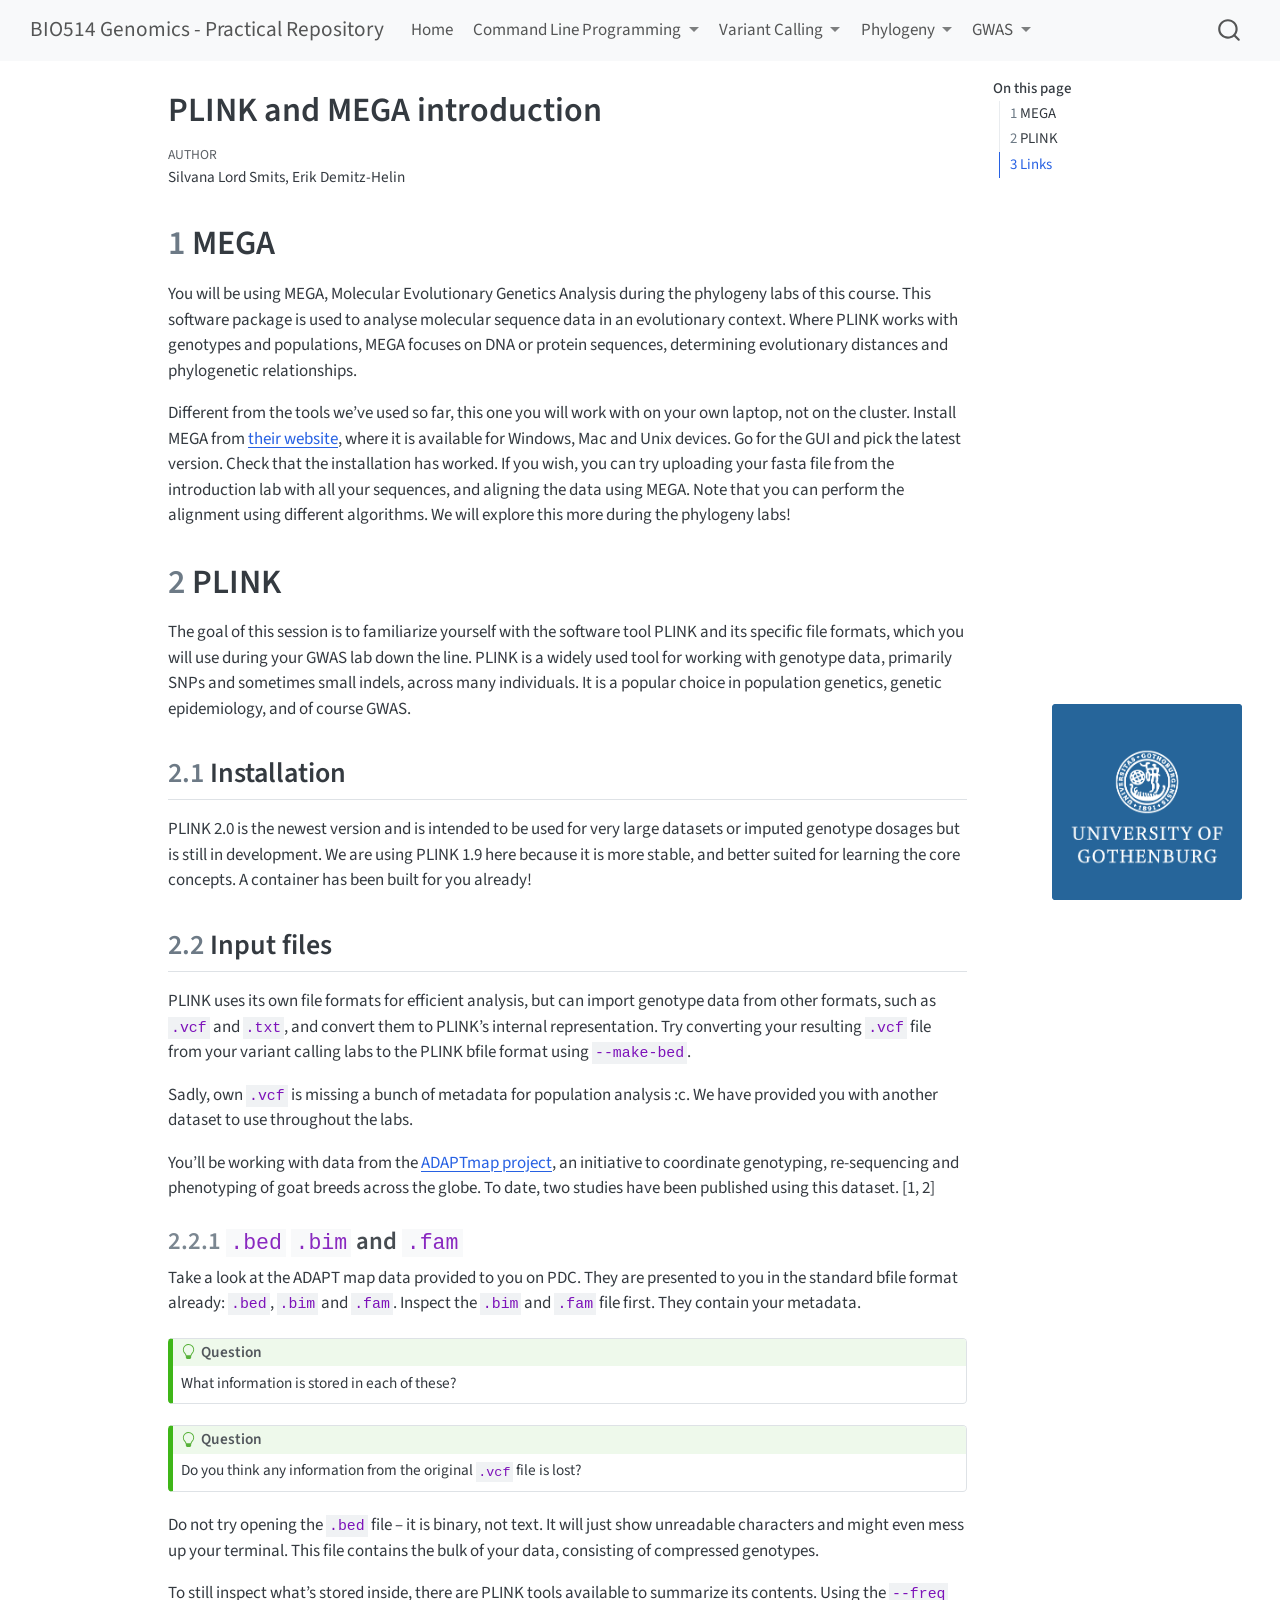
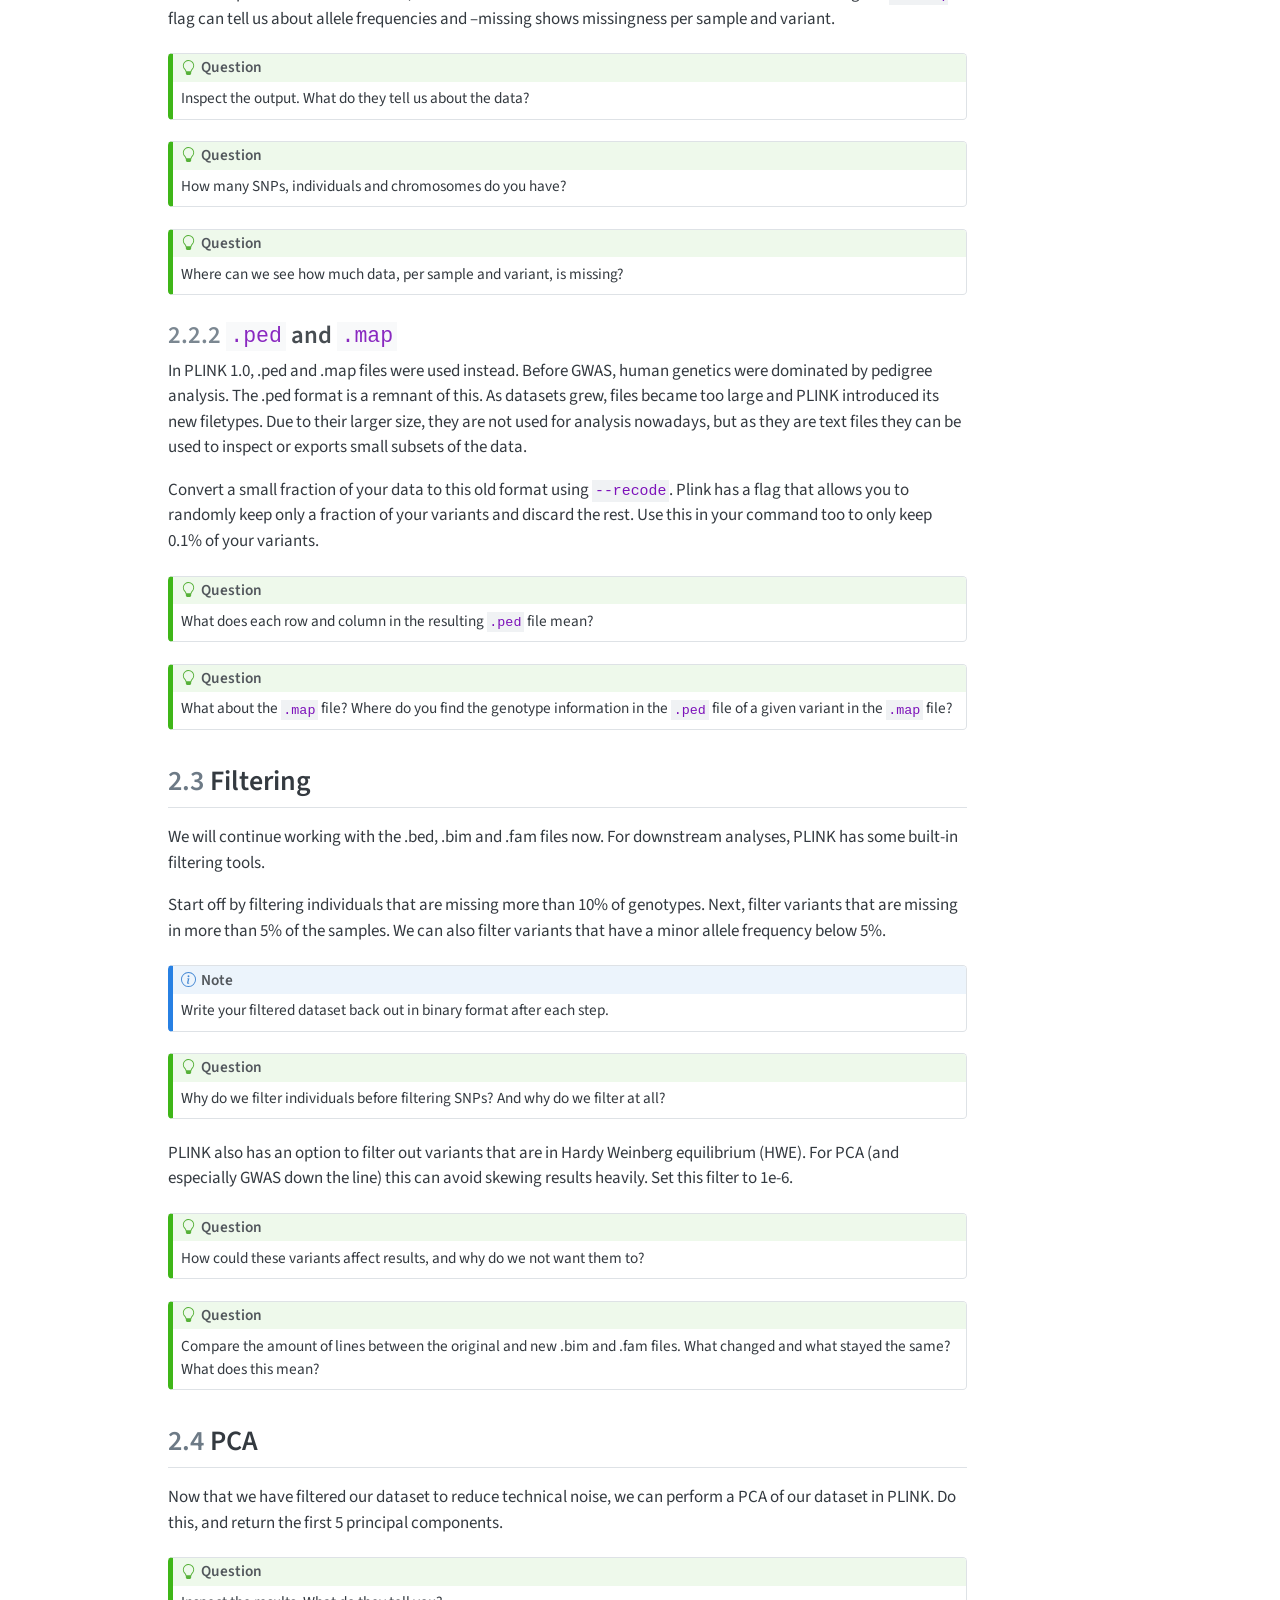
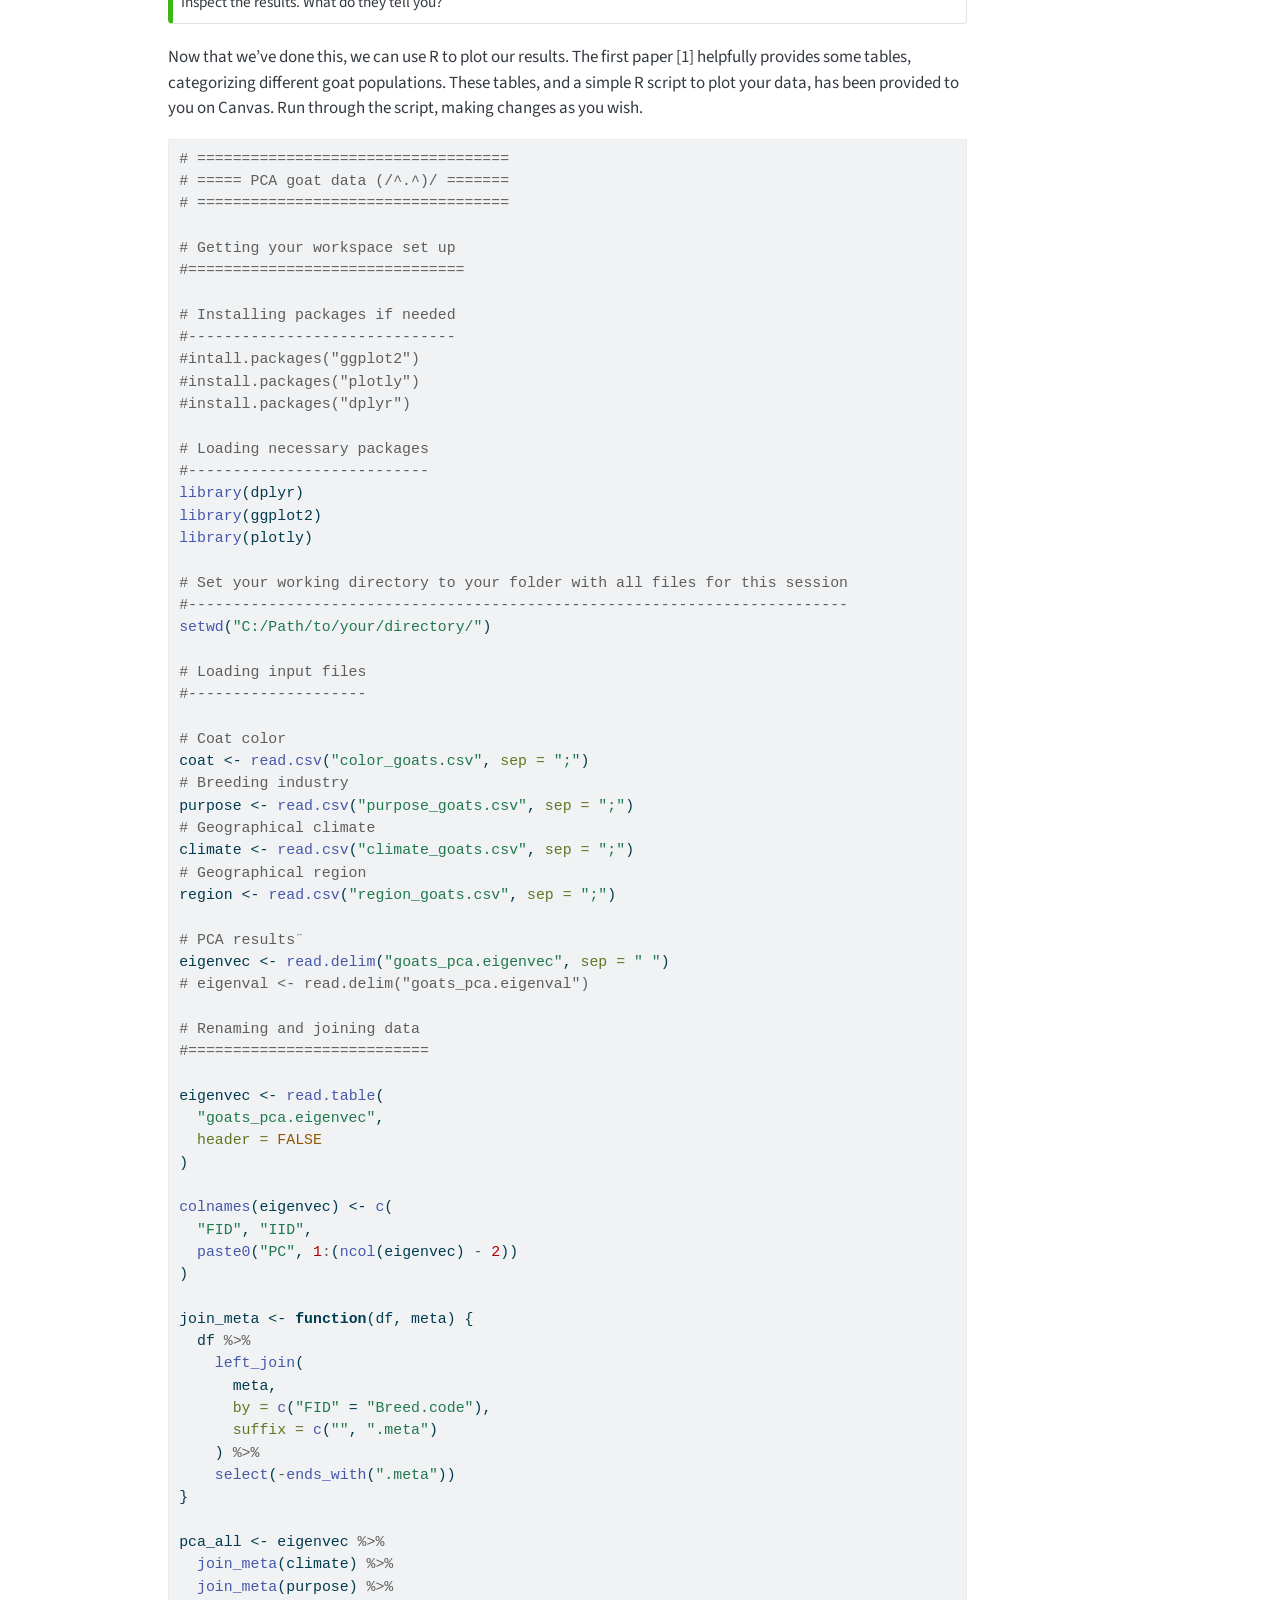
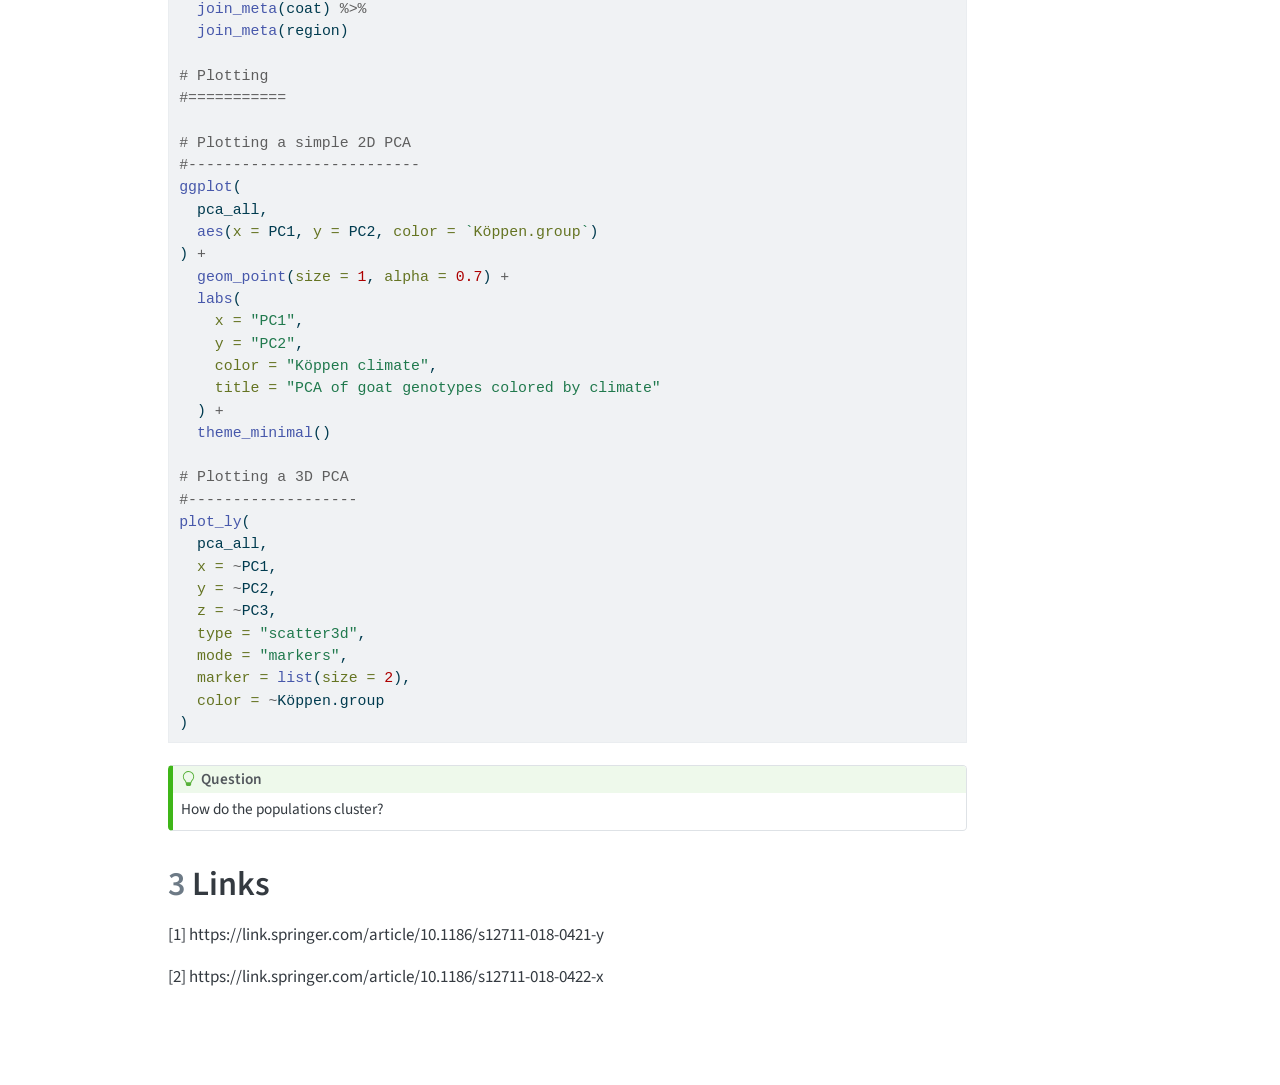
<file: practicals/Practicals - Variant Calling/PRACTICAL_PLINK_MEGA_INTRO.html>
<!DOCTYPE html>
<html xmlns="http://www.w3.org/1999/xhtml" lang="en" xml:lang="en"><head>

<meta charset="utf-8">
<meta name="generator" content="quarto-1.8.27">

<meta name="viewport" content="width=device-width, initial-scale=1.0, user-scalable=yes">

<meta name="author" content="Silvana Lord Smits, Erik Demitz-Helin">

<title>PLINK and MEGA introduction – BIO514 Genomics - Practical Repository</title>
<style>
code{white-space: pre-wrap;}
span.smallcaps{font-variant: small-caps;}
div.columns{display: flex; gap: min(4vw, 1.5em);}
div.column{flex: auto; overflow-x: auto;}
div.hanging-indent{margin-left: 1.5em; text-indent: -1.5em;}
ul.task-list{list-style: none;}
ul.task-list li input[type="checkbox"] {
  width: 0.8em;
  margin: 0 0.8em 0.2em -1em; /* quarto-specific, see https://github.com/quarto-dev/quarto-cli/issues/4556 */ 
  vertical-align: middle;
}
/* CSS for syntax highlighting */
html { -webkit-text-size-adjust: 100%; }
pre > code.sourceCode { white-space: pre; position: relative; }
pre > code.sourceCode > span { display: inline-block; line-height: 1.25; }
pre > code.sourceCode > span:empty { height: 1.2em; }
.sourceCode { overflow: visible; }
code.sourceCode > span { color: inherit; text-decoration: inherit; }
div.sourceCode { margin: 1em 0; }
pre.sourceCode { margin: 0; }
@media screen {
div.sourceCode { overflow: auto; }
}
@media print {
pre > code.sourceCode { white-space: pre-wrap; }
pre > code.sourceCode > span { text-indent: -5em; padding-left: 5em; }
}
pre.numberSource code
  { counter-reset: source-line 0; }
pre.numberSource code > span
  { position: relative; left: -4em; counter-increment: source-line; }
pre.numberSource code > span > a:first-child::before
  { content: counter(source-line);
    position: relative; left: -1em; text-align: right; vertical-align: baseline;
    border: none; display: inline-block;
    -webkit-touch-callout: none; -webkit-user-select: none;
    -khtml-user-select: none; -moz-user-select: none;
    -ms-user-select: none; user-select: none;
    padding: 0 4px; width: 4em;
  }
pre.numberSource { margin-left: 3em;  padding-left: 4px; }
div.sourceCode
  {   }
@media screen {
pre > code.sourceCode > span > a:first-child::before { text-decoration: underline; }
}
</style>


<script src="../../site_libs/quarto-nav/quarto-nav.js"></script>
<script src="../../site_libs/quarto-nav/headroom.min.js"></script>
<script src="../../site_libs/clipboard/clipboard.min.js"></script>
<script src="../../site_libs/quarto-search/autocomplete.umd.js"></script>
<script src="../../site_libs/quarto-search/fuse.min.js"></script>
<script src="../../site_libs/quarto-search/quarto-search.js"></script>
<meta name="quarto:offset" content="../../">
<script src="../../site_libs/quarto-html/quarto.js" type="module"></script>
<script src="../../site_libs/quarto-html/tabsets/tabsets.js" type="module"></script>
<script src="../../site_libs/quarto-html/axe/axe-check.js" type="module"></script>
<script src="../../site_libs/quarto-html/popper.min.js"></script>
<script src="../../site_libs/quarto-html/tippy.umd.min.js"></script>
<script src="../../site_libs/quarto-html/anchor.min.js"></script>
<link href="../../site_libs/quarto-html/tippy.css" rel="stylesheet">
<link href="../../site_libs/quarto-html/quarto-syntax-highlighting-ed96de9b727972fe78a7b5d16c58bf87.css" rel="stylesheet" id="quarto-text-highlighting-styles">
<script src="../../site_libs/bootstrap/bootstrap.min.js"></script>
<link href="../../site_libs/bootstrap/bootstrap-icons.css" rel="stylesheet">
<link href="../../site_libs/bootstrap/bootstrap-ed06b1a8fbb9871e551c89be113db626.min.css" rel="stylesheet" append-hash="true" id="quarto-bootstrap" data-mode="light">
<script id="quarto-search-options" type="application/json">{
  "location": "navbar",
  "copy-button": false,
  "collapse-after": 3,
  "panel-placement": "end",
  "type": "overlay",
  "limit": 50,
  "keyboard-shortcut": [
    "f",
    "/",
    "s"
  ],
  "show-item-context": false,
  "language": {
    "search-no-results-text": "No results",
    "search-matching-documents-text": "matching documents",
    "search-copy-link-title": "Copy link to search",
    "search-hide-matches-text": "Hide additional matches",
    "search-more-match-text": "more match in this document",
    "search-more-matches-text": "more matches in this document",
    "search-clear-button-title": "Clear",
    "search-text-placeholder": "",
    "search-detached-cancel-button-title": "Cancel",
    "search-submit-button-title": "Submit",
    "search-label": "Search"
  }
}</script>


<link rel="stylesheet" href="../../pages/styles.css">
</head>

<body class="nav-fixed quarto-light">

<div id="quarto-search-results"></div>
  <header id="quarto-header" class="headroom fixed-top">
    <nav class="navbar navbar-expand-lg " data-bs-theme="dark">
      <div class="navbar-container container-fluid">
      <div class="navbar-brand-container mx-auto">
    <a class="navbar-brand" href="../../index.html">
    <span class="navbar-title">BIO514 Genomics - Practical Repository</span>
    </a>
  </div>
            <div id="quarto-search" class="" title="Search"></div>
          <button class="navbar-toggler" type="button" data-bs-toggle="collapse" data-bs-target="#navbarCollapse" aria-controls="navbarCollapse" role="menu" aria-expanded="false" aria-label="Toggle navigation" onclick="if (window.quartoToggleHeadroom) { window.quartoToggleHeadroom(); }">
  <span class="navbar-toggler-icon"></span>
</button>
          <div class="collapse navbar-collapse" id="navbarCollapse">
            <ul class="navbar-nav navbar-nav-scroll me-auto">
  <li class="nav-item">
    <a class="nav-link" href="../../index.html"> 
<span class="menu-text">Home</span></a>
  </li>  
  <li class="nav-item dropdown ">
    <a class="nav-link dropdown-toggle" href="#" id="nav-menu-command-line-programming" role="link" data-bs-toggle="dropdown" aria-expanded="false">
 <span class="menu-text">Command Line Programming</span>
    </a>
    <ul class="dropdown-menu" aria-labelledby="nav-menu-command-line-programming">    
        <li class="dropdown-header">Command Line Programming Repetition</li>
        <li>
    <a class="dropdown-item" href="../../practicals/Practicals - CLI/PRACTICAL_COMMAND_LINE_REPETITION.html">
 <span class="dropdown-text">Repetition: CLI Repetition</span></a>
  </li>  
    </ul>
  </li>
  <li class="nav-item dropdown ">
    <a class="nav-link dropdown-toggle" href="#" id="nav-menu-variant-calling" role="link" data-bs-toggle="dropdown" aria-expanded="false">
 <span class="menu-text">Variant Calling</span>
    </a>
    <ul class="dropdown-menu" aria-labelledby="nav-menu-variant-calling">    
        <li class="dropdown-header">Variant Calling</li>
        <li>
    <a class="dropdown-item" href="../../practicals/Practicals - Variant Calling/PRACTICAL_VARIANT_CALLING.html">
 <span class="dropdown-text">Practical 1: Variant Calling</span></a>
  </li>  
        <li>
    <a class="dropdown-item" href="../../practicals/Practicals - Variant Calling/PRACTICAL_PLINK_INTRO.qmd">
 <span class="dropdown-text">Practical 2: PLINK Introduction</span></a>
  </li>  
    </ul>
  </li>
  <li class="nav-item dropdown ">
    <a class="nav-link dropdown-toggle" href="#" id="nav-menu-phylogeny" role="link" data-bs-toggle="dropdown" aria-expanded="false">
 <span class="menu-text">Phylogeny</span>
    </a>
    <ul class="dropdown-menu" aria-labelledby="nav-menu-phylogeny">    
        <li>
    <a class="dropdown-item" href="../../practicals/Practicals - Phylogeny/PRACTICAL_PHYLOGENY.html">
 <span class="dropdown-text">Practical 3: Phylogeny</span></a>
  </li>  
    </ul>
  </li>
  <li class="nav-item dropdown ">
    <a class="nav-link dropdown-toggle" href="#" id="nav-menu-gwas" role="link" data-bs-toggle="dropdown" aria-expanded="false">
 <span class="menu-text">GWAS</span>
    </a>
    <ul class="dropdown-menu" aria-labelledby="nav-menu-gwas">    
        <li>
    <a class="dropdown-item" href="../../practicals/Practicals - Phylogeny/PRACTICAL_GWAS.qmd">
 <span class="dropdown-text">Practical 3: GWAS</span></a>
  </li>  
    </ul>
  </li>
</ul>
          </div> <!-- /navcollapse -->
            <div class="quarto-navbar-tools">
</div>
      </div> <!-- /container-fluid -->
    </nav>
</header>
<!-- content -->
<div id="quarto-content" class="quarto-container page-columns page-rows-contents page-layout-article page-navbar">
<!-- sidebar -->
<!-- margin-sidebar -->
    <div id="quarto-margin-sidebar" class="sidebar margin-sidebar">
        <nav id="TOC" role="doc-toc" class="toc-active">
    <h2 id="toc-title">On this page</h2>
   
  <ul>
  <li><a href="#mega" id="toc-mega" class="nav-link active" data-scroll-target="#mega"><span class="header-section-number">1</span> MEGA</a></li>
  <li><a href="#plink" id="toc-plink" class="nav-link" data-scroll-target="#plink"><span class="header-section-number">2</span> PLINK</a>
  <ul class="collapse">
  <li><a href="#installation" id="toc-installation" class="nav-link" data-scroll-target="#installation"><span class="header-section-number">2.1</span> Installation</a></li>
  <li><a href="#input-files" id="toc-input-files" class="nav-link" data-scroll-target="#input-files"><span class="header-section-number">2.2</span> Input files</a>
  <ul class="collapse">
  <li><a href="#bed-.bim-and-.fam" id="toc-bed-.bim-and-.fam" class="nav-link" data-scroll-target="#bed-.bim-and-.fam"><span class="header-section-number">2.2.1</span> <code>.bed</code> <code>.bim</code> and <code>.fam</code></a></li>
  <li><a href="#ped-and-.map" id="toc-ped-and-.map" class="nav-link" data-scroll-target="#ped-and-.map"><span class="header-section-number">2.2.2</span> <code>.ped</code> and <code>.map</code></a></li>
  </ul></li>
  <li><a href="#filtering" id="toc-filtering" class="nav-link" data-scroll-target="#filtering"><span class="header-section-number">2.3</span> Filtering</a></li>
  <li><a href="#pca" id="toc-pca" class="nav-link" data-scroll-target="#pca"><span class="header-section-number">2.4</span> PCA</a></li>
  </ul></li>
  <li><a href="#links" id="toc-links" class="nav-link" data-scroll-target="#links"><span class="header-section-number">3</span> Links</a></li>
  </ul>
</nav>
    </div>
<!-- main -->
<main class="content" id="quarto-document-content">

<header id="title-block-header" class="quarto-title-block default">
<div class="quarto-title">
<h1 class="title">PLINK and MEGA introduction</h1>
</div>



<div class="quarto-title-meta">

    <div>
    <div class="quarto-title-meta-heading">Author</div>
    <div class="quarto-title-meta-contents">
             <p>Silvana Lord Smits, Erik Demitz-Helin </p>
          </div>
  </div>
    
  
    
  </div>
  


</header>


<section id="mega" class="level1" data-number="1">
<h1 data-number="1"><span class="header-section-number">1</span> MEGA</h1>
<p>You will be using MEGA, Molecular Evolutionary Genetics Analysis during the phylogeny labs of this course. This software package is used to analyse molecular sequence data in an evolutionary context. Where PLINK works with genotypes and populations, MEGA focuses on DNA or protein sequences, determining evolutionary distances and phylogenetic relationships.</p>
<p>Different from the tools we’ve used so far, this one you will work with on your own laptop, not on the cluster. Install MEGA from <a href="https://megasoftware.net/">their website</a>, where it is available for Windows, Mac and Unix devices. Go for the GUI and pick the latest version. Check that the installation has worked. If you wish, you can try uploading your fasta file from the introduction lab with all your sequences, and aligning the data using MEGA. Note that you can perform the alignment using different algorithms. We will explore this more during the phylogeny labs!</p>
</section>
<section id="plink" class="level1" data-number="2">
<h1 data-number="2"><span class="header-section-number">2</span> PLINK</h1>
<p>The goal of this session is to familiarize yourself with the software tool PLINK and its specific file formats, which you will use during your GWAS lab down the line. PLINK is a widely used tool for working with genotype data, primarily SNPs and sometimes small indels, across many individuals. It is a popular choice in population genetics, genetic epidemiology, and of course GWAS.</p>
<section id="installation" class="level2" data-number="2.1">
<h2 data-number="2.1" class="anchored" data-anchor-id="installation"><span class="header-section-number">2.1</span> Installation</h2>
<p>PLINK 2.0 is the newest version and is intended to be used for very large datasets or imputed genotype dosages but is still in development. We are using PLINK 1.9 here because it is more stable, and better suited for learning the core concepts. A container has been built for you already!</p>
</section>
<section id="input-files" class="level2" data-number="2.2">
<h2 data-number="2.2" class="anchored" data-anchor-id="input-files"><span class="header-section-number">2.2</span> Input files</h2>
<p>PLINK uses its own file formats for efficient analysis, but can import genotype data from other formats, such as <code>.vcf</code> and <code>.txt</code>, and convert them to PLINK’s internal representation. Try converting your resulting <code>.vcf</code> file from your variant calling labs to the PLINK bfile format using <code>--make-bed</code>.</p>
<p>Sadly, own <code>.vcf</code> is missing a bunch of metadata for population analysis :c.&nbsp;We have provided you with another dataset to use throughout the labs.</p>
<p>You’ll be working with data from the <a href="https://www.goatadaptmap.eu/">ADAPTmap project</a>, an initiative to coordinate genotyping, re-sequencing and phenotyping of goat breeds across the globe. To date, two studies have been published using this dataset. [1, 2]</p>
<section id="bed-.bim-and-.fam" class="level3" data-number="2.2.1">
<h3 data-number="2.2.1" class="anchored" data-anchor-id="bed-.bim-and-.fam"><span class="header-section-number">2.2.1</span> <code>.bed</code> <code>.bim</code> and <code>.fam</code></h3>
<p>Take a look at the ADAPT map data provided to you on PDC. They are presented to you in the standard bfile format already: <code>.bed</code>, <code>.bim</code> and <code>.fam</code>. Inspect the <code>.bim</code> and <code>.fam</code> file first. They contain your metadata.</p>
<div class="callout callout-style-default callout-tip callout-titled">
<div class="callout-header d-flex align-content-center">
<div class="callout-icon-container">
<i class="callout-icon"></i>
</div>
<div class="callout-title-container flex-fill">
<span class="screen-reader-only">Tip</span>Question
</div>
</div>
<div class="callout-body-container callout-body">
<p>What information is stored in each of these?</p>
</div>
</div>
<div class="callout callout-style-default callout-tip callout-titled">
<div class="callout-header d-flex align-content-center">
<div class="callout-icon-container">
<i class="callout-icon"></i>
</div>
<div class="callout-title-container flex-fill">
<span class="screen-reader-only">Tip</span>Question
</div>
</div>
<div class="callout-body-container callout-body">
<p>Do you think any information from the original <code>.vcf</code> file is lost?</p>
</div>
</div>
<p>Do not try opening the <code>.bed</code> file – it is binary, not text. It will just show unreadable characters and might even mess up your terminal. This file contains the bulk of your data, consisting of compressed genotypes.</p>
<p>To still inspect what’s stored inside, there are PLINK tools available to summarize its contents. Using the <code>--freq</code> flag can tell us about allele frequencies and –missing shows missingness per sample and variant.</p>
<div class="callout callout-style-default callout-tip callout-titled">
<div class="callout-header d-flex align-content-center">
<div class="callout-icon-container">
<i class="callout-icon"></i>
</div>
<div class="callout-title-container flex-fill">
<span class="screen-reader-only">Tip</span>Question
</div>
</div>
<div class="callout-body-container callout-body">
<p>Inspect the output. What do they tell us about the data?</p>
</div>
</div>
<div class="callout callout-style-default callout-tip callout-titled">
<div class="callout-header d-flex align-content-center">
<div class="callout-icon-container">
<i class="callout-icon"></i>
</div>
<div class="callout-title-container flex-fill">
<span class="screen-reader-only">Tip</span>Question
</div>
</div>
<div class="callout-body-container callout-body">
<p>How many SNPs, individuals and chromosomes do you have?</p>
</div>
</div>
<div class="callout callout-style-default callout-tip callout-titled">
<div class="callout-header d-flex align-content-center">
<div class="callout-icon-container">
<i class="callout-icon"></i>
</div>
<div class="callout-title-container flex-fill">
<span class="screen-reader-only">Tip</span>Question
</div>
</div>
<div class="callout-body-container callout-body">
<p>Where can we see how much data, per sample and variant, is missing?</p>
</div>
</div>
</section>
<section id="ped-and-.map" class="level3" data-number="2.2.2">
<h3 data-number="2.2.2" class="anchored" data-anchor-id="ped-and-.map"><span class="header-section-number">2.2.2</span> <code>.ped</code> and <code>.map</code></h3>
<p>In PLINK 1.0, .ped and .map files were used instead. Before GWAS, human genetics were dominated by pedigree analysis. The .ped format is a remnant of this. As datasets grew, files became too large and PLINK introduced its new filetypes. Due to their larger size, they are not used for analysis nowadays, but as they are text files they can be used to inspect or exports small subsets of the data.</p>
<p>Convert a small fraction of your data to this old format using <code>--recode</code>. Plink has a flag that allows you to randomly keep only a fraction of your variants and discard the rest. Use this in your command too to only keep 0.1% of your variants.</p>
<div class="callout callout-style-default callout-tip callout-titled">
<div class="callout-header d-flex align-content-center">
<div class="callout-icon-container">
<i class="callout-icon"></i>
</div>
<div class="callout-title-container flex-fill">
<span class="screen-reader-only">Tip</span>Question
</div>
</div>
<div class="callout-body-container callout-body">
<p>What does each row and column in the resulting <code>.ped</code> file mean?</p>
</div>
</div>
<div class="callout callout-style-default callout-tip callout-titled">
<div class="callout-header d-flex align-content-center">
<div class="callout-icon-container">
<i class="callout-icon"></i>
</div>
<div class="callout-title-container flex-fill">
<span class="screen-reader-only">Tip</span>Question
</div>
</div>
<div class="callout-body-container callout-body">
<p>What about the <code>.map</code> file? Where do you find the genotype information in the <code>.ped</code> file of a given variant in the <code>.map</code> file?</p>
</div>
</div>
</section>
</section>
<section id="filtering" class="level2" data-number="2.3">
<h2 data-number="2.3" class="anchored" data-anchor-id="filtering"><span class="header-section-number">2.3</span> Filtering</h2>
<p>We will continue working with the .bed, .bim and .fam files now. For downstream analyses, PLINK has some built-in filtering tools.</p>
<p>Start off by filtering individuals that are missing more than 10% of genotypes. Next, filter variants that are missing in more than 5% of the samples. We can also filter variants that have a minor allele frequency below 5%.</p>
<div class="callout callout-style-default callout-note callout-titled">
<div class="callout-header d-flex align-content-center">
<div class="callout-icon-container">
<i class="callout-icon"></i>
</div>
<div class="callout-title-container flex-fill">
Note
</div>
</div>
<div class="callout-body-container callout-body">
<p>Write your filtered dataset back out in binary format after each step.</p>
</div>
</div>
<div class="callout callout-style-default callout-tip callout-titled">
<div class="callout-header d-flex align-content-center">
<div class="callout-icon-container">
<i class="callout-icon"></i>
</div>
<div class="callout-title-container flex-fill">
<span class="screen-reader-only">Tip</span>Question
</div>
</div>
<div class="callout-body-container callout-body">
<p>Why do we filter individuals before filtering SNPs? And why do we filter at all?</p>
</div>
</div>
<p>PLINK also has an option to filter out variants that are in Hardy Weinberg equilibrium (HWE). For PCA (and especially GWAS down the line) this can avoid skewing results heavily. Set this filter to 1e-6.</p>
<div class="callout callout-style-default callout-tip callout-titled">
<div class="callout-header d-flex align-content-center">
<div class="callout-icon-container">
<i class="callout-icon"></i>
</div>
<div class="callout-title-container flex-fill">
<span class="screen-reader-only">Tip</span>Question
</div>
</div>
<div class="callout-body-container callout-body">
<p>How could these variants affect results, and why do we not want them to?</p>
</div>
</div>
<div class="callout callout-style-default callout-tip callout-titled">
<div class="callout-header d-flex align-content-center">
<div class="callout-icon-container">
<i class="callout-icon"></i>
</div>
<div class="callout-title-container flex-fill">
<span class="screen-reader-only">Tip</span>Question
</div>
</div>
<div class="callout-body-container callout-body">
<p>Compare the amount of lines between the original and new .bim and .fam files. What changed and what stayed the same? What does this mean?</p>
</div>
</div>
</section>
<section id="pca" class="level2" data-number="2.4">
<h2 data-number="2.4" class="anchored" data-anchor-id="pca"><span class="header-section-number">2.4</span> PCA</h2>
<p>Now that we have filtered our dataset to reduce technical noise, we can perform a PCA of our dataset in PLINK. Do this, and return the first 5 principal components.</p>
<div class="callout callout-style-default callout-tip callout-titled">
<div class="callout-header d-flex align-content-center">
<div class="callout-icon-container">
<i class="callout-icon"></i>
</div>
<div class="callout-title-container flex-fill">
<span class="screen-reader-only">Tip</span>Question
</div>
</div>
<div class="callout-body-container callout-body">
<p>Inspect the results. What do they tell you?</p>
</div>
</div>
<p>Now that we’ve done this, we can use R to plot our results. The first paper [1] helpfully provides some tables, categorizing different goat populations. These tables, and a simple R script to plot your data, has been provided to you on Canvas. Run through the script, making changes as you wish.</p>
<div class="code-copy-outer-scaffold"><div class="sourceCode" id="cb1"><pre class="sourceCode r code-with-copy"><code class="sourceCode r"><span id="cb1-1"><a href="#cb1-1" aria-hidden="true" tabindex="-1"></a><span class="co"># ===================================</span></span>
<span id="cb1-2"><a href="#cb1-2" aria-hidden="true" tabindex="-1"></a><span class="co"># ===== PCA goat data (/^.^)/ =======</span></span>
<span id="cb1-3"><a href="#cb1-3" aria-hidden="true" tabindex="-1"></a><span class="co"># ===================================</span></span>
<span id="cb1-4"><a href="#cb1-4" aria-hidden="true" tabindex="-1"></a></span>
<span id="cb1-5"><a href="#cb1-5" aria-hidden="true" tabindex="-1"></a><span class="co"># Getting your workspace set up</span></span>
<span id="cb1-6"><a href="#cb1-6" aria-hidden="true" tabindex="-1"></a><span class="co">#===============================</span></span>
<span id="cb1-7"><a href="#cb1-7" aria-hidden="true" tabindex="-1"></a></span>
<span id="cb1-8"><a href="#cb1-8" aria-hidden="true" tabindex="-1"></a><span class="co"># Installing packages if needed</span></span>
<span id="cb1-9"><a href="#cb1-9" aria-hidden="true" tabindex="-1"></a><span class="co">#------------------------------</span></span>
<span id="cb1-10"><a href="#cb1-10" aria-hidden="true" tabindex="-1"></a><span class="co">#intall.packages("ggplot2")</span></span>
<span id="cb1-11"><a href="#cb1-11" aria-hidden="true" tabindex="-1"></a><span class="co">#install.packages("plotly")</span></span>
<span id="cb1-12"><a href="#cb1-12" aria-hidden="true" tabindex="-1"></a><span class="co">#install.packages("dplyr")</span></span>
<span id="cb1-13"><a href="#cb1-13" aria-hidden="true" tabindex="-1"></a></span>
<span id="cb1-14"><a href="#cb1-14" aria-hidden="true" tabindex="-1"></a><span class="co"># Loading necessary packages</span></span>
<span id="cb1-15"><a href="#cb1-15" aria-hidden="true" tabindex="-1"></a><span class="co">#---------------------------</span></span>
<span id="cb1-16"><a href="#cb1-16" aria-hidden="true" tabindex="-1"></a><span class="fu">library</span>(dplyr)</span>
<span id="cb1-17"><a href="#cb1-17" aria-hidden="true" tabindex="-1"></a><span class="fu">library</span>(ggplot2)</span>
<span id="cb1-18"><a href="#cb1-18" aria-hidden="true" tabindex="-1"></a><span class="fu">library</span>(plotly)</span>
<span id="cb1-19"><a href="#cb1-19" aria-hidden="true" tabindex="-1"></a></span>
<span id="cb1-20"><a href="#cb1-20" aria-hidden="true" tabindex="-1"></a><span class="co"># Set your working directory to your folder with all files for this session</span></span>
<span id="cb1-21"><a href="#cb1-21" aria-hidden="true" tabindex="-1"></a><span class="co">#--------------------------------------------------------------------------</span></span>
<span id="cb1-22"><a href="#cb1-22" aria-hidden="true" tabindex="-1"></a><span class="fu">setwd</span>(<span class="st">"C:/Path/to/your/directory/"</span>)</span>
<span id="cb1-23"><a href="#cb1-23" aria-hidden="true" tabindex="-1"></a></span>
<span id="cb1-24"><a href="#cb1-24" aria-hidden="true" tabindex="-1"></a><span class="co"># Loading input files</span></span>
<span id="cb1-25"><a href="#cb1-25" aria-hidden="true" tabindex="-1"></a><span class="co">#--------------------</span></span>
<span id="cb1-26"><a href="#cb1-26" aria-hidden="true" tabindex="-1"></a></span>
<span id="cb1-27"><a href="#cb1-27" aria-hidden="true" tabindex="-1"></a><span class="co"># Coat color</span></span>
<span id="cb1-28"><a href="#cb1-28" aria-hidden="true" tabindex="-1"></a>coat <span class="ot">&lt;-</span> <span class="fu">read.csv</span>(<span class="st">"color_goats.csv"</span>, <span class="at">sep =</span> <span class="st">";"</span>)</span>
<span id="cb1-29"><a href="#cb1-29" aria-hidden="true" tabindex="-1"></a><span class="co"># Breeding industry</span></span>
<span id="cb1-30"><a href="#cb1-30" aria-hidden="true" tabindex="-1"></a>purpose <span class="ot">&lt;-</span> <span class="fu">read.csv</span>(<span class="st">"purpose_goats.csv"</span>, <span class="at">sep =</span> <span class="st">";"</span>)</span>
<span id="cb1-31"><a href="#cb1-31" aria-hidden="true" tabindex="-1"></a><span class="co"># Geographical climate</span></span>
<span id="cb1-32"><a href="#cb1-32" aria-hidden="true" tabindex="-1"></a>climate <span class="ot">&lt;-</span> <span class="fu">read.csv</span>(<span class="st">"climate_goats.csv"</span>, <span class="at">sep =</span> <span class="st">";"</span>)</span>
<span id="cb1-33"><a href="#cb1-33" aria-hidden="true" tabindex="-1"></a><span class="co"># Geographical region</span></span>
<span id="cb1-34"><a href="#cb1-34" aria-hidden="true" tabindex="-1"></a>region <span class="ot">&lt;-</span> <span class="fu">read.csv</span>(<span class="st">"region_goats.csv"</span>, <span class="at">sep =</span> <span class="st">";"</span>)</span>
<span id="cb1-35"><a href="#cb1-35" aria-hidden="true" tabindex="-1"></a></span>
<span id="cb1-36"><a href="#cb1-36" aria-hidden="true" tabindex="-1"></a><span class="co"># PCA results¨</span></span>
<span id="cb1-37"><a href="#cb1-37" aria-hidden="true" tabindex="-1"></a>eigenvec <span class="ot">&lt;-</span> <span class="fu">read.delim</span>(<span class="st">"goats_pca.eigenvec"</span>, <span class="at">sep =</span> <span class="st">" "</span>)</span>
<span id="cb1-38"><a href="#cb1-38" aria-hidden="true" tabindex="-1"></a><span class="co"># eigenval &lt;- read.delim("goats_pca.eigenval")</span></span>
<span id="cb1-39"><a href="#cb1-39" aria-hidden="true" tabindex="-1"></a></span>
<span id="cb1-40"><a href="#cb1-40" aria-hidden="true" tabindex="-1"></a><span class="co"># Renaming and joining data</span></span>
<span id="cb1-41"><a href="#cb1-41" aria-hidden="true" tabindex="-1"></a><span class="co">#===========================</span></span>
<span id="cb1-42"><a href="#cb1-42" aria-hidden="true" tabindex="-1"></a></span>
<span id="cb1-43"><a href="#cb1-43" aria-hidden="true" tabindex="-1"></a>eigenvec <span class="ot">&lt;-</span> <span class="fu">read.table</span>(</span>
<span id="cb1-44"><a href="#cb1-44" aria-hidden="true" tabindex="-1"></a>  <span class="st">"goats_pca.eigenvec"</span>,</span>
<span id="cb1-45"><a href="#cb1-45" aria-hidden="true" tabindex="-1"></a>  <span class="at">header =</span> <span class="cn">FALSE</span></span>
<span id="cb1-46"><a href="#cb1-46" aria-hidden="true" tabindex="-1"></a>)</span>
<span id="cb1-47"><a href="#cb1-47" aria-hidden="true" tabindex="-1"></a></span>
<span id="cb1-48"><a href="#cb1-48" aria-hidden="true" tabindex="-1"></a><span class="fu">colnames</span>(eigenvec) <span class="ot">&lt;-</span> <span class="fu">c</span>(</span>
<span id="cb1-49"><a href="#cb1-49" aria-hidden="true" tabindex="-1"></a>  <span class="st">"FID"</span>, <span class="st">"IID"</span>,</span>
<span id="cb1-50"><a href="#cb1-50" aria-hidden="true" tabindex="-1"></a>  <span class="fu">paste0</span>(<span class="st">"PC"</span>, <span class="dv">1</span><span class="sc">:</span>(<span class="fu">ncol</span>(eigenvec) <span class="sc">-</span> <span class="dv">2</span>))</span>
<span id="cb1-51"><a href="#cb1-51" aria-hidden="true" tabindex="-1"></a>)</span>
<span id="cb1-52"><a href="#cb1-52" aria-hidden="true" tabindex="-1"></a></span>
<span id="cb1-53"><a href="#cb1-53" aria-hidden="true" tabindex="-1"></a>join_meta <span class="ot">&lt;-</span> <span class="cf">function</span>(df, meta) {</span>
<span id="cb1-54"><a href="#cb1-54" aria-hidden="true" tabindex="-1"></a>  df <span class="sc">%&gt;%</span></span>
<span id="cb1-55"><a href="#cb1-55" aria-hidden="true" tabindex="-1"></a>    <span class="fu">left_join</span>(</span>
<span id="cb1-56"><a href="#cb1-56" aria-hidden="true" tabindex="-1"></a>      meta,</span>
<span id="cb1-57"><a href="#cb1-57" aria-hidden="true" tabindex="-1"></a>      <span class="at">by =</span> <span class="fu">c</span>(<span class="st">"FID"</span> <span class="ot">=</span> <span class="st">"Breed.code"</span>),</span>
<span id="cb1-58"><a href="#cb1-58" aria-hidden="true" tabindex="-1"></a>      <span class="at">suffix =</span> <span class="fu">c</span>(<span class="st">""</span>, <span class="st">".meta"</span>)</span>
<span id="cb1-59"><a href="#cb1-59" aria-hidden="true" tabindex="-1"></a>    ) <span class="sc">%&gt;%</span></span>
<span id="cb1-60"><a href="#cb1-60" aria-hidden="true" tabindex="-1"></a>    <span class="fu">select</span>(<span class="sc">-</span><span class="fu">ends_with</span>(<span class="st">".meta"</span>))</span>
<span id="cb1-61"><a href="#cb1-61" aria-hidden="true" tabindex="-1"></a>}</span>
<span id="cb1-62"><a href="#cb1-62" aria-hidden="true" tabindex="-1"></a></span>
<span id="cb1-63"><a href="#cb1-63" aria-hidden="true" tabindex="-1"></a>pca_all <span class="ot">&lt;-</span> eigenvec <span class="sc">%&gt;%</span></span>
<span id="cb1-64"><a href="#cb1-64" aria-hidden="true" tabindex="-1"></a>  <span class="fu">join_meta</span>(climate) <span class="sc">%&gt;%</span></span>
<span id="cb1-65"><a href="#cb1-65" aria-hidden="true" tabindex="-1"></a>  <span class="fu">join_meta</span>(purpose) <span class="sc">%&gt;%</span></span>
<span id="cb1-66"><a href="#cb1-66" aria-hidden="true" tabindex="-1"></a>  <span class="fu">join_meta</span>(coat) <span class="sc">%&gt;%</span></span>
<span id="cb1-67"><a href="#cb1-67" aria-hidden="true" tabindex="-1"></a>  <span class="fu">join_meta</span>(region)</span>
<span id="cb1-68"><a href="#cb1-68" aria-hidden="true" tabindex="-1"></a>  </span>
<span id="cb1-69"><a href="#cb1-69" aria-hidden="true" tabindex="-1"></a><span class="co"># Plotting </span></span>
<span id="cb1-70"><a href="#cb1-70" aria-hidden="true" tabindex="-1"></a><span class="co">#===========</span></span>
<span id="cb1-71"><a href="#cb1-71" aria-hidden="true" tabindex="-1"></a></span>
<span id="cb1-72"><a href="#cb1-72" aria-hidden="true" tabindex="-1"></a><span class="co"># Plotting a simple 2D PCA</span></span>
<span id="cb1-73"><a href="#cb1-73" aria-hidden="true" tabindex="-1"></a><span class="co">#--------------------------</span></span>
<span id="cb1-74"><a href="#cb1-74" aria-hidden="true" tabindex="-1"></a><span class="fu">ggplot</span>(</span>
<span id="cb1-75"><a href="#cb1-75" aria-hidden="true" tabindex="-1"></a>  pca_all,</span>
<span id="cb1-76"><a href="#cb1-76" aria-hidden="true" tabindex="-1"></a>  <span class="fu">aes</span>(<span class="at">x =</span> PC1, <span class="at">y =</span> PC2, <span class="at">color =</span> <span class="st">`</span><span class="at">Köppen.group</span><span class="st">`</span>)</span>
<span id="cb1-77"><a href="#cb1-77" aria-hidden="true" tabindex="-1"></a>) <span class="sc">+</span></span>
<span id="cb1-78"><a href="#cb1-78" aria-hidden="true" tabindex="-1"></a>  <span class="fu">geom_point</span>(<span class="at">size =</span> <span class="dv">1</span>, <span class="at">alpha =</span> <span class="fl">0.7</span>) <span class="sc">+</span></span>
<span id="cb1-79"><a href="#cb1-79" aria-hidden="true" tabindex="-1"></a>  <span class="fu">labs</span>(</span>
<span id="cb1-80"><a href="#cb1-80" aria-hidden="true" tabindex="-1"></a>    <span class="at">x =</span> <span class="st">"PC1"</span>,</span>
<span id="cb1-81"><a href="#cb1-81" aria-hidden="true" tabindex="-1"></a>    <span class="at">y =</span> <span class="st">"PC2"</span>,</span>
<span id="cb1-82"><a href="#cb1-82" aria-hidden="true" tabindex="-1"></a>    <span class="at">color =</span> <span class="st">"Köppen climate"</span>,</span>
<span id="cb1-83"><a href="#cb1-83" aria-hidden="true" tabindex="-1"></a>    <span class="at">title =</span> <span class="st">"PCA of goat genotypes colored by climate"</span></span>
<span id="cb1-84"><a href="#cb1-84" aria-hidden="true" tabindex="-1"></a>  ) <span class="sc">+</span></span>
<span id="cb1-85"><a href="#cb1-85" aria-hidden="true" tabindex="-1"></a>  <span class="fu">theme_minimal</span>()</span>
<span id="cb1-86"><a href="#cb1-86" aria-hidden="true" tabindex="-1"></a></span>
<span id="cb1-87"><a href="#cb1-87" aria-hidden="true" tabindex="-1"></a><span class="co"># Plotting a 3D PCA</span></span>
<span id="cb1-88"><a href="#cb1-88" aria-hidden="true" tabindex="-1"></a><span class="co">#-------------------</span></span>
<span id="cb1-89"><a href="#cb1-89" aria-hidden="true" tabindex="-1"></a><span class="fu">plot_ly</span>(</span>
<span id="cb1-90"><a href="#cb1-90" aria-hidden="true" tabindex="-1"></a>  pca_all,</span>
<span id="cb1-91"><a href="#cb1-91" aria-hidden="true" tabindex="-1"></a>  <span class="at">x =</span> <span class="sc">~</span>PC1,</span>
<span id="cb1-92"><a href="#cb1-92" aria-hidden="true" tabindex="-1"></a>  <span class="at">y =</span> <span class="sc">~</span>PC2,</span>
<span id="cb1-93"><a href="#cb1-93" aria-hidden="true" tabindex="-1"></a>  <span class="at">z =</span> <span class="sc">~</span>PC3,</span>
<span id="cb1-94"><a href="#cb1-94" aria-hidden="true" tabindex="-1"></a>  <span class="at">type =</span> <span class="st">"scatter3d"</span>,</span>
<span id="cb1-95"><a href="#cb1-95" aria-hidden="true" tabindex="-1"></a>  <span class="at">mode =</span> <span class="st">"markers"</span>,</span>
<span id="cb1-96"><a href="#cb1-96" aria-hidden="true" tabindex="-1"></a>  <span class="at">marker =</span> <span class="fu">list</span>(<span class="at">size =</span> <span class="dv">2</span>),</span>
<span id="cb1-97"><a href="#cb1-97" aria-hidden="true" tabindex="-1"></a>  <span class="at">color =</span> <span class="sc">~</span>Köppen.group</span>
<span id="cb1-98"><a href="#cb1-98" aria-hidden="true" tabindex="-1"></a>)</span></code></pre></div><button title="Copy to Clipboard" class="code-copy-button"><i class="bi"></i></button></div>
<div class="callout callout-style-default callout-tip callout-titled">
<div class="callout-header d-flex align-content-center">
<div class="callout-icon-container">
<i class="callout-icon"></i>
</div>
<div class="callout-title-container flex-fill">
<span class="screen-reader-only">Tip</span>Question
</div>
</div>
<div class="callout-body-container callout-body">
<p>How do the populations cluster?</p>
</div>
</div>
</section>
</section>
<section id="links" class="level1" data-number="3">
<h1 data-number="3"><span class="header-section-number">3</span> Links</h1>
<p>[1] https://link.springer.com/article/10.1186/s12711-018-0421-y</p>
<p>[2] https://link.springer.com/article/10.1186/s12711-018-0422-x</p>


</section>

</main> <!-- /main -->
<script id="quarto-html-after-body" type="application/javascript">
  window.document.addEventListener("DOMContentLoaded", function (event) {
    const icon = "";
    const anchorJS = new window.AnchorJS();
    anchorJS.options = {
      placement: 'right',
      icon: icon
    };
    anchorJS.add('.anchored');
    const isCodeAnnotation = (el) => {
      for (const clz of el.classList) {
        if (clz.startsWith('code-annotation-')) {                     
          return true;
        }
      }
      return false;
    }
    const onCopySuccess = function(e) {
      // button target
      const button = e.trigger;
      // don't keep focus
      button.blur();
      // flash "checked"
      button.classList.add('code-copy-button-checked');
      var currentTitle = button.getAttribute("title");
      button.setAttribute("title", "Copied!");
      let tooltip;
      if (window.bootstrap) {
        button.setAttribute("data-bs-toggle", "tooltip");
        button.setAttribute("data-bs-placement", "left");
        button.setAttribute("data-bs-title", "Copied!");
        tooltip = new bootstrap.Tooltip(button, 
          { trigger: "manual", 
            customClass: "code-copy-button-tooltip",
            offset: [0, -8]});
        tooltip.show();    
      }
      setTimeout(function() {
        if (tooltip) {
          tooltip.hide();
          button.removeAttribute("data-bs-title");
          button.removeAttribute("data-bs-toggle");
          button.removeAttribute("data-bs-placement");
        }
        button.setAttribute("title", currentTitle);
        button.classList.remove('code-copy-button-checked');
      }, 1000);
      // clear code selection
      e.clearSelection();
    }
    const getTextToCopy = function(trigger) {
      const outerScaffold = trigger.parentElement.cloneNode(true);
      const codeEl = outerScaffold.querySelector('code');
      for (const childEl of codeEl.children) {
        if (isCodeAnnotation(childEl)) {
          childEl.remove();
        }
      }
      return codeEl.innerText;
    }
    const clipboard = new window.ClipboardJS('.code-copy-button:not([data-in-quarto-modal])', {
      text: getTextToCopy
    });
    clipboard.on('success', onCopySuccess);
    if (window.document.getElementById('quarto-embedded-source-code-modal')) {
      const clipboardModal = new window.ClipboardJS('.code-copy-button[data-in-quarto-modal]', {
        text: getTextToCopy,
        container: window.document.getElementById('quarto-embedded-source-code-modal')
      });
      clipboardModal.on('success', onCopySuccess);
    }
      var localhostRegex = new RegExp(/^(?:http|https):\/\/localhost\:?[0-9]*\//);
      var mailtoRegex = new RegExp(/^mailto:/);
        var filterRegex = new RegExp("https:\/\/dodslaser\.github\.io\/BIO514-2026\/");
      var isInternal = (href) => {
          return filterRegex.test(href) || localhostRegex.test(href) || mailtoRegex.test(href);
      }
      // Inspect non-navigation links and adorn them if external
     var links = window.document.querySelectorAll('a[href]:not(.nav-link):not(.navbar-brand):not(.toc-action):not(.sidebar-link):not(.sidebar-item-toggle):not(.pagination-link):not(.no-external):not([aria-hidden]):not(.dropdown-item):not(.quarto-navigation-tool):not(.about-link)');
      for (var i=0; i<links.length; i++) {
        const link = links[i];
        if (!isInternal(link.href)) {
          // undo the damage that might have been done by quarto-nav.js in the case of
          // links that we want to consider external
          if (link.dataset.originalHref !== undefined) {
            link.href = link.dataset.originalHref;
          }
            // target, if specified
            link.setAttribute("target", "_blank");
            if (link.getAttribute("rel") === null) {
              link.setAttribute("rel", "noopener");
            }
        }
      }
    function tippyHover(el, contentFn, onTriggerFn, onUntriggerFn) {
      const config = {
        allowHTML: true,
        maxWidth: 500,
        delay: 100,
        arrow: false,
        appendTo: function(el) {
            return el.parentElement;
        },
        interactive: true,
        interactiveBorder: 10,
        theme: 'quarto',
        placement: 'bottom-start',
      };
      if (contentFn) {
        config.content = contentFn;
      }
      if (onTriggerFn) {
        config.onTrigger = onTriggerFn;
      }
      if (onUntriggerFn) {
        config.onUntrigger = onUntriggerFn;
      }
      window.tippy(el, config); 
    }
    const noterefs = window.document.querySelectorAll('a[role="doc-noteref"]');
    for (var i=0; i<noterefs.length; i++) {
      const ref = noterefs[i];
      tippyHover(ref, function() {
        // use id or data attribute instead here
        let href = ref.getAttribute('data-footnote-href') || ref.getAttribute('href');
        try { href = new URL(href).hash; } catch {}
        const id = href.replace(/^#\/?/, "");
        const note = window.document.getElementById(id);
        if (note) {
          return note.innerHTML;
        } else {
          return "";
        }
      });
    }
    const xrefs = window.document.querySelectorAll('a.quarto-xref');
    const processXRef = (id, note) => {
      // Strip column container classes
      const stripColumnClz = (el) => {
        el.classList.remove("page-full", "page-columns");
        if (el.children) {
          for (const child of el.children) {
            stripColumnClz(child);
          }
        }
      }
      stripColumnClz(note)
      if (id === null || id.startsWith('sec-')) {
        // Special case sections, only their first couple elements
        const container = document.createElement("div");
        if (note.children && note.children.length > 2) {
          container.appendChild(note.children[0].cloneNode(true));
          for (let i = 1; i < note.children.length; i++) {
            const child = note.children[i];
            if (child.tagName === "P" && child.innerText === "") {
              continue;
            } else {
              container.appendChild(child.cloneNode(true));
              break;
            }
          }
          if (window.Quarto?.typesetMath) {
            window.Quarto.typesetMath(container);
          }
          return container.innerHTML
        } else {
          if (window.Quarto?.typesetMath) {
            window.Quarto.typesetMath(note);
          }
          return note.innerHTML;
        }
      } else {
        // Remove any anchor links if they are present
        const anchorLink = note.querySelector('a.anchorjs-link');
        if (anchorLink) {
          anchorLink.remove();
        }
        if (window.Quarto?.typesetMath) {
          window.Quarto.typesetMath(note);
        }
        if (note.classList.contains("callout")) {
          return note.outerHTML;
        } else {
          return note.innerHTML;
        }
      }
    }
    for (var i=0; i<xrefs.length; i++) {
      const xref = xrefs[i];
      tippyHover(xref, undefined, function(instance) {
        instance.disable();
        let url = xref.getAttribute('href');
        let hash = undefined; 
        if (url.startsWith('#')) {
          hash = url;
        } else {
          try { hash = new URL(url).hash; } catch {}
        }
        if (hash) {
          const id = hash.replace(/^#\/?/, "");
          const note = window.document.getElementById(id);
          if (note !== null) {
            try {
              const html = processXRef(id, note.cloneNode(true));
              instance.setContent(html);
            } finally {
              instance.enable();
              instance.show();
            }
          } else {
            // See if we can fetch this
            fetch(url.split('#')[0])
            .then(res => res.text())
            .then(html => {
              const parser = new DOMParser();
              const htmlDoc = parser.parseFromString(html, "text/html");
              const note = htmlDoc.getElementById(id);
              if (note !== null) {
                const html = processXRef(id, note);
                instance.setContent(html);
              } 
            }).finally(() => {
              instance.enable();
              instance.show();
            });
          }
        } else {
          // See if we can fetch a full url (with no hash to target)
          // This is a special case and we should probably do some content thinning / targeting
          fetch(url)
          .then(res => res.text())
          .then(html => {
            const parser = new DOMParser();
            const htmlDoc = parser.parseFromString(html, "text/html");
            const note = htmlDoc.querySelector('main.content');
            if (note !== null) {
              // This should only happen for chapter cross references
              // (since there is no id in the URL)
              // remove the first header
              if (note.children.length > 0 && note.children[0].tagName === "HEADER") {
                note.children[0].remove();
              }
              const html = processXRef(null, note);
              instance.setContent(html);
            } 
          }).finally(() => {
            instance.enable();
            instance.show();
          });
        }
      }, function(instance) {
      });
    }
        let selectedAnnoteEl;
        const selectorForAnnotation = ( cell, annotation) => {
          let cellAttr = 'data-code-cell="' + cell + '"';
          let lineAttr = 'data-code-annotation="' +  annotation + '"';
          const selector = 'span[' + cellAttr + '][' + lineAttr + ']';
          return selector;
        }
        const selectCodeLines = (annoteEl) => {
          const doc = window.document;
          const targetCell = annoteEl.getAttribute("data-target-cell");
          const targetAnnotation = annoteEl.getAttribute("data-target-annotation");
          const annoteSpan = window.document.querySelector(selectorForAnnotation(targetCell, targetAnnotation));
          const lines = annoteSpan.getAttribute("data-code-lines").split(",");
          const lineIds = lines.map((line) => {
            return targetCell + "-" + line;
          })
          let top = null;
          let height = null;
          let parent = null;
          if (lineIds.length > 0) {
              //compute the position of the single el (top and bottom and make a div)
              const el = window.document.getElementById(lineIds[0]);
              top = el.offsetTop;
              height = el.offsetHeight;
              parent = el.parentElement.parentElement;
            if (lineIds.length > 1) {
              const lastEl = window.document.getElementById(lineIds[lineIds.length - 1]);
              const bottom = lastEl.offsetTop + lastEl.offsetHeight;
              height = bottom - top;
            }
            if (top !== null && height !== null && parent !== null) {
              // cook up a div (if necessary) and position it 
              let div = window.document.getElementById("code-annotation-line-highlight");
              if (div === null) {
                div = window.document.createElement("div");
                div.setAttribute("id", "code-annotation-line-highlight");
                div.style.position = 'absolute';
                parent.appendChild(div);
              }
              div.style.top = top - 2 + "px";
              div.style.height = height + 4 + "px";
              div.style.left = 0;
              let gutterDiv = window.document.getElementById("code-annotation-line-highlight-gutter");
              if (gutterDiv === null) {
                gutterDiv = window.document.createElement("div");
                gutterDiv.setAttribute("id", "code-annotation-line-highlight-gutter");
                gutterDiv.style.position = 'absolute';
                const codeCell = window.document.getElementById(targetCell);
                const gutter = codeCell.querySelector('.code-annotation-gutter');
                gutter.appendChild(gutterDiv);
              }
              gutterDiv.style.top = top - 2 + "px";
              gutterDiv.style.height = height + 4 + "px";
            }
            selectedAnnoteEl = annoteEl;
          }
        };
        const unselectCodeLines = () => {
          const elementsIds = ["code-annotation-line-highlight", "code-annotation-line-highlight-gutter"];
          elementsIds.forEach((elId) => {
            const div = window.document.getElementById(elId);
            if (div) {
              div.remove();
            }
          });
          selectedAnnoteEl = undefined;
        };
          // Handle positioning of the toggle
      window.addEventListener(
        "resize",
        throttle(() => {
          elRect = undefined;
          if (selectedAnnoteEl) {
            selectCodeLines(selectedAnnoteEl);
          }
        }, 10)
      );
      function throttle(fn, ms) {
      let throttle = false;
      let timer;
        return (...args) => {
          if(!throttle) { // first call gets through
              fn.apply(this, args);
              throttle = true;
          } else { // all the others get throttled
              if(timer) clearTimeout(timer); // cancel #2
              timer = setTimeout(() => {
                fn.apply(this, args);
                timer = throttle = false;
              }, ms);
          }
        };
      }
        // Attach click handler to the DT
        const annoteDls = window.document.querySelectorAll('dt[data-target-cell]');
        for (const annoteDlNode of annoteDls) {
          annoteDlNode.addEventListener('click', (event) => {
            const clickedEl = event.target;
            if (clickedEl !== selectedAnnoteEl) {
              unselectCodeLines();
              const activeEl = window.document.querySelector('dt[data-target-cell].code-annotation-active');
              if (activeEl) {
                activeEl.classList.remove('code-annotation-active');
              }
              selectCodeLines(clickedEl);
              clickedEl.classList.add('code-annotation-active');
            } else {
              // Unselect the line
              unselectCodeLines();
              clickedEl.classList.remove('code-annotation-active');
            }
          });
        }
    const findCites = (el) => {
      const parentEl = el.parentElement;
      if (parentEl) {
        const cites = parentEl.dataset.cites;
        if (cites) {
          return {
            el,
            cites: cites.split(' ')
          };
        } else {
          return findCites(el.parentElement)
        }
      } else {
        return undefined;
      }
    };
    var bibliorefs = window.document.querySelectorAll('a[role="doc-biblioref"]');
    for (var i=0; i<bibliorefs.length; i++) {
      const ref = bibliorefs[i];
      const citeInfo = findCites(ref);
      if (citeInfo) {
        tippyHover(citeInfo.el, function() {
          var popup = window.document.createElement('div');
          citeInfo.cites.forEach(function(cite) {
            var citeDiv = window.document.createElement('div');
            citeDiv.classList.add('hanging-indent');
            citeDiv.classList.add('csl-entry');
            var biblioDiv = window.document.getElementById('ref-' + cite);
            if (biblioDiv) {
              citeDiv.innerHTML = biblioDiv.innerHTML;
            }
            popup.appendChild(citeDiv);
          });
          return popup.innerHTML;
        });
      }
    }
  });
  </script>
</div> <!-- /content -->




</body></html>
</file>
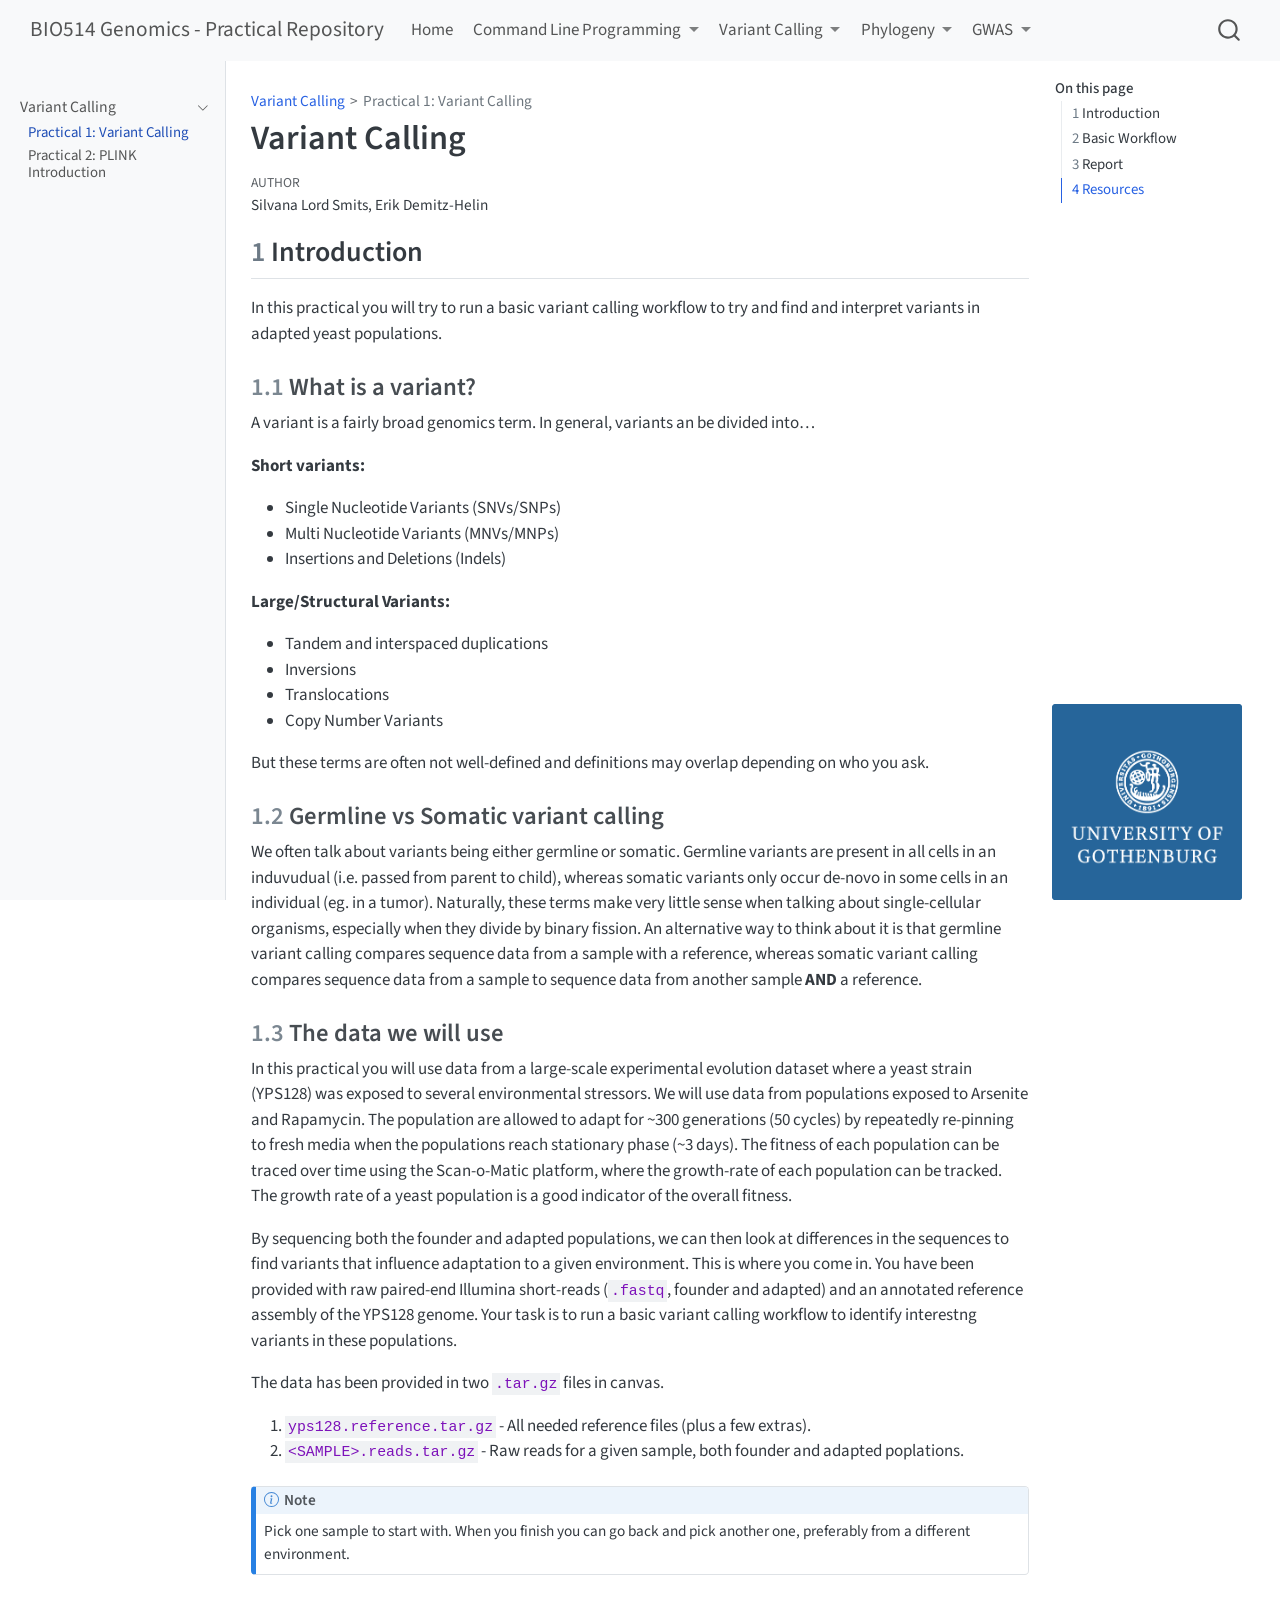
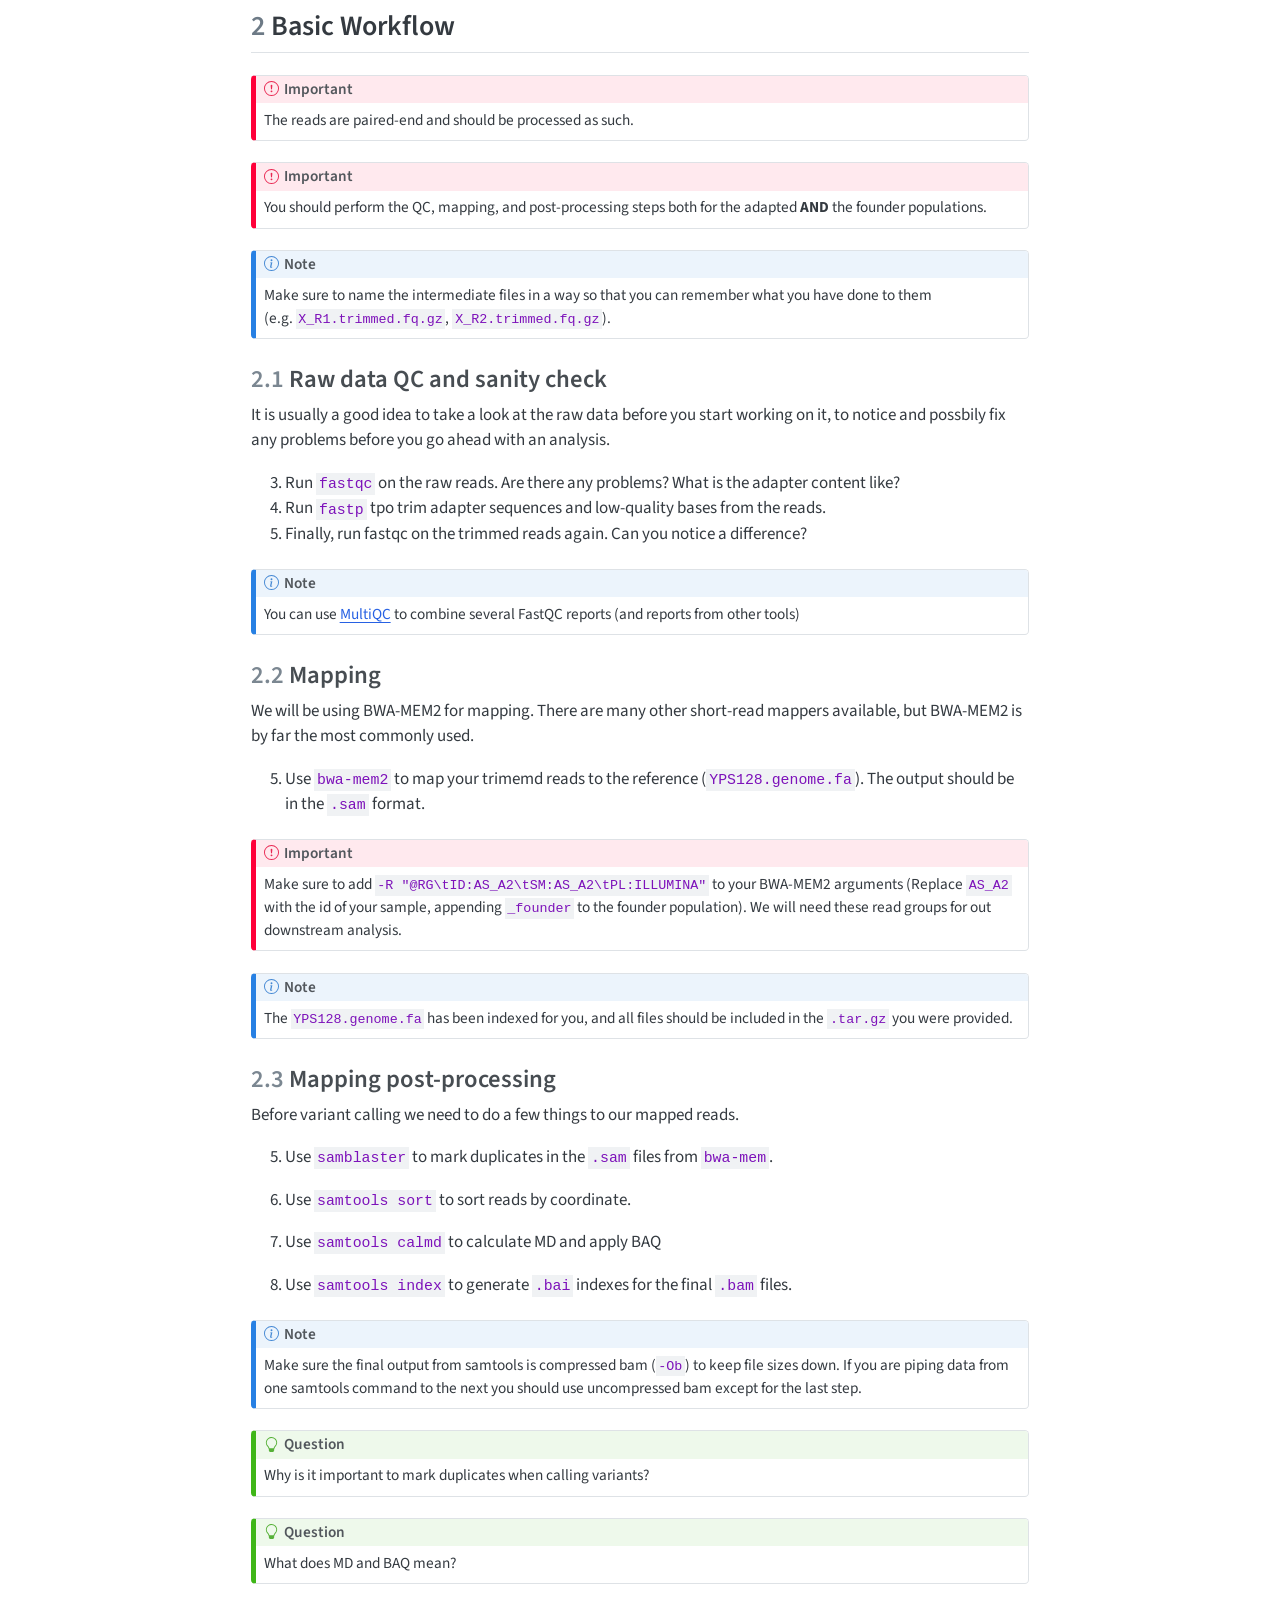
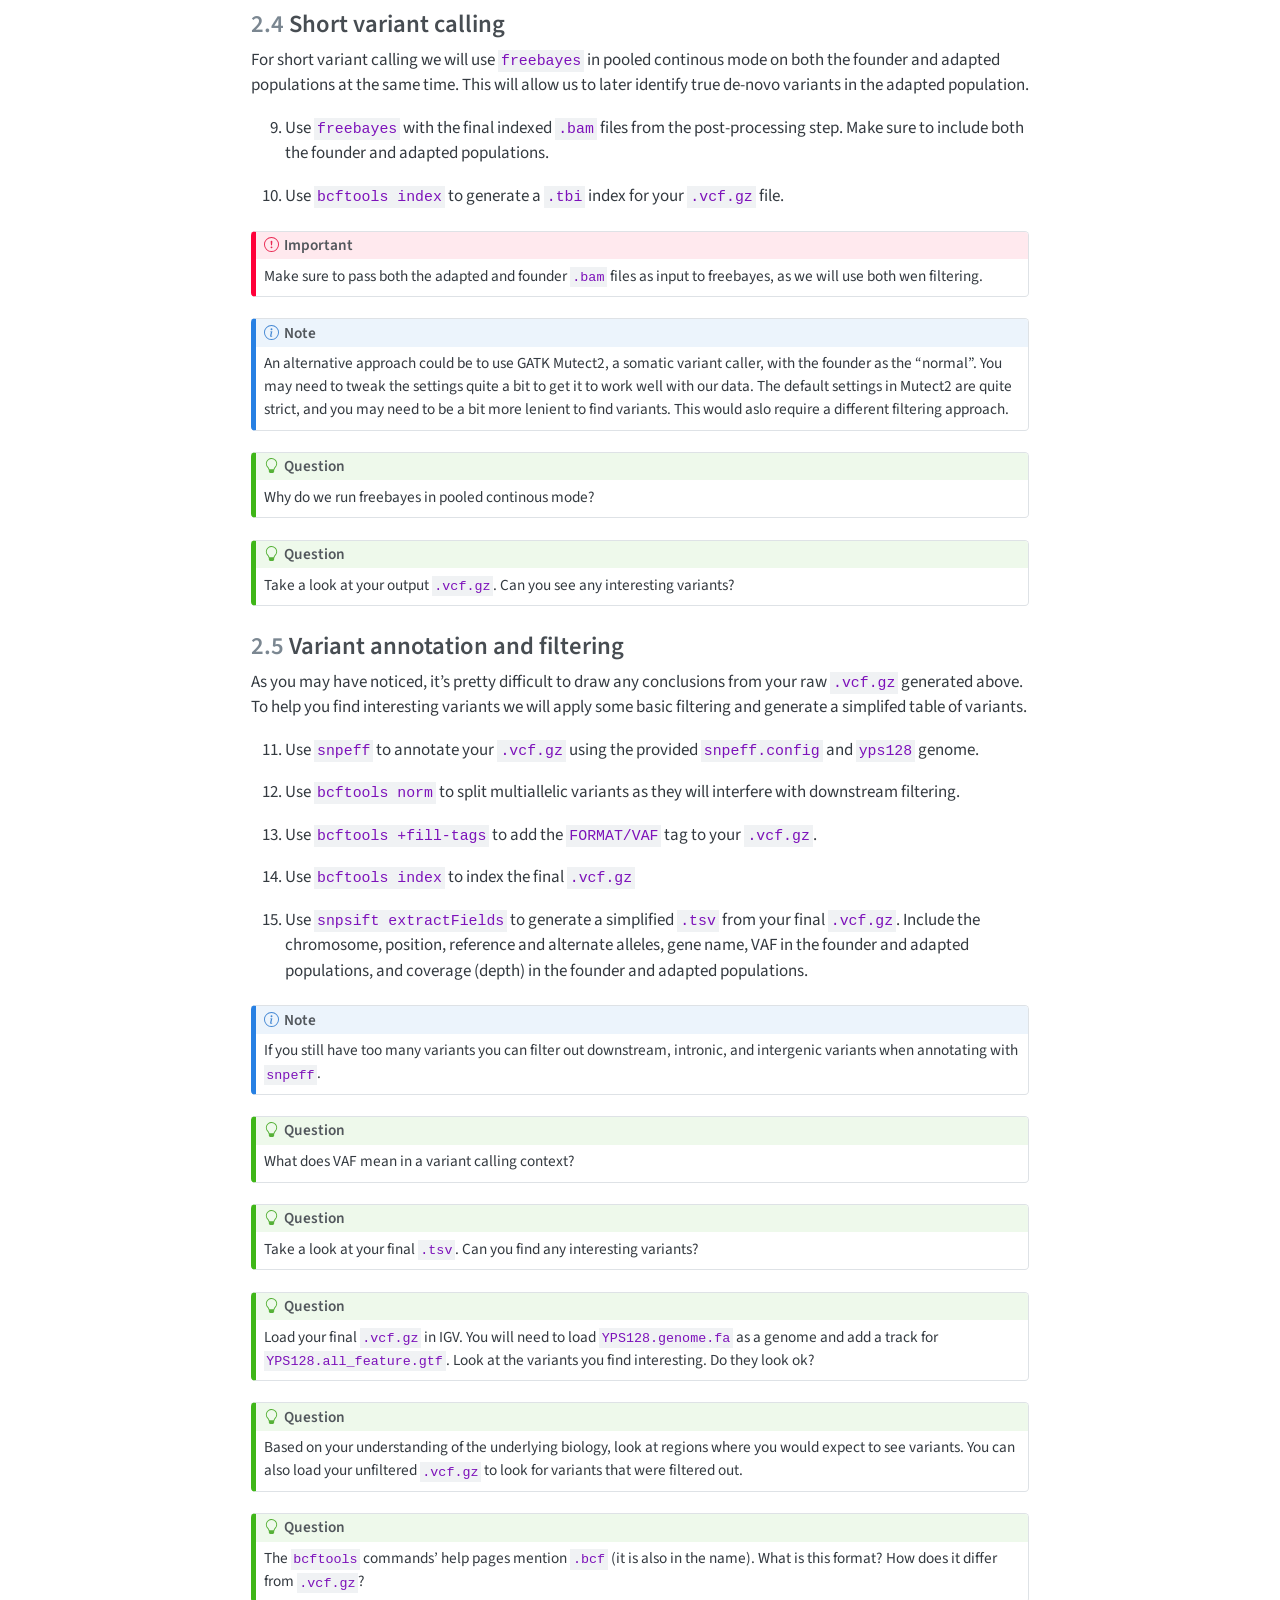
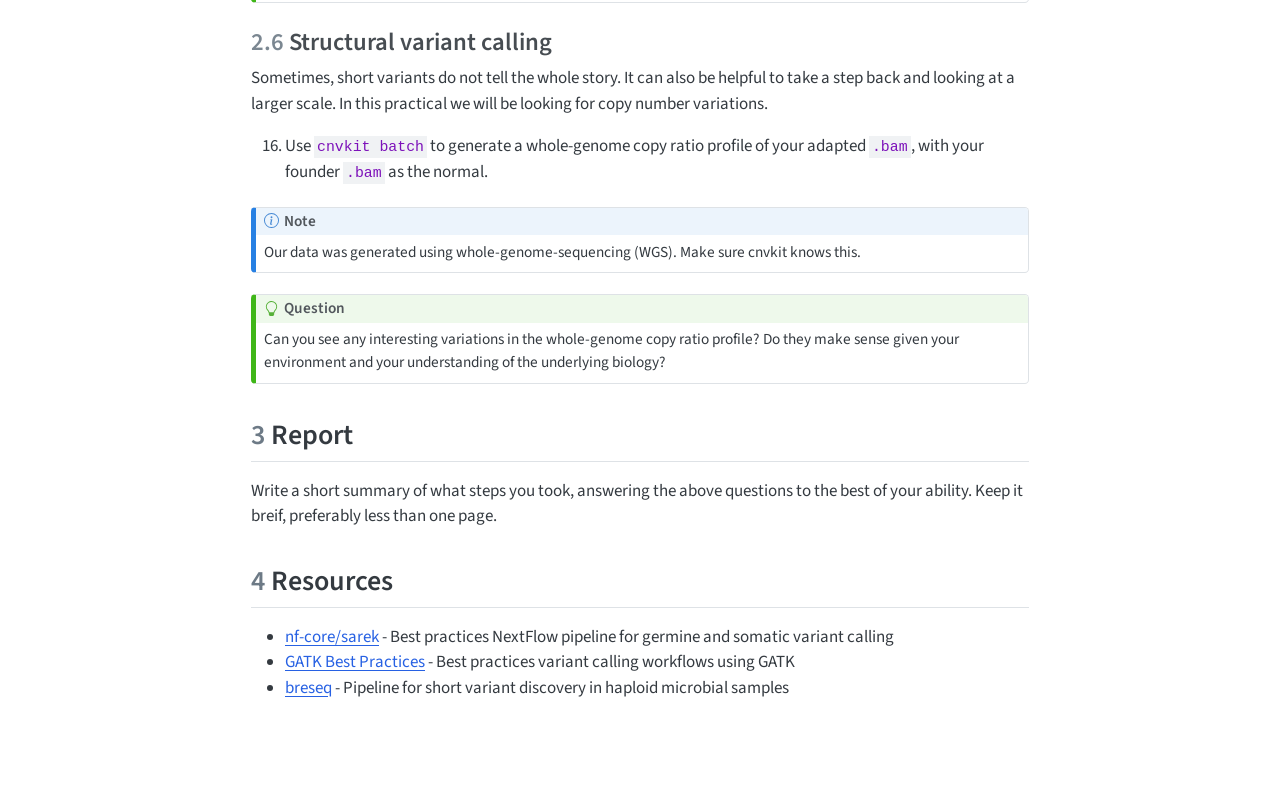
<file: practicals/Practicals - Variant Calling/PRACTICAL_VARIANT_CALLING.html>
<!DOCTYPE html>
<html xmlns="http://www.w3.org/1999/xhtml" lang="en" xml:lang="en"><head>

<meta charset="utf-8">
<meta name="generator" content="quarto-1.8.27">

<meta name="viewport" content="width=device-width, initial-scale=1.0, user-scalable=yes">

<meta name="author" content="Silvana Lord Smits, Erik Demitz-Helin">

<title>Variant Calling – BIO514 Genomics - Practical Repository</title>
<style>
code{white-space: pre-wrap;}
span.smallcaps{font-variant: small-caps;}
div.columns{display: flex; gap: min(4vw, 1.5em);}
div.column{flex: auto; overflow-x: auto;}
div.hanging-indent{margin-left: 1.5em; text-indent: -1.5em;}
ul.task-list{list-style: none;}
ul.task-list li input[type="checkbox"] {
  width: 0.8em;
  margin: 0 0.8em 0.2em -1em; /* quarto-specific, see https://github.com/quarto-dev/quarto-cli/issues/4556 */ 
  vertical-align: middle;
}
</style>


<script src="../../site_libs/quarto-nav/quarto-nav.js"></script>
<script src="../../site_libs/quarto-nav/headroom.min.js"></script>
<script src="../../site_libs/clipboard/clipboard.min.js"></script>
<script src="../../site_libs/quarto-search/autocomplete.umd.js"></script>
<script src="../../site_libs/quarto-search/fuse.min.js"></script>
<script src="../../site_libs/quarto-search/quarto-search.js"></script>
<meta name="quarto:offset" content="../../">
<script src="../../site_libs/quarto-html/quarto.js" type="module"></script>
<script src="../../site_libs/quarto-html/tabsets/tabsets.js" type="module"></script>
<script src="../../site_libs/quarto-html/axe/axe-check.js" type="module"></script>
<script src="../../site_libs/quarto-html/popper.min.js"></script>
<script src="../../site_libs/quarto-html/tippy.umd.min.js"></script>
<script src="../../site_libs/quarto-html/anchor.min.js"></script>
<link href="../../site_libs/quarto-html/tippy.css" rel="stylesheet">
<link href="../../site_libs/quarto-html/quarto-syntax-highlighting-ed96de9b727972fe78a7b5d16c58bf87.css" rel="stylesheet" id="quarto-text-highlighting-styles">
<script src="../../site_libs/bootstrap/bootstrap.min.js"></script>
<link href="../../site_libs/bootstrap/bootstrap-icons.css" rel="stylesheet">
<link href="../../site_libs/bootstrap/bootstrap-ed06b1a8fbb9871e551c89be113db626.min.css" rel="stylesheet" append-hash="true" id="quarto-bootstrap" data-mode="light">
<script id="quarto-search-options" type="application/json">{
  "location": "navbar",
  "copy-button": false,
  "collapse-after": 3,
  "panel-placement": "end",
  "type": "overlay",
  "limit": 50,
  "keyboard-shortcut": [
    "f",
    "/",
    "s"
  ],
  "show-item-context": false,
  "language": {
    "search-no-results-text": "No results",
    "search-matching-documents-text": "matching documents",
    "search-copy-link-title": "Copy link to search",
    "search-hide-matches-text": "Hide additional matches",
    "search-more-match-text": "more match in this document",
    "search-more-matches-text": "more matches in this document",
    "search-clear-button-title": "Clear",
    "search-text-placeholder": "",
    "search-detached-cancel-button-title": "Cancel",
    "search-submit-button-title": "Submit",
    "search-label": "Search"
  }
}</script>


<link rel="stylesheet" href="../../pages/styles.css">
</head>

<body class="nav-sidebar docked nav-fixed quarto-light">

<div id="quarto-search-results"></div>
  <header id="quarto-header" class="headroom fixed-top">
    <nav class="navbar navbar-expand-lg " data-bs-theme="dark">
      <div class="navbar-container container-fluid">
      <div class="navbar-brand-container mx-auto">
    <a class="navbar-brand" href="../../index.html">
    <span class="navbar-title">BIO514 Genomics - Practical Repository</span>
    </a>
  </div>
            <div id="quarto-search" class="" title="Search"></div>
          <button class="navbar-toggler" type="button" data-bs-toggle="collapse" data-bs-target="#navbarCollapse" aria-controls="navbarCollapse" role="menu" aria-expanded="false" aria-label="Toggle navigation" onclick="if (window.quartoToggleHeadroom) { window.quartoToggleHeadroom(); }">
  <span class="navbar-toggler-icon"></span>
</button>
          <div class="collapse navbar-collapse" id="navbarCollapse">
            <ul class="navbar-nav navbar-nav-scroll me-auto">
  <li class="nav-item">
    <a class="nav-link" href="../../index.html"> 
<span class="menu-text">Home</span></a>
  </li>  
  <li class="nav-item dropdown ">
    <a class="nav-link dropdown-toggle" href="#" id="nav-menu-command-line-programming" role="link" data-bs-toggle="dropdown" aria-expanded="false">
 <span class="menu-text">Command Line Programming</span>
    </a>
    <ul class="dropdown-menu" aria-labelledby="nav-menu-command-line-programming">    
        <li class="dropdown-header">Command Line Programming Repetition</li>
        <li>
    <a class="dropdown-item" href="../../practicals/Practicals - CLI/PRACTICAL_COMMAND_LINE_REPETITION.html">
 <span class="dropdown-text">Repetition: CLI Repetition</span></a>
  </li>  
    </ul>
  </li>
  <li class="nav-item dropdown ">
    <a class="nav-link dropdown-toggle" href="#" id="nav-menu-variant-calling" role="link" data-bs-toggle="dropdown" aria-expanded="false">
 <span class="menu-text">Variant Calling</span>
    </a>
    <ul class="dropdown-menu" aria-labelledby="nav-menu-variant-calling">    
        <li class="dropdown-header">Variant Calling</li>
        <li>
    <a class="dropdown-item" href="../../practicals/Practicals - Variant Calling/PRACTICAL_VARIANT_CALLING.html">
 <span class="dropdown-text">Practical 1: Variant Calling</span></a>
  </li>  
        <li>
    <a class="dropdown-item" href="../../practicals/Practicals - Variant Calling/PRACTICAL_PLINK_INTRO.qmd">
 <span class="dropdown-text">Practical 2: PLINK Introduction</span></a>
  </li>  
    </ul>
  </li>
  <li class="nav-item dropdown ">
    <a class="nav-link dropdown-toggle" href="#" id="nav-menu-phylogeny" role="link" data-bs-toggle="dropdown" aria-expanded="false">
 <span class="menu-text">Phylogeny</span>
    </a>
    <ul class="dropdown-menu" aria-labelledby="nav-menu-phylogeny">    
        <li>
    <a class="dropdown-item" href="../../practicals/Practicals - Phylogeny/PRACTICAL_PHYLOGENY.html">
 <span class="dropdown-text">Practical 3: Phylogeny</span></a>
  </li>  
    </ul>
  </li>
  <li class="nav-item dropdown ">
    <a class="nav-link dropdown-toggle" href="#" id="nav-menu-gwas" role="link" data-bs-toggle="dropdown" aria-expanded="false">
 <span class="menu-text">GWAS</span>
    </a>
    <ul class="dropdown-menu" aria-labelledby="nav-menu-gwas">    
        <li>
    <a class="dropdown-item" href="../../practicals/Practicals - Phylogeny/PRACTICAL_GWAS.qmd">
 <span class="dropdown-text">Practical 3: GWAS</span></a>
  </li>  
    </ul>
  </li>
</ul>
          </div> <!-- /navcollapse -->
            <div class="quarto-navbar-tools">
</div>
      </div> <!-- /container-fluid -->
    </nav>
  <nav class="quarto-secondary-nav">
    <div class="container-fluid d-flex">
      <button type="button" class="quarto-btn-toggle btn" data-bs-toggle="collapse" role="button" data-bs-target=".quarto-sidebar-collapse-item" aria-controls="quarto-sidebar" aria-expanded="false" aria-label="Toggle sidebar navigation" onclick="if (window.quartoToggleHeadroom) { window.quartoToggleHeadroom(); }">
        <i class="bi bi-layout-text-sidebar-reverse"></i>
      </button>
        <nav class="quarto-page-breadcrumbs" aria-label="breadcrumb"><ol class="breadcrumb"><li class="breadcrumb-item"><a href="../../practicals/Practicals - Variant Calling/PRACTICAL_VARIANT_CALLING.html">Variant Calling</a></li><li class="breadcrumb-item"><a href="../../practicals/Practicals - Variant Calling/PRACTICAL_VARIANT_CALLING.html">Practical 1: Variant Calling</a></li></ol></nav>
        <a class="flex-grow-1" role="navigation" data-bs-toggle="collapse" data-bs-target=".quarto-sidebar-collapse-item" aria-controls="quarto-sidebar" aria-expanded="false" aria-label="Toggle sidebar navigation" onclick="if (window.quartoToggleHeadroom) { window.quartoToggleHeadroom(); }">      
        </a>
    </div>
  </nav>
</header>
<!-- content -->
<div id="quarto-content" class="quarto-container page-columns page-rows-contents page-layout-article page-navbar">
<!-- sidebar -->
  <nav id="quarto-sidebar" class="sidebar collapse collapse-horizontal quarto-sidebar-collapse-item sidebar-navigation docked overflow-auto">
    <div class="sidebar-menu-container"> 
    <ul class="list-unstyled mt-1">
        <li class="sidebar-item sidebar-item-section">
      <div class="sidebar-item-container"> 
            <a class="sidebar-item-text sidebar-link text-start" data-bs-toggle="collapse" data-bs-target="#quarto-sidebar-section-1" role="navigation" aria-expanded="true">
 <span class="menu-text">Variant Calling</span></a>
          <a class="sidebar-item-toggle text-start" data-bs-toggle="collapse" data-bs-target="#quarto-sidebar-section-1" role="navigation" aria-expanded="true" aria-label="Toggle section">
            <i class="bi bi-chevron-right ms-2"></i>
          </a> 
      </div>
      <ul id="quarto-sidebar-section-1" class="collapse list-unstyled sidebar-section depth1 show">  
          <li class="sidebar-item">
  <div class="sidebar-item-container"> 
  <a href="../../practicals/Practicals - Variant Calling/PRACTICAL_VARIANT_CALLING.html" class="sidebar-item-text sidebar-link active">
 <span class="menu-text">Practical 1: Variant Calling</span></a>
  </div>
</li>
          <li class="sidebar-item">
  <div class="sidebar-item-container"> 
  <a href="../../practicals/Practicals - Variant Calling/PRACTICAL_PLINK_INTRO.qmd" class="sidebar-item-text sidebar-link">
 <span class="menu-text">Practical 2: PLINK Introduction</span></a>
  </div>
</li>
      </ul>
  </li>
    </ul>
    </div>
</nav>
<div id="quarto-sidebar-glass" class="quarto-sidebar-collapse-item" data-bs-toggle="collapse" data-bs-target=".quarto-sidebar-collapse-item"></div>
<!-- margin-sidebar -->
    <div id="quarto-margin-sidebar" class="sidebar margin-sidebar">
        <nav id="TOC" role="doc-toc" class="toc-active">
    <h2 id="toc-title">On this page</h2>
   
  <ul>
  <li><a href="#introduction" id="toc-introduction" class="nav-link active" data-scroll-target="#introduction"><span class="header-section-number">1</span> Introduction</a>
  <ul class="collapse">
  <li><a href="#what-is-a-variant" id="toc-what-is-a-variant" class="nav-link" data-scroll-target="#what-is-a-variant"><span class="header-section-number">1.1</span> What is a variant?</a></li>
  <li><a href="#germline-vs-somatic-variant-calling" id="toc-germline-vs-somatic-variant-calling" class="nav-link" data-scroll-target="#germline-vs-somatic-variant-calling"><span class="header-section-number">1.2</span> Germline vs Somatic variant calling</a></li>
  <li><a href="#the-data-we-will-use" id="toc-the-data-we-will-use" class="nav-link" data-scroll-target="#the-data-we-will-use"><span class="header-section-number">1.3</span> The data we will use</a></li>
  </ul></li>
  <li><a href="#basic-workflow" id="toc-basic-workflow" class="nav-link" data-scroll-target="#basic-workflow"><span class="header-section-number">2</span> Basic Workflow</a>
  <ul class="collapse">
  <li><a href="#raw-data-qc-and-sanity-check" id="toc-raw-data-qc-and-sanity-check" class="nav-link" data-scroll-target="#raw-data-qc-and-sanity-check"><span class="header-section-number">2.1</span> Raw data QC and sanity check</a></li>
  <li><a href="#mapping" id="toc-mapping" class="nav-link" data-scroll-target="#mapping"><span class="header-section-number">2.2</span> Mapping</a></li>
  <li><a href="#mapping-post-processing" id="toc-mapping-post-processing" class="nav-link" data-scroll-target="#mapping-post-processing"><span class="header-section-number">2.3</span> Mapping post-processing</a></li>
  <li><a href="#short-variant-calling" id="toc-short-variant-calling" class="nav-link" data-scroll-target="#short-variant-calling"><span class="header-section-number">2.4</span> Short variant calling</a></li>
  <li><a href="#variant-annotation-and-filtering" id="toc-variant-annotation-and-filtering" class="nav-link" data-scroll-target="#variant-annotation-and-filtering"><span class="header-section-number">2.5</span> Variant annotation and filtering</a></li>
  <li><a href="#structural-variant-calling" id="toc-structural-variant-calling" class="nav-link" data-scroll-target="#structural-variant-calling"><span class="header-section-number">2.6</span> Structural variant calling</a></li>
  </ul></li>
  <li><a href="#report" id="toc-report" class="nav-link" data-scroll-target="#report"><span class="header-section-number">3</span> Report</a></li>
  <li><a href="#resources" id="toc-resources" class="nav-link" data-scroll-target="#resources"><span class="header-section-number">4</span> Resources</a></li>
  </ul>
</nav>
    </div>
<!-- main -->
<main class="content" id="quarto-document-content">

<header id="title-block-header" class="quarto-title-block default"><nav class="quarto-page-breadcrumbs quarto-title-breadcrumbs d-none d-lg-block" aria-label="breadcrumb"><ol class="breadcrumb"><li class="breadcrumb-item"><a href="../../practicals/Practicals - Variant Calling/PRACTICAL_VARIANT_CALLING.html">Variant Calling</a></li><li class="breadcrumb-item"><a href="../../practicals/Practicals - Variant Calling/PRACTICAL_VARIANT_CALLING.html">Practical 1: Variant Calling</a></li></ol></nav>
<div class="quarto-title">
<h1 class="title">Variant Calling</h1>
</div>



<div class="quarto-title-meta">

    <div>
    <div class="quarto-title-meta-heading">Author</div>
    <div class="quarto-title-meta-contents">
             <p>Silvana Lord Smits, Erik Demitz-Helin </p>
          </div>
  </div>
    
  
    
  </div>
  


</header>


<section id="introduction" class="level2" data-number="1">
<h2 data-number="1" class="anchored" data-anchor-id="introduction"><span class="header-section-number">1</span> Introduction</h2>
<p>In this practical you will try to run a basic variant calling workflow to try and find and interpret variants in adapted yeast populations.</p>
<section id="what-is-a-variant" class="level3" data-number="1.1">
<h3 data-number="1.1" class="anchored" data-anchor-id="what-is-a-variant"><span class="header-section-number">1.1</span> What is a variant?</h3>
<p>A variant is a fairly broad genomics term. In general, variants an be divided into…</p>
<p><strong>Short variants:</strong></p>
<ul>
<li>Single Nucleotide Variants (SNVs/SNPs)</li>
<li>Multi Nucleotide Variants (MNVs/MNPs)</li>
<li>Insertions and Deletions (Indels)</li>
</ul>
<p><strong>Large/Structural Variants:</strong></p>
<ul>
<li>Tandem and interspaced duplications</li>
<li>Inversions</li>
<li>Translocations</li>
<li>Copy Number Variants</li>
</ul>
<p>But these terms are often not well-defined and definitions may overlap depending on who you ask.</p>
</section>
<section id="germline-vs-somatic-variant-calling" class="level3" data-number="1.2">
<h3 data-number="1.2" class="anchored" data-anchor-id="germline-vs-somatic-variant-calling"><span class="header-section-number">1.2</span> Germline vs Somatic variant calling</h3>
<p>We often talk about variants being either germline or somatic. Germline variants are present in all cells in an induvudual (i.e.&nbsp;passed from parent to child), whereas somatic variants only occur de-novo in some cells in an individual (eg. in a tumor). Naturally, these terms make very little sense when talking about single-cellular organisms, especially when they divide by binary fission. An alternative way to think about it is that germline variant calling compares sequence data from a sample with a reference, whereas somatic variant calling compares sequence data from a sample to sequence data from another sample <strong>AND</strong> a reference.</p>
</section>
<section id="the-data-we-will-use" class="level3" data-number="1.3">
<h3 data-number="1.3" class="anchored" data-anchor-id="the-data-we-will-use"><span class="header-section-number">1.3</span> The data we will use</h3>
<p>In this practical you will use data from a large-scale experimental evolution dataset where a yeast strain (YPS128) was exposed to several environmental stressors. We will use data from populations exposed to Arsenite and Rapamycin. The population are allowed to adapt for ~300 generations (50 cycles) by repeatedly re-pinning to fresh media when the populations reach stationary phase (~3 days). The fitness of each population can be traced over time using the Scan-o-Matic platform, where the growth-rate of each population can be tracked. The growth rate of a yeast population is a good indicator of the overall fitness.</p>
<p>By sequencing both the founder and adapted populations, we can then look at differences in the sequences to find variants that influence adaptation to a given environment. This is where you come in. You have been provided with raw paired-end Illumina short-reads (<code>.fastq</code>, founder and adapted) and an annotated reference assembly of the YPS128 genome. Your task is to run a basic variant calling workflow to identify interestng variants in these populations.</p>
<p>The data has been provided in two <code>.tar.gz</code> files in canvas.</p>
<ol type="1">
<li><code>yps128.reference.tar.gz</code> - All needed reference files (plus a few extras).</li>
<li><code>&lt;SAMPLE&gt;.reads.tar.gz</code> - Raw reads for a given sample, both founder and adapted poplations.</li>
</ol>
<div class="callout callout-style-default callout-note callout-titled">
<div class="callout-header d-flex align-content-center">
<div class="callout-icon-container">
<i class="callout-icon"></i>
</div>
<div class="callout-title-container flex-fill">
Note
</div>
</div>
<div class="callout-body-container callout-body">
<p>Pick one sample to start with. When you finish you can go back and pick another one, preferably from a different environment.</p>
</div>
</div>
</section>
</section>
<section id="basic-workflow" class="level2" data-number="2">
<h2 data-number="2" class="anchored" data-anchor-id="basic-workflow"><span class="header-section-number">2</span> Basic Workflow</h2>
<div class="callout callout-style-default callout-important callout-titled">
<div class="callout-header d-flex align-content-center">
<div class="callout-icon-container">
<i class="callout-icon"></i>
</div>
<div class="callout-title-container flex-fill">
Important
</div>
</div>
<div class="callout-body-container callout-body">
<p>The reads are paired-end and should be processed as such.</p>
</div>
</div>
<div class="callout callout-style-default callout-important callout-titled">
<div class="callout-header d-flex align-content-center">
<div class="callout-icon-container">
<i class="callout-icon"></i>
</div>
<div class="callout-title-container flex-fill">
Important
</div>
</div>
<div class="callout-body-container callout-body">
<p>You should perform the QC, mapping, and post-processing steps both for the adapted <strong>AND</strong> the founder populations.</p>
</div>
</div>
<div class="callout callout-style-default callout-note callout-titled">
<div class="callout-header d-flex align-content-center">
<div class="callout-icon-container">
<i class="callout-icon"></i>
</div>
<div class="callout-title-container flex-fill">
Note
</div>
</div>
<div class="callout-body-container callout-body">
<p>Make sure to name the intermediate files in a way so that you can remember what you have done to them (e.g.&nbsp;<code>X_R1.trimmed.fq.gz</code>, <code>X_R2.trimmed.fq.gz</code>).</p>
</div>
</div>
<section id="raw-data-qc-and-sanity-check" class="level3" data-number="2.1">
<h3 data-number="2.1" class="anchored" data-anchor-id="raw-data-qc-and-sanity-check"><span class="header-section-number">2.1</span> Raw data QC and sanity check</h3>
<p>It is usually a good idea to take a look at the raw data before you start working on it, to notice and possbily fix any problems before you go ahead with an analysis.</p>
<ol start="3" type="1">
<li>Run <code>fastqc</code> on the raw reads. Are there any problems? What is the adapter content like?</li>
<li>Run <code>fastp</code> tpo trim adapter sequences and low-quality bases from the reads.</li>
<li>Finally, run fastqc on the trimmed reads again. Can you notice a difference?</li>
</ol>
<div class="callout callout-style-default callout-note callout-titled">
<div class="callout-header d-flex align-content-center">
<div class="callout-icon-container">
<i class="callout-icon"></i>
</div>
<div class="callout-title-container flex-fill">
Note
</div>
</div>
<div class="callout-body-container callout-body">
<p>You can use <a href="https://github.com/MultiQC/MultiQC">MultiQC</a> to combine several FastQC reports (and reports from other tools)</p>
</div>
</div>
</section>
<section id="mapping" class="level3" data-number="2.2">
<h3 data-number="2.2" class="anchored" data-anchor-id="mapping"><span class="header-section-number">2.2</span> Mapping</h3>
<p>We will be using BWA-MEM2 for mapping. There are many other short-read mappers available, but BWA-MEM2 is by far the most commonly used.</p>
<ol start="5" type="1">
<li>Use <code>bwa-mem2</code> to map your trimemd reads to the reference (<code>YPS128.genome.fa</code>). The output should be in the <code>.sam</code> format.</li>
</ol>
<div class="callout callout-style-default callout-important callout-titled">
<div class="callout-header d-flex align-content-center">
<div class="callout-icon-container">
<i class="callout-icon"></i>
</div>
<div class="callout-title-container flex-fill">
Important
</div>
</div>
<div class="callout-body-container callout-body">
<p>Make sure to add <code>-R "@RG\tID:AS_A2\tSM:AS_A2\tPL:ILLUMINA"</code> to your BWA-MEM2 arguments (Replace <code>AS_A2</code> with the id of your sample, appending <code>_founder</code> to the founder population). We will need these read groups for out downstream analysis.</p>
</div>
</div>
<div class="callout callout-style-default callout-note callout-titled">
<div class="callout-header d-flex align-content-center">
<div class="callout-icon-container">
<i class="callout-icon"></i>
</div>
<div class="callout-title-container flex-fill">
Note
</div>
</div>
<div class="callout-body-container callout-body">
<p>The <code>YPS128.genome.fa</code> has been indexed for you, and all files should be included in the <code>.tar.gz</code> you were provided.</p>
</div>
</div>
</section>
<section id="mapping-post-processing" class="level3" data-number="2.3">
<h3 data-number="2.3" class="anchored" data-anchor-id="mapping-post-processing"><span class="header-section-number">2.3</span> Mapping post-processing</h3>
<p>Before variant calling we need to do a few things to our mapped reads.</p>
<ol start="5" type="1">
<li><p>Use <code>samblaster</code> to mark duplicates in the <code>.sam</code> files from <code>bwa-mem</code>.</p></li>
<li><p>Use <code>samtools sort</code> to sort reads by coordinate.</p></li>
<li><p>Use <code>samtools calmd</code> to calculate MD and apply BAQ</p></li>
<li><p>Use <code>samtools index</code> to generate <code>.bai</code> indexes for the final <code>.bam</code> files.</p></li>
</ol>
<div class="callout callout-style-default callout-note callout-titled">
<div class="callout-header d-flex align-content-center">
<div class="callout-icon-container">
<i class="callout-icon"></i>
</div>
<div class="callout-title-container flex-fill">
Note
</div>
</div>
<div class="callout-body-container callout-body">
<p>Make sure the final output from samtools is compressed bam (<code>-Ob</code>) to keep file sizes down. If you are piping data from one samtools command to the next you should use uncompressed bam except for the last step.</p>
</div>
</div>
<div class="callout callout-style-default callout-tip callout-titled">
<div class="callout-header d-flex align-content-center">
<div class="callout-icon-container">
<i class="callout-icon"></i>
</div>
<div class="callout-title-container flex-fill">
<span class="screen-reader-only">Tip</span>Question
</div>
</div>
<div class="callout-body-container callout-body">
<p>Why is it important to mark duplicates when calling variants?</p>
</div>
</div>
<div class="callout callout-style-default callout-tip callout-titled">
<div class="callout-header d-flex align-content-center">
<div class="callout-icon-container">
<i class="callout-icon"></i>
</div>
<div class="callout-title-container flex-fill">
<span class="screen-reader-only">Tip</span>Question
</div>
</div>
<div class="callout-body-container callout-body">
<p>What does MD and BAQ mean?</p>
</div>
</div>
</section>
<section id="short-variant-calling" class="level3" data-number="2.4">
<h3 data-number="2.4" class="anchored" data-anchor-id="short-variant-calling"><span class="header-section-number">2.4</span> Short variant calling</h3>
<p>For short variant calling we will use <code>freebayes</code> in pooled continous mode on both the founder and adapted populations at the same time. This will allow us to later identify true de-novo variants in the adapted population.</p>
<ol start="9" type="1">
<li><p>Use <code>freebayes</code> with the final indexed <code>.bam</code> files from the post-processing step. Make sure to include both the founder and adapted populations.</p></li>
<li><p>Use <code>bcftools index</code> to generate a <code>.tbi</code> index for your <code>.vcf.gz</code> file.</p></li>
</ol>
<div class="callout callout-style-default callout-important callout-titled">
<div class="callout-header d-flex align-content-center">
<div class="callout-icon-container">
<i class="callout-icon"></i>
</div>
<div class="callout-title-container flex-fill">
Important
</div>
</div>
<div class="callout-body-container callout-body">
<p>Make sure to pass both the adapted and founder <code>.bam</code> files as input to freebayes, as we will use both wen filtering.</p>
</div>
</div>
<div class="callout callout-style-default callout-note callout-titled">
<div class="callout-header d-flex align-content-center">
<div class="callout-icon-container">
<i class="callout-icon"></i>
</div>
<div class="callout-title-container flex-fill">
Note
</div>
</div>
<div class="callout-body-container callout-body">
<p>An alternative approach could be to use GATK Mutect2, a somatic variant caller, with the founder as the “normal”. You may need to tweak the settings quite a bit to get it to work well with our data. The default settings in Mutect2 are quite strict, and you may need to be a bit more lenient to find variants. This would aslo require a different filtering approach.</p>
</div>
</div>
<div class="callout callout-style-default callout-tip callout-titled">
<div class="callout-header d-flex align-content-center">
<div class="callout-icon-container">
<i class="callout-icon"></i>
</div>
<div class="callout-title-container flex-fill">
<span class="screen-reader-only">Tip</span>Question
</div>
</div>
<div class="callout-body-container callout-body">
<p>Why do we run freebayes in pooled continous mode?</p>
</div>
</div>
<div class="callout callout-style-default callout-tip callout-titled">
<div class="callout-header d-flex align-content-center">
<div class="callout-icon-container">
<i class="callout-icon"></i>
</div>
<div class="callout-title-container flex-fill">
<span class="screen-reader-only">Tip</span>Question
</div>
</div>
<div class="callout-body-container callout-body">
<p>Take a look at your output <code>.vcf.gz</code>. Can you see any interesting variants?</p>
</div>
</div>
</section>
<section id="variant-annotation-and-filtering" class="level3" data-number="2.5">
<h3 data-number="2.5" class="anchored" data-anchor-id="variant-annotation-and-filtering"><span class="header-section-number">2.5</span> Variant annotation and filtering</h3>
<p>As you may have noticed, it’s pretty difficult to draw any conclusions from your raw <code>.vcf.gz</code> generated above. To help you find interesting variants we will apply some basic filtering and generate a simplifed table of variants.</p>
<ol start="11" type="1">
<li><p>Use <code>snpeff</code> to annotate your <code>.vcf.gz</code> using the provided <code>snpeff.config</code> and <code>yps128</code> genome.</p></li>
<li><p>Use <code>bcftools norm</code> to split multiallelic variants as they will interfere with downstream filtering.</p></li>
<li><p>Use <code>bcftools +fill-tags</code> to add the <code>FORMAT/VAF</code> tag to your <code>.vcf.gz</code>.</p></li>
<li><p>Use <code>bcftools index</code> to index the final <code>.vcf.gz</code></p></li>
<li><p>Use <code>snpsift extractFields</code> to generate a simplified <code>.tsv</code> from your final <code>.vcf.gz</code>. Include the chromosome, position, reference and alternate alleles, gene name, VAF in the founder and adapted populations, and coverage (depth) in the founder and adapted populations.</p></li>
</ol>
<div class="callout callout-style-default callout-note callout-titled">
<div class="callout-header d-flex align-content-center">
<div class="callout-icon-container">
<i class="callout-icon"></i>
</div>
<div class="callout-title-container flex-fill">
Note
</div>
</div>
<div class="callout-body-container callout-body">
<p>If you still have too many variants you can filter out downstream, intronic, and intergenic variants when annotating with <code>snpeff</code>.</p>
</div>
</div>
<div class="callout callout-style-default callout-tip callout-titled">
<div class="callout-header d-flex align-content-center">
<div class="callout-icon-container">
<i class="callout-icon"></i>
</div>
<div class="callout-title-container flex-fill">
<span class="screen-reader-only">Tip</span>Question
</div>
</div>
<div class="callout-body-container callout-body">
<p>What does VAF mean in a variant calling context?</p>
</div>
</div>
<div class="callout callout-style-default callout-tip callout-titled">
<div class="callout-header d-flex align-content-center">
<div class="callout-icon-container">
<i class="callout-icon"></i>
</div>
<div class="callout-title-container flex-fill">
<span class="screen-reader-only">Tip</span>Question
</div>
</div>
<div class="callout-body-container callout-body">
<p>Take a look at your final <code>.tsv</code>. Can you find any interesting variants?</p>
</div>
</div>
<div class="callout callout-style-default callout-tip callout-titled">
<div class="callout-header d-flex align-content-center">
<div class="callout-icon-container">
<i class="callout-icon"></i>
</div>
<div class="callout-title-container flex-fill">
<span class="screen-reader-only">Tip</span>Question
</div>
</div>
<div class="callout-body-container callout-body">
<p>Load your final <code>.vcf.gz</code> in IGV. You will need to load <code>YPS128.genome.fa</code> as a genome and add a track for <code>YPS128.all_feature.gtf</code>. Look at the variants you find interesting. Do they look ok?</p>
</div>
</div>
<div class="callout callout-style-default callout-tip callout-titled">
<div class="callout-header d-flex align-content-center">
<div class="callout-icon-container">
<i class="callout-icon"></i>
</div>
<div class="callout-title-container flex-fill">
<span class="screen-reader-only">Tip</span>Question
</div>
</div>
<div class="callout-body-container callout-body">
<p>Based on your understanding of the underlying biology, look at regions where you would expect to see variants. You can also load your unfiltered <code>.vcf.gz</code> to look for variants that were filtered out.</p>
</div>
</div>
<div class="callout callout-style-default callout-tip callout-titled">
<div class="callout-header d-flex align-content-center">
<div class="callout-icon-container">
<i class="callout-icon"></i>
</div>
<div class="callout-title-container flex-fill">
<span class="screen-reader-only">Tip</span>Question
</div>
</div>
<div class="callout-body-container callout-body">
<p>The <code>bcftools</code> commands’ help pages mention <code>.bcf</code> (it is also in the name). What is this format? How does it differ from <code>.vcf.gz</code>?</p>
</div>
</div>
</section>
<section id="structural-variant-calling" class="level3" data-number="2.6">
<h3 data-number="2.6" class="anchored" data-anchor-id="structural-variant-calling"><span class="header-section-number">2.6</span> Structural variant calling</h3>
<p>Sometimes, short variants do not tell the whole story. It can also be helpful to take a step back and looking at a larger scale. In this practical we will be looking for copy number variations.</p>
<ol start="16" type="1">
<li>Use <code>cnvkit batch</code> to generate a whole-genome copy ratio profile of your adapted <code>.bam</code>, with your founder <code>.bam</code> as the normal.</li>
</ol>
<div class="callout callout-style-default callout-note callout-titled">
<div class="callout-header d-flex align-content-center">
<div class="callout-icon-container">
<i class="callout-icon"></i>
</div>
<div class="callout-title-container flex-fill">
Note
</div>
</div>
<div class="callout-body-container callout-body">
<p>Our data was generated using whole-genome-sequencing (WGS). Make sure cnvkit knows this.</p>
</div>
</div>
<div class="callout callout-style-default callout-tip callout-titled">
<div class="callout-header d-flex align-content-center">
<div class="callout-icon-container">
<i class="callout-icon"></i>
</div>
<div class="callout-title-container flex-fill">
<span class="screen-reader-only">Tip</span>Question
</div>
</div>
<div class="callout-body-container callout-body">
<p>Can you see any interesting variations in the whole-genome copy ratio profile? Do they make sense given your environment and your understanding of the underlying biology?</p>
</div>
</div>
</section>
</section>
<section id="report" class="level2" data-number="3">
<h2 data-number="3" class="anchored" data-anchor-id="report"><span class="header-section-number">3</span> Report</h2>
<p>Write a short summary of what steps you took, answering the above questions to the best of your ability. Keep it breif, preferably less than one page.</p>
</section>
<section id="resources" class="level2" data-number="4">
<h2 data-number="4" class="anchored" data-anchor-id="resources"><span class="header-section-number">4</span> Resources</h2>
<ul>
<li><a href="https://nf-co.re/sarek">nf-core/sarek</a> - Best practices NextFlow pipeline for germine and somatic variant calling</li>
<li><a href="https://gatk.broadinstitute.org/hc/en-us/sections/360007226651-Best-Practices-Workflows">GATK Best Practices</a> - Best practices variant calling workflows using GATK</li>
<li><a href="https://github.com/barricklab/breseq">breseq</a> - Pipeline for short variant discovery in haploid microbial samples</li>
</ul>


</section>

</main> <!-- /main -->
<script id="quarto-html-after-body" type="application/javascript">
  window.document.addEventListener("DOMContentLoaded", function (event) {
    const icon = "";
    const anchorJS = new window.AnchorJS();
    anchorJS.options = {
      placement: 'right',
      icon: icon
    };
    anchorJS.add('.anchored');
    const isCodeAnnotation = (el) => {
      for (const clz of el.classList) {
        if (clz.startsWith('code-annotation-')) {                     
          return true;
        }
      }
      return false;
    }
    const onCopySuccess = function(e) {
      // button target
      const button = e.trigger;
      // don't keep focus
      button.blur();
      // flash "checked"
      button.classList.add('code-copy-button-checked');
      var currentTitle = button.getAttribute("title");
      button.setAttribute("title", "Copied!");
      let tooltip;
      if (window.bootstrap) {
        button.setAttribute("data-bs-toggle", "tooltip");
        button.setAttribute("data-bs-placement", "left");
        button.setAttribute("data-bs-title", "Copied!");
        tooltip = new bootstrap.Tooltip(button, 
          { trigger: "manual", 
            customClass: "code-copy-button-tooltip",
            offset: [0, -8]});
        tooltip.show();    
      }
      setTimeout(function() {
        if (tooltip) {
          tooltip.hide();
          button.removeAttribute("data-bs-title");
          button.removeAttribute("data-bs-toggle");
          button.removeAttribute("data-bs-placement");
        }
        button.setAttribute("title", currentTitle);
        button.classList.remove('code-copy-button-checked');
      }, 1000);
      // clear code selection
      e.clearSelection();
    }
    const getTextToCopy = function(trigger) {
      const outerScaffold = trigger.parentElement.cloneNode(true);
      const codeEl = outerScaffold.querySelector('code');
      for (const childEl of codeEl.children) {
        if (isCodeAnnotation(childEl)) {
          childEl.remove();
        }
      }
      return codeEl.innerText;
    }
    const clipboard = new window.ClipboardJS('.code-copy-button:not([data-in-quarto-modal])', {
      text: getTextToCopy
    });
    clipboard.on('success', onCopySuccess);
    if (window.document.getElementById('quarto-embedded-source-code-modal')) {
      const clipboardModal = new window.ClipboardJS('.code-copy-button[data-in-quarto-modal]', {
        text: getTextToCopy,
        container: window.document.getElementById('quarto-embedded-source-code-modal')
      });
      clipboardModal.on('success', onCopySuccess);
    }
      var localhostRegex = new RegExp(/^(?:http|https):\/\/localhost\:?[0-9]*\//);
      var mailtoRegex = new RegExp(/^mailto:/);
        var filterRegex = new RegExp("https:\/\/dodslaser\.github\.io\/BIO514-2026\/");
      var isInternal = (href) => {
          return filterRegex.test(href) || localhostRegex.test(href) || mailtoRegex.test(href);
      }
      // Inspect non-navigation links and adorn them if external
     var links = window.document.querySelectorAll('a[href]:not(.nav-link):not(.navbar-brand):not(.toc-action):not(.sidebar-link):not(.sidebar-item-toggle):not(.pagination-link):not(.no-external):not([aria-hidden]):not(.dropdown-item):not(.quarto-navigation-tool):not(.about-link)');
      for (var i=0; i<links.length; i++) {
        const link = links[i];
        if (!isInternal(link.href)) {
          // undo the damage that might have been done by quarto-nav.js in the case of
          // links that we want to consider external
          if (link.dataset.originalHref !== undefined) {
            link.href = link.dataset.originalHref;
          }
            // target, if specified
            link.setAttribute("target", "_blank");
            if (link.getAttribute("rel") === null) {
              link.setAttribute("rel", "noopener");
            }
        }
      }
    function tippyHover(el, contentFn, onTriggerFn, onUntriggerFn) {
      const config = {
        allowHTML: true,
        maxWidth: 500,
        delay: 100,
        arrow: false,
        appendTo: function(el) {
            return el.parentElement;
        },
        interactive: true,
        interactiveBorder: 10,
        theme: 'quarto',
        placement: 'bottom-start',
      };
      if (contentFn) {
        config.content = contentFn;
      }
      if (onTriggerFn) {
        config.onTrigger = onTriggerFn;
      }
      if (onUntriggerFn) {
        config.onUntrigger = onUntriggerFn;
      }
      window.tippy(el, config); 
    }
    const noterefs = window.document.querySelectorAll('a[role="doc-noteref"]');
    for (var i=0; i<noterefs.length; i++) {
      const ref = noterefs[i];
      tippyHover(ref, function() {
        // use id or data attribute instead here
        let href = ref.getAttribute('data-footnote-href') || ref.getAttribute('href');
        try { href = new URL(href).hash; } catch {}
        const id = href.replace(/^#\/?/, "");
        const note = window.document.getElementById(id);
        if (note) {
          return note.innerHTML;
        } else {
          return "";
        }
      });
    }
    const xrefs = window.document.querySelectorAll('a.quarto-xref');
    const processXRef = (id, note) => {
      // Strip column container classes
      const stripColumnClz = (el) => {
        el.classList.remove("page-full", "page-columns");
        if (el.children) {
          for (const child of el.children) {
            stripColumnClz(child);
          }
        }
      }
      stripColumnClz(note)
      if (id === null || id.startsWith('sec-')) {
        // Special case sections, only their first couple elements
        const container = document.createElement("div");
        if (note.children && note.children.length > 2) {
          container.appendChild(note.children[0].cloneNode(true));
          for (let i = 1; i < note.children.length; i++) {
            const child = note.children[i];
            if (child.tagName === "P" && child.innerText === "") {
              continue;
            } else {
              container.appendChild(child.cloneNode(true));
              break;
            }
          }
          if (window.Quarto?.typesetMath) {
            window.Quarto.typesetMath(container);
          }
          return container.innerHTML
        } else {
          if (window.Quarto?.typesetMath) {
            window.Quarto.typesetMath(note);
          }
          return note.innerHTML;
        }
      } else {
        // Remove any anchor links if they are present
        const anchorLink = note.querySelector('a.anchorjs-link');
        if (anchorLink) {
          anchorLink.remove();
        }
        if (window.Quarto?.typesetMath) {
          window.Quarto.typesetMath(note);
        }
        if (note.classList.contains("callout")) {
          return note.outerHTML;
        } else {
          return note.innerHTML;
        }
      }
    }
    for (var i=0; i<xrefs.length; i++) {
      const xref = xrefs[i];
      tippyHover(xref, undefined, function(instance) {
        instance.disable();
        let url = xref.getAttribute('href');
        let hash = undefined; 
        if (url.startsWith('#')) {
          hash = url;
        } else {
          try { hash = new URL(url).hash; } catch {}
        }
        if (hash) {
          const id = hash.replace(/^#\/?/, "");
          const note = window.document.getElementById(id);
          if (note !== null) {
            try {
              const html = processXRef(id, note.cloneNode(true));
              instance.setContent(html);
            } finally {
              instance.enable();
              instance.show();
            }
          } else {
            // See if we can fetch this
            fetch(url.split('#')[0])
            .then(res => res.text())
            .then(html => {
              const parser = new DOMParser();
              const htmlDoc = parser.parseFromString(html, "text/html");
              const note = htmlDoc.getElementById(id);
              if (note !== null) {
                const html = processXRef(id, note);
                instance.setContent(html);
              } 
            }).finally(() => {
              instance.enable();
              instance.show();
            });
          }
        } else {
          // See if we can fetch a full url (with no hash to target)
          // This is a special case and we should probably do some content thinning / targeting
          fetch(url)
          .then(res => res.text())
          .then(html => {
            const parser = new DOMParser();
            const htmlDoc = parser.parseFromString(html, "text/html");
            const note = htmlDoc.querySelector('main.content');
            if (note !== null) {
              // This should only happen for chapter cross references
              // (since there is no id in the URL)
              // remove the first header
              if (note.children.length > 0 && note.children[0].tagName === "HEADER") {
                note.children[0].remove();
              }
              const html = processXRef(null, note);
              instance.setContent(html);
            } 
          }).finally(() => {
            instance.enable();
            instance.show();
          });
        }
      }, function(instance) {
      });
    }
        let selectedAnnoteEl;
        const selectorForAnnotation = ( cell, annotation) => {
          let cellAttr = 'data-code-cell="' + cell + '"';
          let lineAttr = 'data-code-annotation="' +  annotation + '"';
          const selector = 'span[' + cellAttr + '][' + lineAttr + ']';
          return selector;
        }
        const selectCodeLines = (annoteEl) => {
          const doc = window.document;
          const targetCell = annoteEl.getAttribute("data-target-cell");
          const targetAnnotation = annoteEl.getAttribute("data-target-annotation");
          const annoteSpan = window.document.querySelector(selectorForAnnotation(targetCell, targetAnnotation));
          const lines = annoteSpan.getAttribute("data-code-lines").split(",");
          const lineIds = lines.map((line) => {
            return targetCell + "-" + line;
          })
          let top = null;
          let height = null;
          let parent = null;
          if (lineIds.length > 0) {
              //compute the position of the single el (top and bottom and make a div)
              const el = window.document.getElementById(lineIds[0]);
              top = el.offsetTop;
              height = el.offsetHeight;
              parent = el.parentElement.parentElement;
            if (lineIds.length > 1) {
              const lastEl = window.document.getElementById(lineIds[lineIds.length - 1]);
              const bottom = lastEl.offsetTop + lastEl.offsetHeight;
              height = bottom - top;
            }
            if (top !== null && height !== null && parent !== null) {
              // cook up a div (if necessary) and position it 
              let div = window.document.getElementById("code-annotation-line-highlight");
              if (div === null) {
                div = window.document.createElement("div");
                div.setAttribute("id", "code-annotation-line-highlight");
                div.style.position = 'absolute';
                parent.appendChild(div);
              }
              div.style.top = top - 2 + "px";
              div.style.height = height + 4 + "px";
              div.style.left = 0;
              let gutterDiv = window.document.getElementById("code-annotation-line-highlight-gutter");
              if (gutterDiv === null) {
                gutterDiv = window.document.createElement("div");
                gutterDiv.setAttribute("id", "code-annotation-line-highlight-gutter");
                gutterDiv.style.position = 'absolute';
                const codeCell = window.document.getElementById(targetCell);
                const gutter = codeCell.querySelector('.code-annotation-gutter');
                gutter.appendChild(gutterDiv);
              }
              gutterDiv.style.top = top - 2 + "px";
              gutterDiv.style.height = height + 4 + "px";
            }
            selectedAnnoteEl = annoteEl;
          }
        };
        const unselectCodeLines = () => {
          const elementsIds = ["code-annotation-line-highlight", "code-annotation-line-highlight-gutter"];
          elementsIds.forEach((elId) => {
            const div = window.document.getElementById(elId);
            if (div) {
              div.remove();
            }
          });
          selectedAnnoteEl = undefined;
        };
          // Handle positioning of the toggle
      window.addEventListener(
        "resize",
        throttle(() => {
          elRect = undefined;
          if (selectedAnnoteEl) {
            selectCodeLines(selectedAnnoteEl);
          }
        }, 10)
      );
      function throttle(fn, ms) {
      let throttle = false;
      let timer;
        return (...args) => {
          if(!throttle) { // first call gets through
              fn.apply(this, args);
              throttle = true;
          } else { // all the others get throttled
              if(timer) clearTimeout(timer); // cancel #2
              timer = setTimeout(() => {
                fn.apply(this, args);
                timer = throttle = false;
              }, ms);
          }
        };
      }
        // Attach click handler to the DT
        const annoteDls = window.document.querySelectorAll('dt[data-target-cell]');
        for (const annoteDlNode of annoteDls) {
          annoteDlNode.addEventListener('click', (event) => {
            const clickedEl = event.target;
            if (clickedEl !== selectedAnnoteEl) {
              unselectCodeLines();
              const activeEl = window.document.querySelector('dt[data-target-cell].code-annotation-active');
              if (activeEl) {
                activeEl.classList.remove('code-annotation-active');
              }
              selectCodeLines(clickedEl);
              clickedEl.classList.add('code-annotation-active');
            } else {
              // Unselect the line
              unselectCodeLines();
              clickedEl.classList.remove('code-annotation-active');
            }
          });
        }
    const findCites = (el) => {
      const parentEl = el.parentElement;
      if (parentEl) {
        const cites = parentEl.dataset.cites;
        if (cites) {
          return {
            el,
            cites: cites.split(' ')
          };
        } else {
          return findCites(el.parentElement)
        }
      } else {
        return undefined;
      }
    };
    var bibliorefs = window.document.querySelectorAll('a[role="doc-biblioref"]');
    for (var i=0; i<bibliorefs.length; i++) {
      const ref = bibliorefs[i];
      const citeInfo = findCites(ref);
      if (citeInfo) {
        tippyHover(citeInfo.el, function() {
          var popup = window.document.createElement('div');
          citeInfo.cites.forEach(function(cite) {
            var citeDiv = window.document.createElement('div');
            citeDiv.classList.add('hanging-indent');
            citeDiv.classList.add('csl-entry');
            var biblioDiv = window.document.getElementById('ref-' + cite);
            if (biblioDiv) {
              citeDiv.innerHTML = biblioDiv.innerHTML;
            }
            popup.appendChild(citeDiv);
          });
          return popup.innerHTML;
        });
      }
    }
  });
  </script>
</div> <!-- /content -->




</body></html>
</file>
<file: site_libs/quarto-html/tippy.css>
.tippy-box[data-animation=fade][data-state=hidden]{opacity:0}[data-tippy-root]{max-width:calc(100vw - 10px)}.tippy-box{position:relative;background-color:#333;color:#fff;border-radius:4px;font-size:14px;line-height:1.4;white-space:normal;outline:0;transition-property:transform,visibility,opacity}.tippy-box[data-placement^=top]>.tippy-arrow{bottom:0}.tippy-box[data-placement^=top]>.tippy-arrow:before{bottom:-7px;left:0;border-width:8px 8px 0;border-top-color:initial;transform-origin:center top}.tippy-box[data-placement^=bottom]>.tippy-arrow{top:0}.tippy-box[data-placement^=bottom]>.tippy-arrow:before{top:-7px;left:0;border-width:0 8px 8px;border-bottom-color:initial;transform-origin:center bottom}.tippy-box[data-placement^=left]>.tippy-arrow{right:0}.tippy-box[data-placement^=left]>.tippy-arrow:before{border-width:8px 0 8px 8px;border-left-color:initial;right:-7px;transform-origin:center left}.tippy-box[data-placement^=right]>.tippy-arrow{left:0}.tippy-box[data-placement^=right]>.tippy-arrow:before{left:-7px;border-width:8px 8px 8px 0;border-right-color:initial;transform-origin:center right}.tippy-box[data-inertia][data-state=visible]{transition-timing-function:cubic-bezier(.54,1.5,.38,1.11)}.tippy-arrow{width:16px;height:16px;color:#333}.tippy-arrow:before{content:"";position:absolute;border-color:transparent;border-style:solid}.tippy-content{position:relative;padding:5px 9px;z-index:1}
</file>
<file: site_libs/quarto-html/quarto-syntax-highlighting-ed96de9b727972fe78a7b5d16c58bf87.css>
/* quarto syntax highlight colors */
:root {
  --quarto-hl-ot-color: #003B4F;
  --quarto-hl-at-color: #657422;
  --quarto-hl-ss-color: #20794D;
  --quarto-hl-an-color: #5E5E5E;
  --quarto-hl-fu-color: #4758AB;
  --quarto-hl-st-color: #20794D;
  --quarto-hl-cf-color: #003B4F;
  --quarto-hl-op-color: #5E5E5E;
  --quarto-hl-er-color: #AD0000;
  --quarto-hl-bn-color: #AD0000;
  --quarto-hl-al-color: #AD0000;
  --quarto-hl-va-color: #111111;
  --quarto-hl-bu-color: inherit;
  --quarto-hl-ex-color: inherit;
  --quarto-hl-pp-color: #AD0000;
  --quarto-hl-in-color: #5E5E5E;
  --quarto-hl-vs-color: #20794D;
  --quarto-hl-wa-color: #5E5E5E;
  --quarto-hl-do-color: #5E5E5E;
  --quarto-hl-im-color: #00769E;
  --quarto-hl-ch-color: #20794D;
  --quarto-hl-dt-color: #AD0000;
  --quarto-hl-fl-color: #AD0000;
  --quarto-hl-co-color: #5E5E5E;
  --quarto-hl-cv-color: #5E5E5E;
  --quarto-hl-cn-color: #8f5902;
  --quarto-hl-sc-color: #5E5E5E;
  --quarto-hl-dv-color: #AD0000;
  --quarto-hl-kw-color: #003B4F;
}

/* other quarto variables */
:root {
  --quarto-font-monospace: SFMono-Regular, Menlo, Monaco, Consolas, "Liberation Mono", "Courier New", monospace;
}

/* syntax highlight based on Pandoc's rules */
pre > code.sourceCode > span {
  color: #003B4F;
}

code.sourceCode > span {
  color: #003B4F;
}

div.sourceCode,
div.sourceCode pre.sourceCode {
  color: #003B4F;
}

/* Normal */
code span {
  color: #003B4F;
}

/* Alert */
code span.al {
  color: #AD0000;
  font-style: inherit;
}

/* Annotation */
code span.an {
  color: #5E5E5E;
  font-style: inherit;
}

/* Attribute */
code span.at {
  color: #657422;
  font-style: inherit;
}

/* BaseN */
code span.bn {
  color: #AD0000;
  font-style: inherit;
}

/* BuiltIn */
code span.bu {
  font-style: inherit;
}

/* ControlFlow */
code span.cf {
  color: #003B4F;
  font-weight: bold;
  font-style: inherit;
}

/* Char */
code span.ch {
  color: #20794D;
  font-style: inherit;
}

/* Constant */
code span.cn {
  color: #8f5902;
  font-style: inherit;
}

/* Comment */
code span.co {
  color: #5E5E5E;
  font-style: inherit;
}

/* CommentVar */
code span.cv {
  color: #5E5E5E;
  font-style: italic;
}

/* Documentation */
code span.do {
  color: #5E5E5E;
  font-style: italic;
}

/* DataType */
code span.dt {
  color: #AD0000;
  font-style: inherit;
}

/* DecVal */
code span.dv {
  color: #AD0000;
  font-style: inherit;
}

/* Error */
code span.er {
  color: #AD0000;
  font-style: inherit;
}

/* Extension */
code span.ex {
  font-style: inherit;
}

/* Float */
code span.fl {
  color: #AD0000;
  font-style: inherit;
}

/* Function */
code span.fu {
  color: #4758AB;
  font-style: inherit;
}

/* Import */
code span.im {
  color: #00769E;
  font-style: inherit;
}

/* Information */
code span.in {
  color: #5E5E5E;
  font-style: inherit;
}

/* Keyword */
code span.kw {
  color: #003B4F;
  font-weight: bold;
  font-style: inherit;
}

/* Operator */
code span.op {
  color: #5E5E5E;
  font-style: inherit;
}

/* Other */
code span.ot {
  color: #003B4F;
  font-style: inherit;
}

/* Preprocessor */
code span.pp {
  color: #AD0000;
  font-style: inherit;
}

/* SpecialChar */
code span.sc {
  color: #5E5E5E;
  font-style: inherit;
}

/* SpecialString */
code span.ss {
  color: #20794D;
  font-style: inherit;
}

/* String */
code span.st {
  color: #20794D;
  font-style: inherit;
}

/* Variable */
code span.va {
  color: #111111;
  font-style: inherit;
}

/* VerbatimString */
code span.vs {
  color: #20794D;
  font-style: inherit;
}

/* Warning */
code span.wa {
  color: #5E5E5E;
  font-style: italic;
}

.prevent-inlining {
  content: "</";
}

/*# sourceMappingURL=0920dd6d7437995b8cdf7429764427b1.css.map */
</file>
<file: pages/styles.css>
/* Custom styles for BIO511 Genomics course website */

body::after {
  content: "";
  /* Use project-relative image located at pages/images/logo.png */
  background-image: url('images/logo.png');
  background-repeat: no-repeat;
  background-position: right 1cm bottom; /* bottom-right with left offset */
  background-size: 190px auto; /* tweak size if needed */
  opacity: 0.85;
  position: fixed;
  inset: 0; /* shorthand for top/right/bottom/left:0 */
  z-index: -1;
  pointer-events: none;
}

/* Optional: reduce visual impact on small screens */
@media (max-width: 1000px) {
  body::after {
    background-size: 120px auto;
    background-position: right 0.5cm bottom;
    opacity: 0.6;
  }
}
</file>
